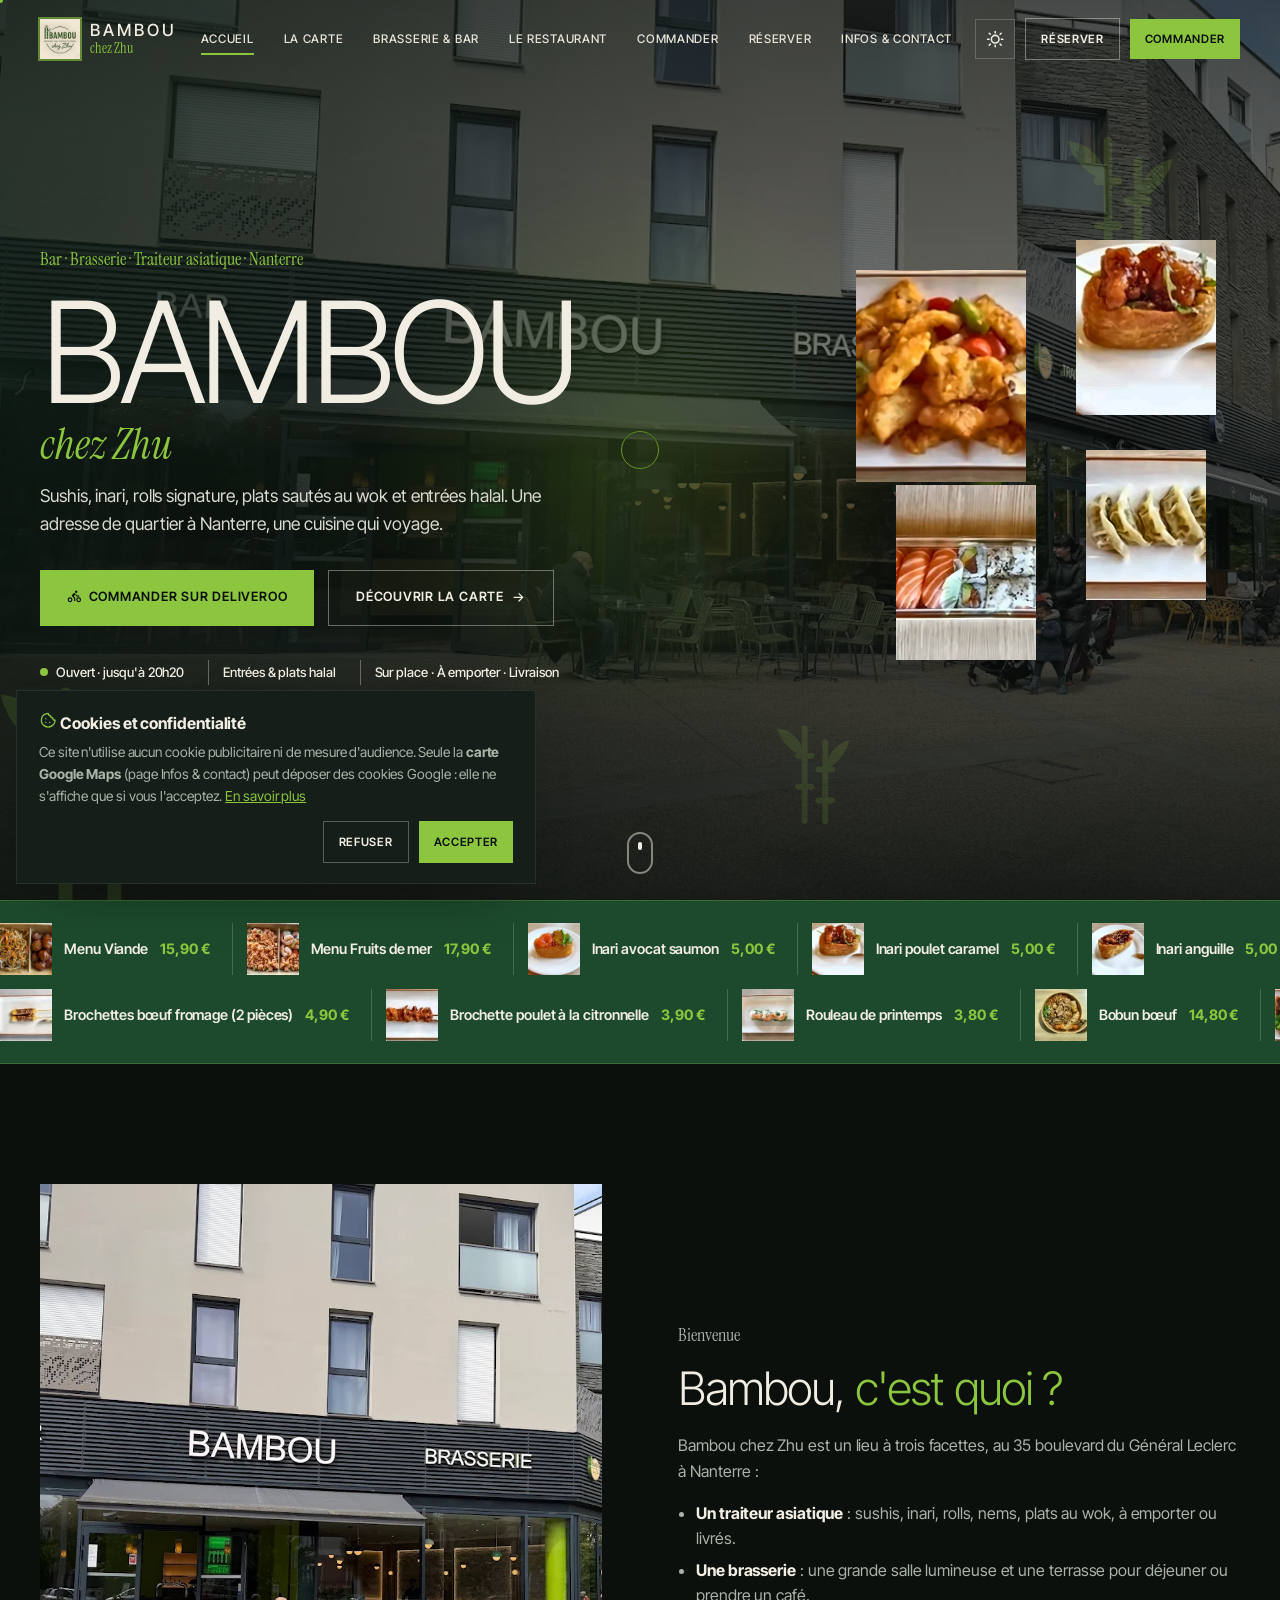
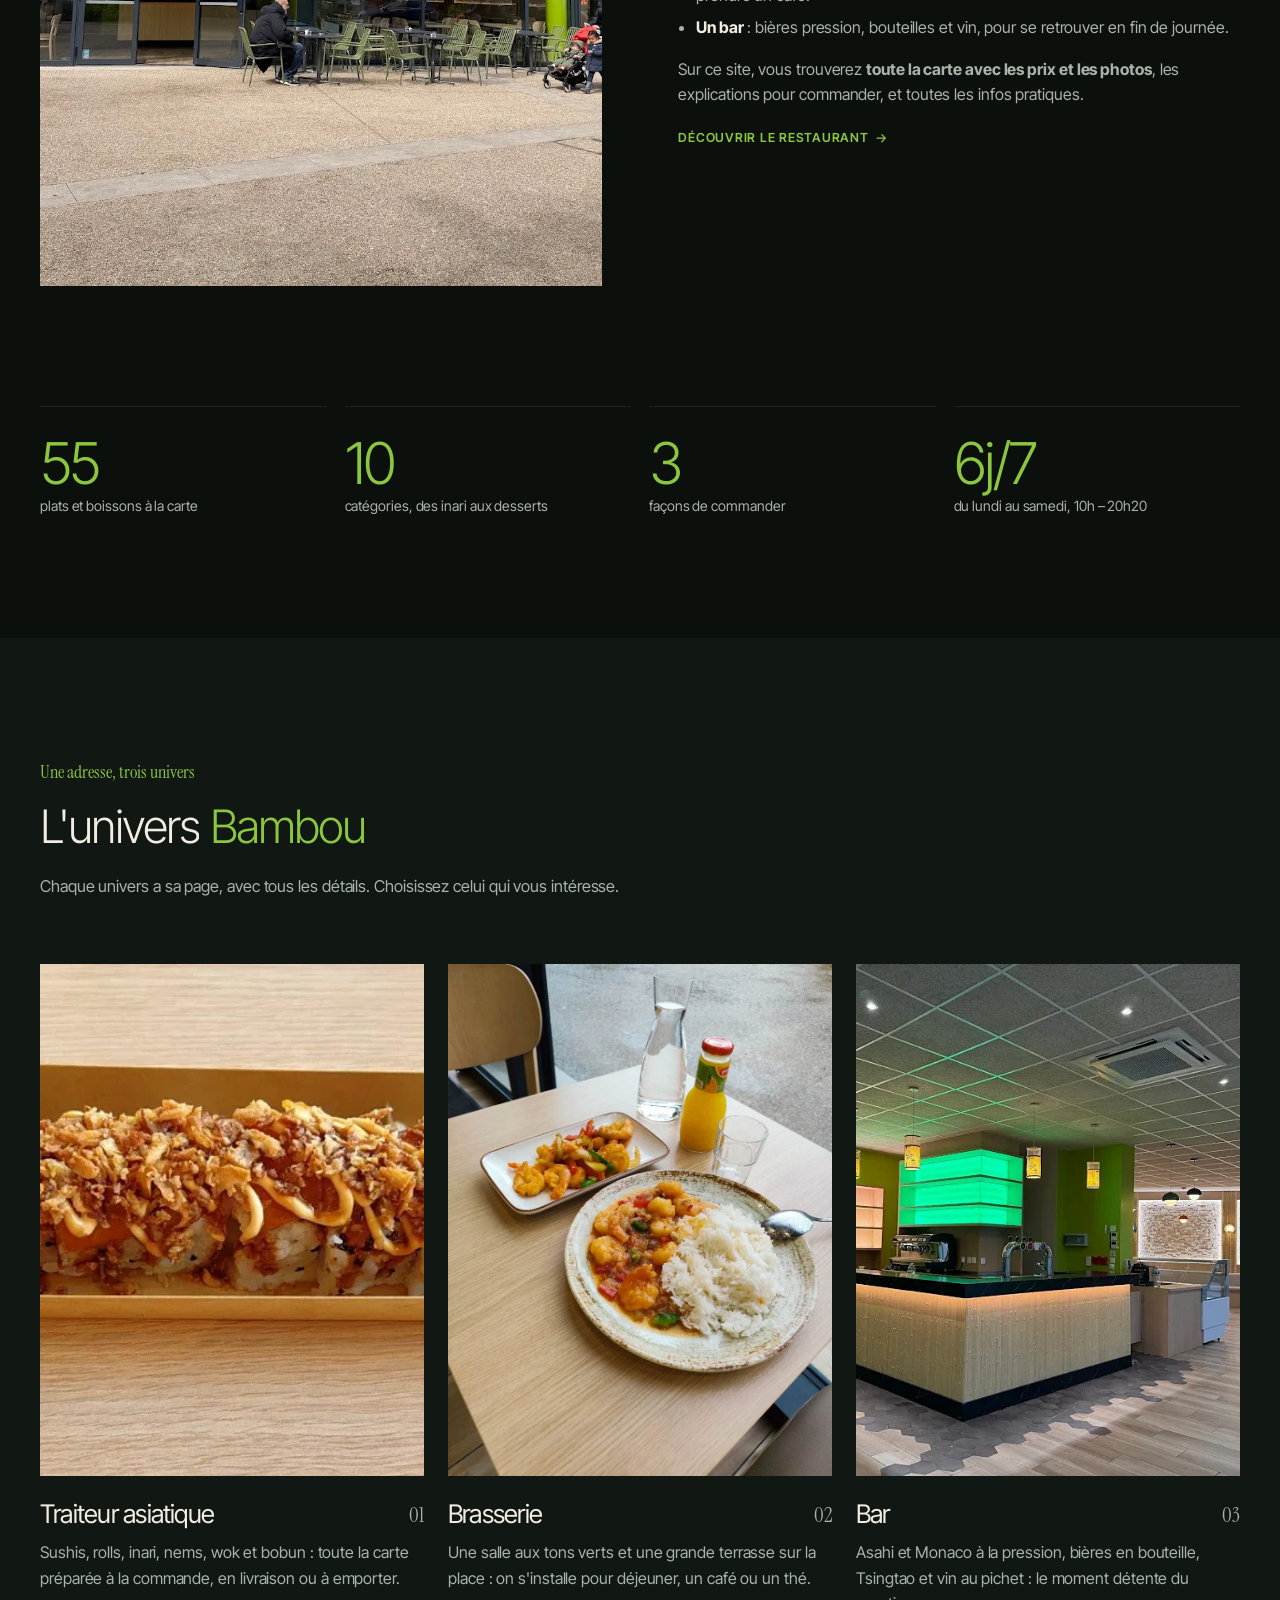
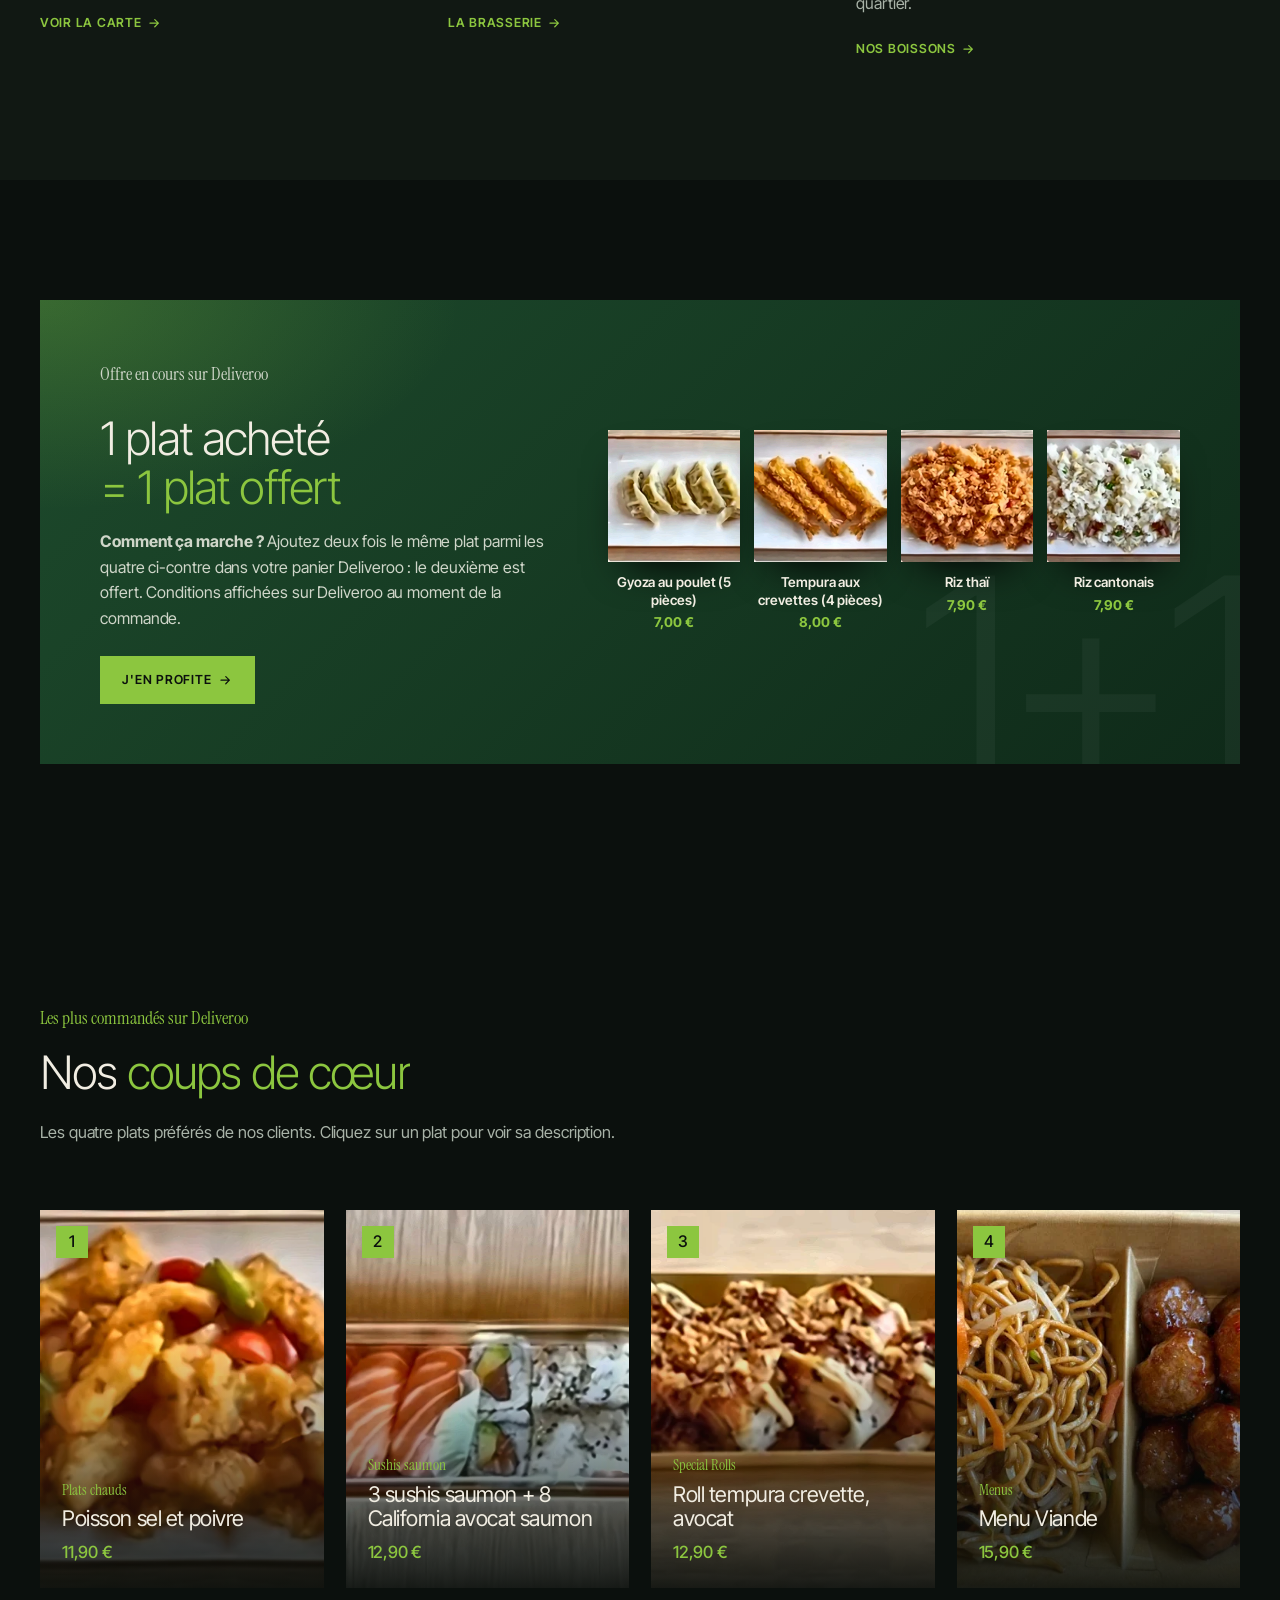
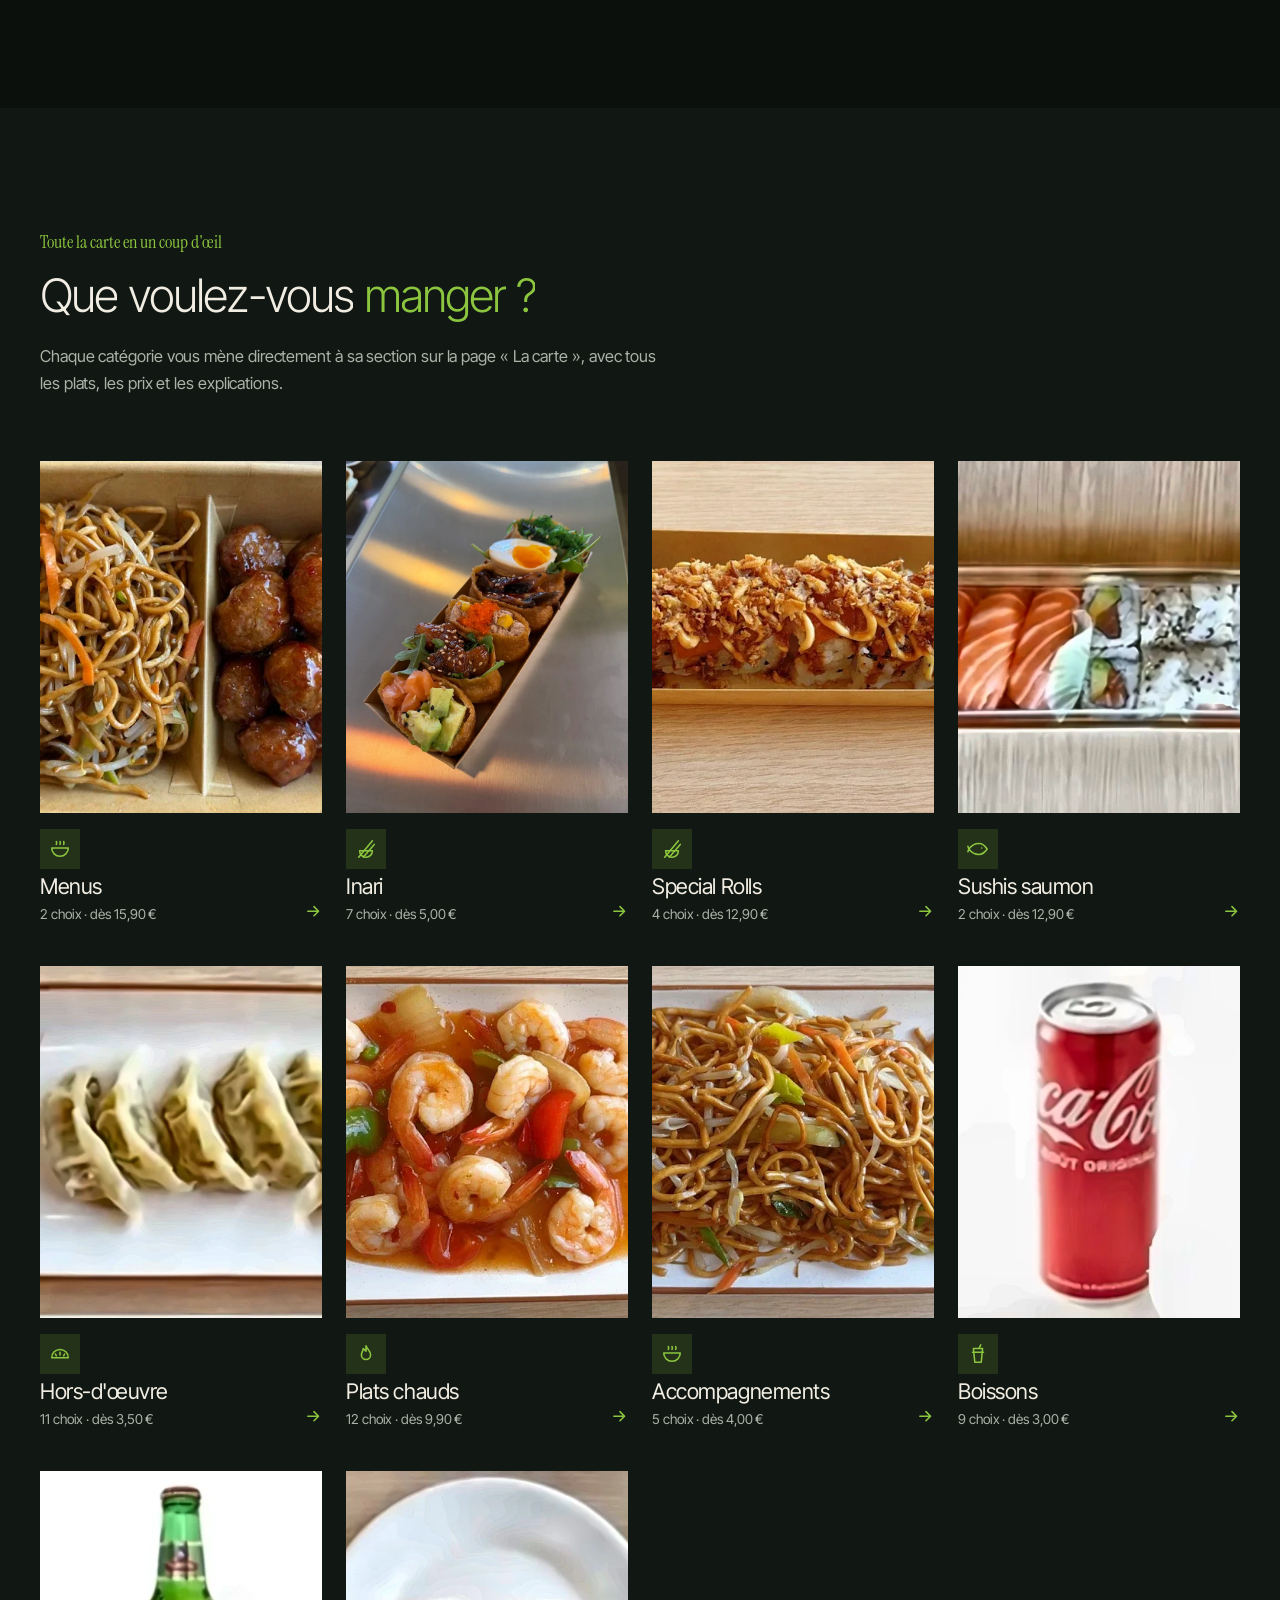
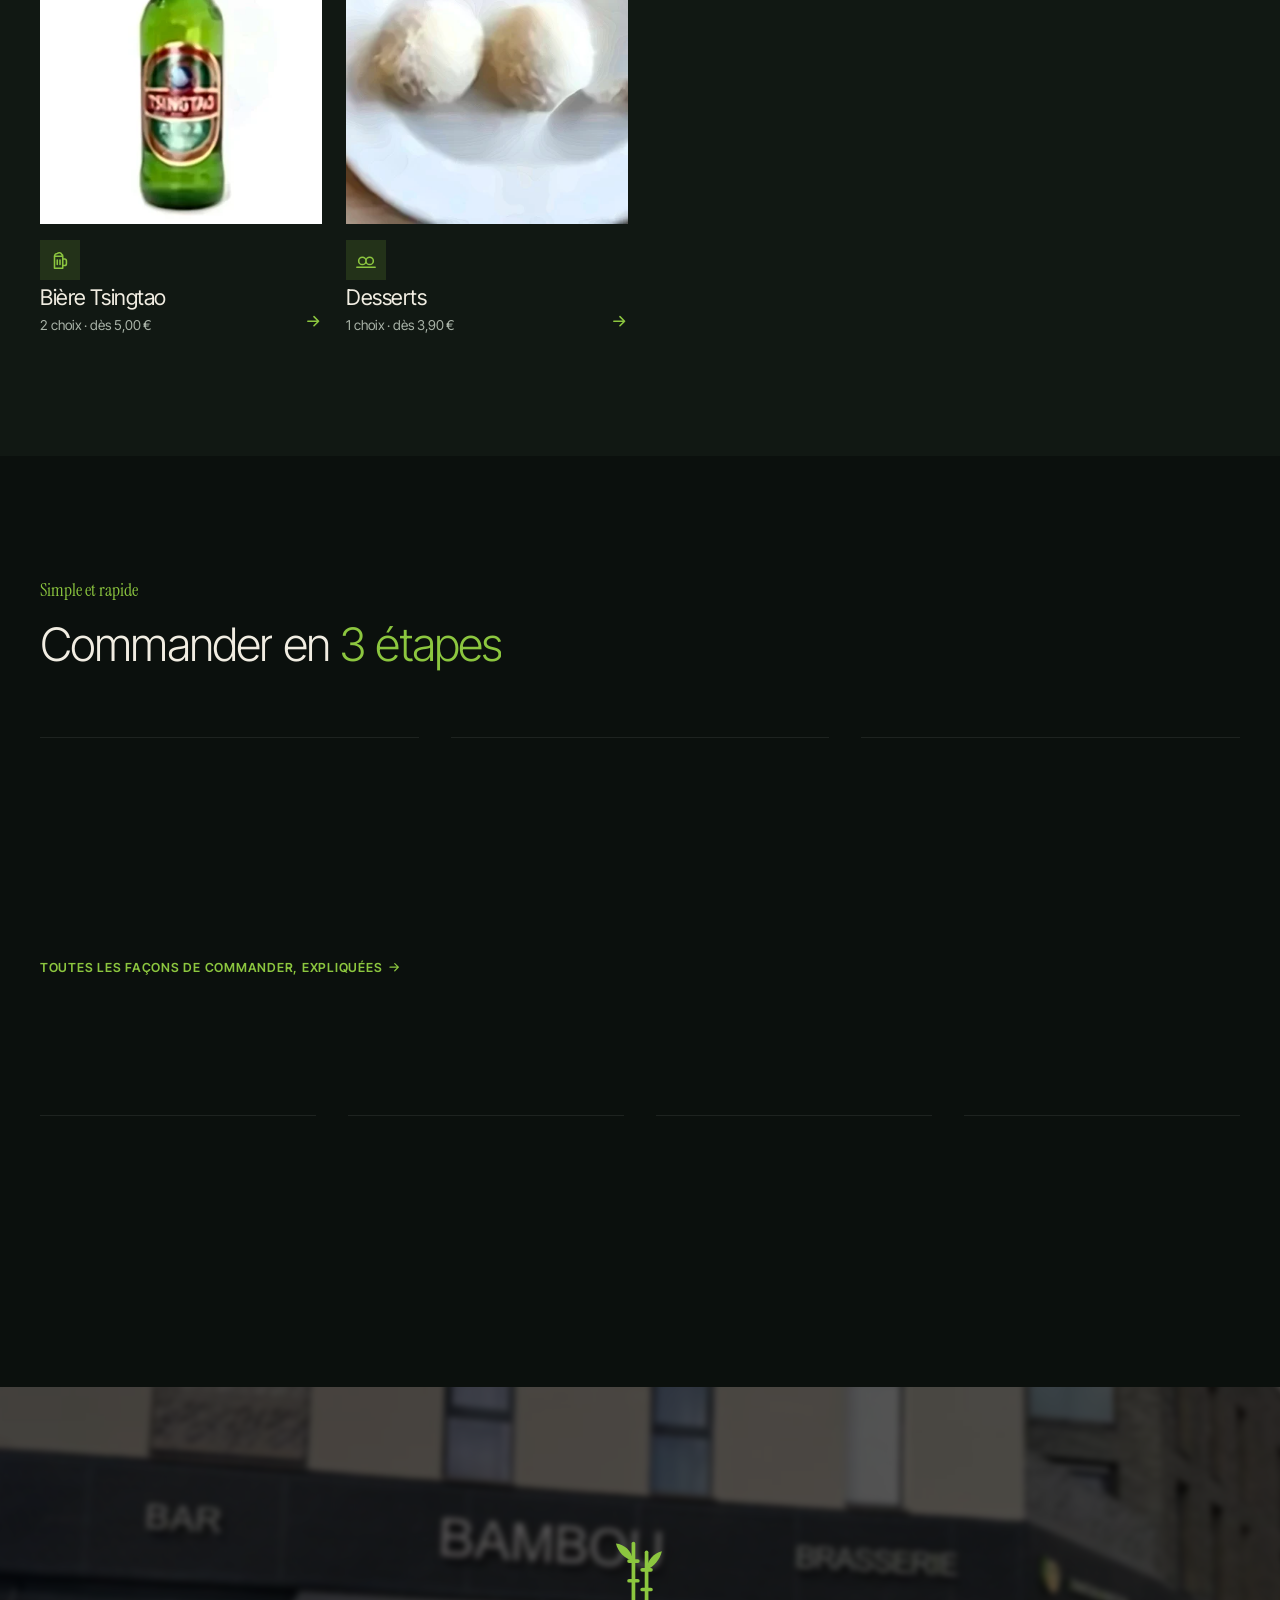
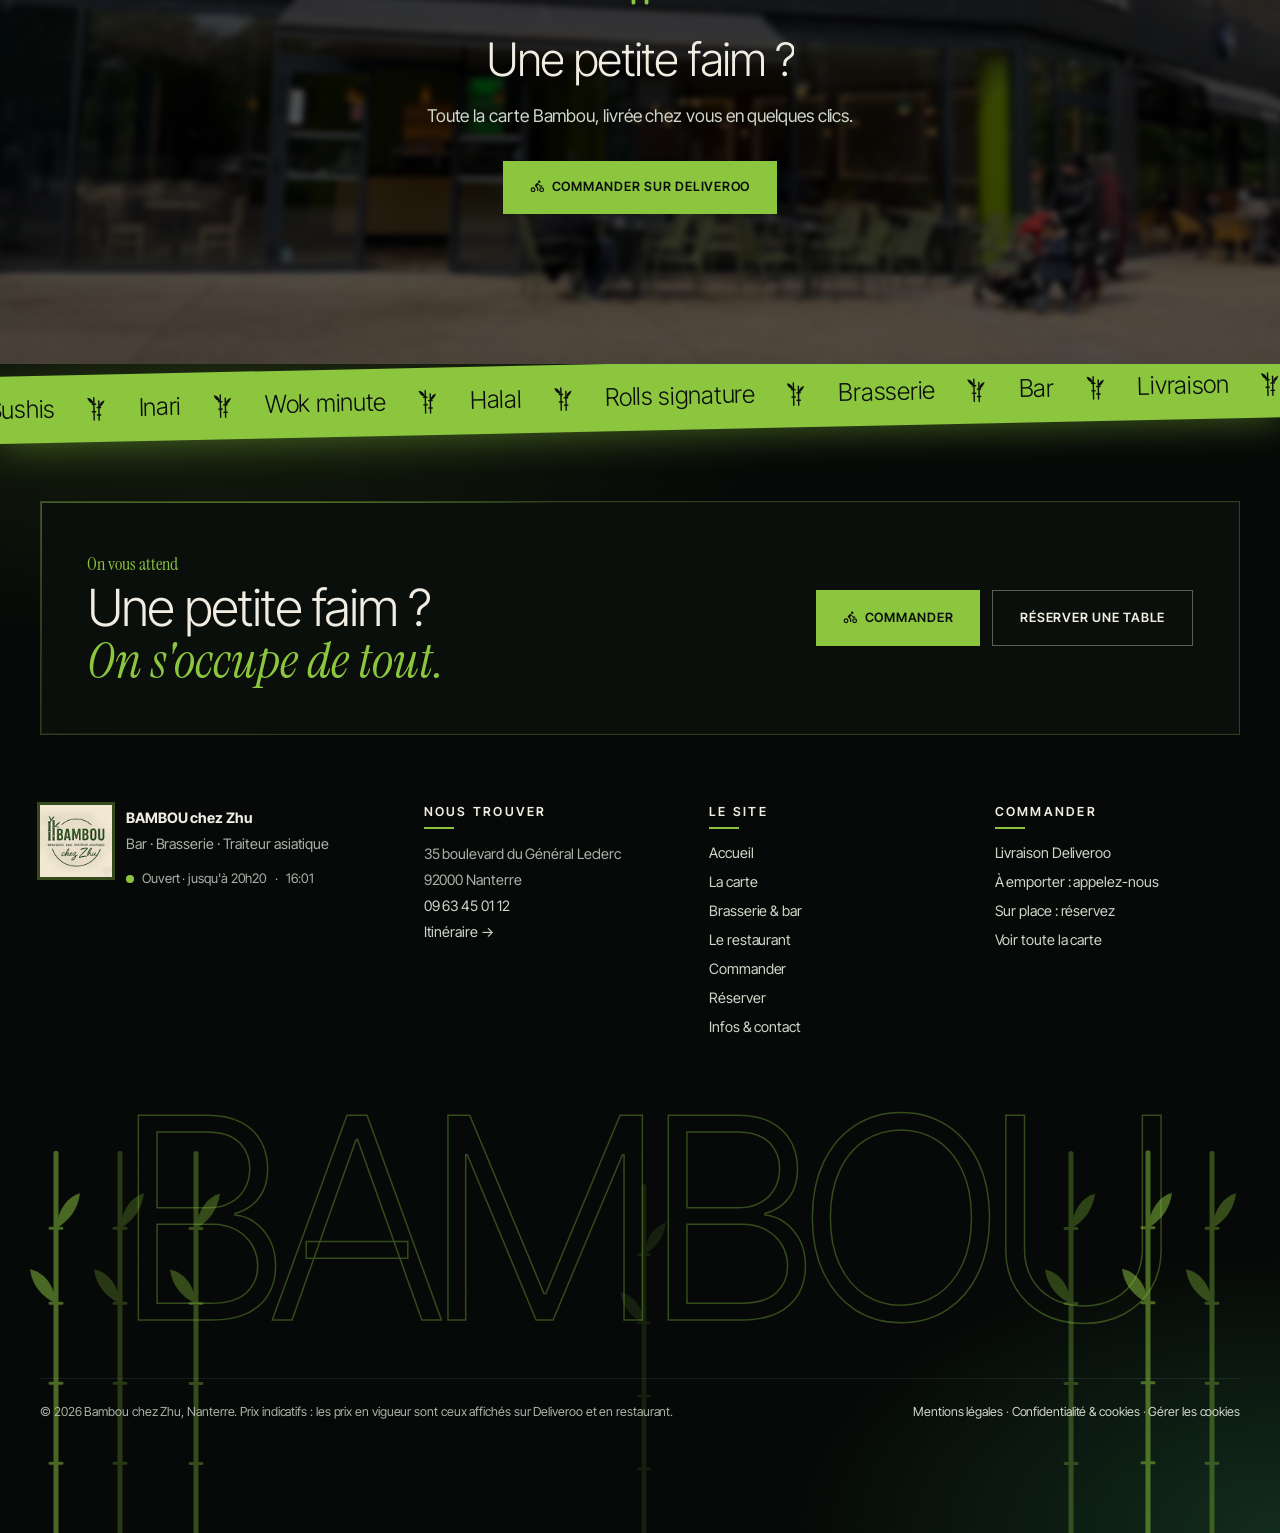
<file: index.html>
<!doctype html>
<html lang="fr" data-theme="dark">
<head>
  <meta charset="utf-8">
  <meta name="viewport" content="width=device-width, initial-scale=1">
  <title>Bambou chez Zhu · Bar, brasserie & traiteur asiatique à Nanterre</title>
  <meta name="description" content="Bambou chez Zhu : bar, brasserie et traiteur asiatique à Nanterre. Sushis, inari, rolls, plats au wok, entrées halal. Sur place, à emporter ou en livraison Deliveroo.">
  <meta name="theme-color" content="#0b100d">
  <link rel="icon" href="images/lieu/logo.png">
  <meta property="og:type" content="restaurant">
  <meta property="og:title" content="Bambou chez Zhu · Nanterre">
  <meta property="og:description" content="Cuisine asiatique, sushis, wok et brasserie. Commandez sur Deliveroo ou venez nous voir.">
  <meta property="og:image" content="images/lieu/facade.webp">
  <meta property="og:locale" content="fr_FR">
  <link rel="preconnect" href="https://fonts.googleapis.com">
  <link rel="preconnect" href="https://fonts.gstatic.com" crossorigin>
  <link href="https://fonts.googleapis.com/css2?family=Inter+Tight:wght@300;400;500;600&family=Instrument+Serif:ital@0;1&display=swap" rel="stylesheet">
  <link rel="stylesheet" href="css/style.css">
  <script type="application/ld+json">
  {
    "@context": "https://schema.org",
    "@type": "Restaurant",
    "name": "Bambou chez Zhu",
    "image": "images/lieu/facade.webp",
    "servesCuisine": ["Asiatique", "Chinois", "Japonais", "Sushi"],
    "telephone": "+33963450112",
    "address": { "@type": "PostalAddress", "streetAddress": "35 boulevard du Général Leclerc", "postalCode": "92000", "addressLocality": "Nanterre", "addressCountry": "FR" },
    "priceRange": "€",
    "openingHoursSpecification": [{ "@type": "OpeningHoursSpecification", "dayOfWeek": ["Monday","Tuesday","Wednesday","Thursday","Friday","Saturday"], "opens": "10:00", "closes": "20:20" }],
    "hasMenu": "https://deliveroo.fr/fr/menu/paris/nanterre-centre/bambou-nanterre"
  }
  </script>
</head>
<body data-page="accueil">

  <div class="loader" id="loader" aria-hidden="true">
    <div class="loader__mark">
      <svg viewBox="0 0 64 64" class="loader__bamboo"><use href="#bamboo"/></svg>
      <span>BAMBOU</span>
    </div>
  </div>

  <main>
    <!-- HERO -->
    <section class="hero" id="accueil">
      <div class="hero__bg" style="background-image:url('images/lieu/facade.webp')"></div>
      <div class="hero__veil"></div>
      <div class="hero__glow" id="glow"></div>
      <div class="hero__petals" id="petals" aria-hidden="true"></div>
      <div class="hero__leaves" aria-hidden="true">
        <svg viewBox="0 0 64 64"><use href="#bamboo"/></svg>
        <svg viewBox="0 0 64 64"><use href="#bamboo"/></svg>
        <svg viewBox="0 0 64 64"><use href="#bamboo"/></svg>
      </div>
      <div class="hero__content container">
        <p class="eyebrow reveal">Bar · Brasserie · Traiteur asiatique · Nanterre</p>
        <h1 class="hero__title">
          <span class="split">BAMBOU</span>
          <em class="reveal">chez Zhu</em>
        </h1>
        <p class="hero__lead reveal">Sushis, inari, rolls signature, plats sautés au wok et entrées halal. Une adresse de quartier à Nanterre, une cuisine qui voyage.</p>
        <div class="hero__cta reveal">
          <a class="btn btn--primary btn--lg js-deliveroo" href="#"><svg class="ico"><use href="#i-bike"/></svg> Commander sur Deliveroo</a>
          <a class="btn btn--ghost btn--lg" href="carte.html">Découvrir la carte <svg class="ico"><use href="#i-arrow"/></svg></a>
        </div>
        <ul class="hero__chips reveal">
          <li><span class="dot"></span> <span id="openStatus">Lun – sam · 10h – 20h20</span></li>
          <li>Entrées & plats halal</li>
          <li>Sur place · À emporter · Livraison</li>
        </ul>
      </div>
      <div class="hero__dishes" aria-hidden="true">
        <img src="images/poisson-sel-poivre.webp" alt="">
        <img src="images/inari-poulet-caramel.webp" alt="">
        <img src="images/sushi-3-saumon-8-california.webp" alt="">
        <img src="images/gyoza-poulet.webp" alt="">
      </div>
      <a href="#bienvenue" class="scroll-cue" aria-label="Défiler vers le bas"><span></span></a>
    </section>

    <section class="marquee" aria-label="Aperçu de nos plats">
      <div class="marquee__row" id="marqueeA"></div>
      <div class="marquee__row marquee__row--rev" id="marqueeB"></div>
    </section>

    <!-- BIENVENUE -->
    <section class="section" id="bienvenue">
      <div class="container split-block">
        <div class="split-block__media curtain"><img src="images/lieu/facade.webp" alt="La façade du Bambou et sa terrasse" loading="lazy"></div>
        <div class="split-block__text reveal">
          <p class="eyebrow">Bienvenue</p>
          <h2>Bambou, <span class="accent">c'est quoi&nbsp;?</span></h2>
          <p>Bambou chez Zhu est un lieu à trois facettes, au 35 boulevard du Général Leclerc à Nanterre :</p>
          <ul>
            <li><strong>Un traiteur asiatique</strong> : sushis, inari, rolls, nems, plats au wok, à emporter ou livrés.</li>
            <li><strong>Une brasserie</strong> : une grande salle lumineuse et une terrasse pour déjeuner ou prendre un café.</li>
            <li><strong>Un bar</strong> : bières pression, bouteilles et vin, pour se retrouver en fin de journée.</li>
          </ul>
          <p>Sur ce site, vous trouverez <strong>toute la carte avec les prix et les photos</strong>, les explications pour commander, et toutes les infos pratiques.</p>
          <a class="link" href="restaurant.html">Découvrir le restaurant <svg class="ico"><use href="#i-arrow"/></svg></a>
        </div>
      </div>
    </section>

    <!-- CHIFFRES -->
    <section class="section section--tight">
      <div class="container stats">
        <div class="stat reveal"><strong data-count="" class="js-count">55</strong><span>plats et boissons à la carte</span></div>
        <div class="stat reveal"><strong data-count="10">10</strong><span>catégories, des inari aux desserts</span></div>
        <div class="stat reveal"><strong data-count="3">3</strong><span>façons de commander</span></div>
        <div class="stat reveal"><strong>6j/7</strong><span>du lundi au samedi, 10h – 20h20</span></div>
      </div>
    </section>

    <!-- UNIVERS -->
    <section class="section section--alt univers" id="univers">
      <div class="container">
        <header class="section__head reveal">
          <p class="eyebrow">Une adresse, trois univers</p>
          <h2>L'univers <span class="accent">Bambou</span></h2>
          <p class="section__lead">Chaque univers a sa page, avec tous les détails. Choisissez celui qui vous intéresse.</p>
        </header>
        <div class="univers__grid">
          <article class="u-card reveal">
            <div class="u-card__media curtain"><img src="images/roll-avocat-thon-saumon.webp" alt="Roll avocat, thon cuit, saumon fumé" loading="lazy"></div>
            <div class="u-card__body">
              <span class="u-card__num">01</span>
              <h3>Traiteur asiatique</h3>
              <p>Sushis, rolls, inari, nems, wok et bobun : toute la carte préparée à la commande, en livraison ou à emporter.</p>
              <a class="link" href="carte.html">Voir la carte <svg class="ico"><use href="#i-arrow"/></svg></a>
            </div>
          </article>
          <article class="u-card reveal">
            <div class="u-card__media curtain"><img src="images/lieu/sur-place.webp" alt="Un repas servi à table en salle" loading="lazy"></div>
            <div class="u-card__body">
              <span class="u-card__num">02</span>
              <h3>Brasserie</h3>
              <p>Une salle aux tons verts et une grande terrasse sur la place : on s'installe pour déjeuner, un café ou un thé.</p>
              <a class="link" href="brasserie.html">La brasserie <svg class="ico"><use href="#i-arrow"/></svg></a>
            </div>
          </article>
          <article class="u-card reveal">
            <div class="u-card__media curtain"><img src="images/lieu/salle.webp" alt="Le comptoir du bar, éclairé en vert" loading="lazy"></div>
            <div class="u-card__body">
              <span class="u-card__num">03</span>
              <h3>Bar</h3>
              <p>Asahi et Monaco à la pression, bières en bouteille, Tsingtao et vin au pichet : le moment détente du quartier.</p>
              <a class="link" href="brasserie.html#boissons">Nos boissons <svg class="ico"><use href="#i-arrow"/></svg></a>
            </div>
          </article>
        </div>
      </div>
    </section>

    <!-- OFFRE -->
    <section class="section offer">
      <div class="container offer__inner reveal">
        <div class="offer__text">
          <p class="eyebrow">Offre en cours sur Deliveroo</p>
          <h2 class="no-words">1 plat acheté<br><span class="accent">= 1 plat offert</span></h2>
          <p><strong>Comment ça marche ?</strong> Ajoutez deux fois le même plat parmi les quatre ci-contre dans votre panier Deliveroo : le deuxième est offert. Conditions affichées sur Deliveroo au moment de la commande.</p>
          <a class="btn btn--primary js-deliveroo" href="#">J'en profite <svg class="ico"><use href="#i-arrow"/></svg></a>
        </div>
        <div class="offer__plates" id="offerPlates"></div>
      </div>
    </section>

    <!-- COUPS DE CŒUR -->
    <section class="section">
      <div class="container">
        <header class="section__head reveal">
          <p class="eyebrow">Les plus commandés sur Deliveroo</p>
          <h2>Nos <span class="accent">coups de cœur</span></h2>
          <p class="section__lead">Les quatre plats préférés de nos clients. Cliquez sur un plat pour voir sa description.</p>
        </header>
        <div class="favoris__grid" id="favoris"></div>
      </div>
    </section>

    <!-- CATÉGORIES -->
    <section class="section section--alt">
      <div class="container">
        <header class="section__head reveal">
          <p class="eyebrow">Toute la carte en un coup d'œil</p>
          <h2>Que voulez-vous <span class="accent">manger&nbsp;?</span></h2>
          <p class="section__lead">Chaque catégorie vous mène directement à sa section sur la page « La carte », avec tous les plats, les prix et les explications.</p>
        </header>
        <div class="cat-grid" id="catPreview"></div>
      </div>
    </section>

    <!-- COMMENT COMMANDER -->
    <section class="section">
      <div class="container">
        <header class="section__head reveal">
          <p class="eyebrow">Simple et rapide</p>
          <h2>Commander en <span class="accent">3 étapes</span></h2>
        </header>
        <div class="steps">
          <div class="step reveal"><div class="step__ico"><svg class="ico"><use href="#i-search"/></svg></div><h3>Choisissez</h3><p>Parcourez la carte sur ce site : photos, prix, descriptions et repères (halal, épicé, végétarien).</p></div>
          <div class="step reveal"><div class="step__ico"><svg class="ico"><use href="#i-bike"/></svg></div><h3>Commandez</h3><p>Cliquez sur « Commander » : vous arrivez sur notre page Deliveroo, où vous ajoutez vos plats au panier et payez.</p></div>
          <div class="step reveal"><div class="step__ico"><svg class="ico"><use href="#i-bag"/></svg></div><h3>Régalez-vous</h3><p>Nous préparons tout à la commande, un livreur vous l'apporte. Vous pouvez aussi passer le récupérer, ou manger sur place.</p></div>
        </div>
        <p class="mt"><a class="link" href="commander.html">Toutes les façons de commander, expliquées <svg class="ico"><use href="#i-arrow"/></svg></a></p>
      </div>
    </section>

    <!-- POURQUOI -->
    <section class="section section--tight pourquoi">
      <div class="container">
        <div class="pourquoi__grid">
          <div class="p-item reveal"><span class="p-item__ico"><svg class="ico"><use href="#i-shield"/></svg></span><h3>Halal</h3><p>Hors-d'œuvre et plats chauds préparés avec des viandes halal.</p></div>
          <div class="p-item reveal"><span class="p-item__ico"><svg class="ico"><use href="#i-flame"/></svg></span><h3>Wok minute</h3><p>Chaque plat chaud est sauté à la commande, pour un croquant intact.</p></div>
          <div class="p-item reveal"><span class="p-item__ico"><svg class="ico"><use href="#i-chopsticks"/></svg></span><h3>Large choix</h3><p>Inari, rolls signature, sushis, entrées, wok : il y en a pour toutes les envies.</p></div>
          <div class="p-item reveal"><span class="p-item__ico"><svg class="ico"><use href="#i-bike"/></svg></span><h3>Livré chez vous</h3><p>Toute la carte disponible en livraison avec Deliveroo.</p></div>
        </div>
      </div>
    </section>

    <!-- APPEL FINAL -->
    <section class="final">
      <div class="final__bg" style="background-image:url('images/lieu/facade.webp')"></div>
      <div class="container final__inner reveal">
        <svg class="final__bamboo" viewBox="0 0 64 64"><use href="#bamboo"/></svg>
        <h2>Une petite faim&nbsp;?</h2>
        <p>Toute la carte Bambou, livrée chez vous en quelques clics.</p>
        <a class="btn btn--primary btn--lg js-deliveroo" href="#"><svg class="ico"><use href="#i-bike"/></svg> Commander sur Deliveroo</a>
      </div>
    </section>
  </main>

  <script src="js/data.js"></script>
  <script src="js/layout.js"></script>
  <script src="js/main.js"></script>
</body>
</html>
</file>
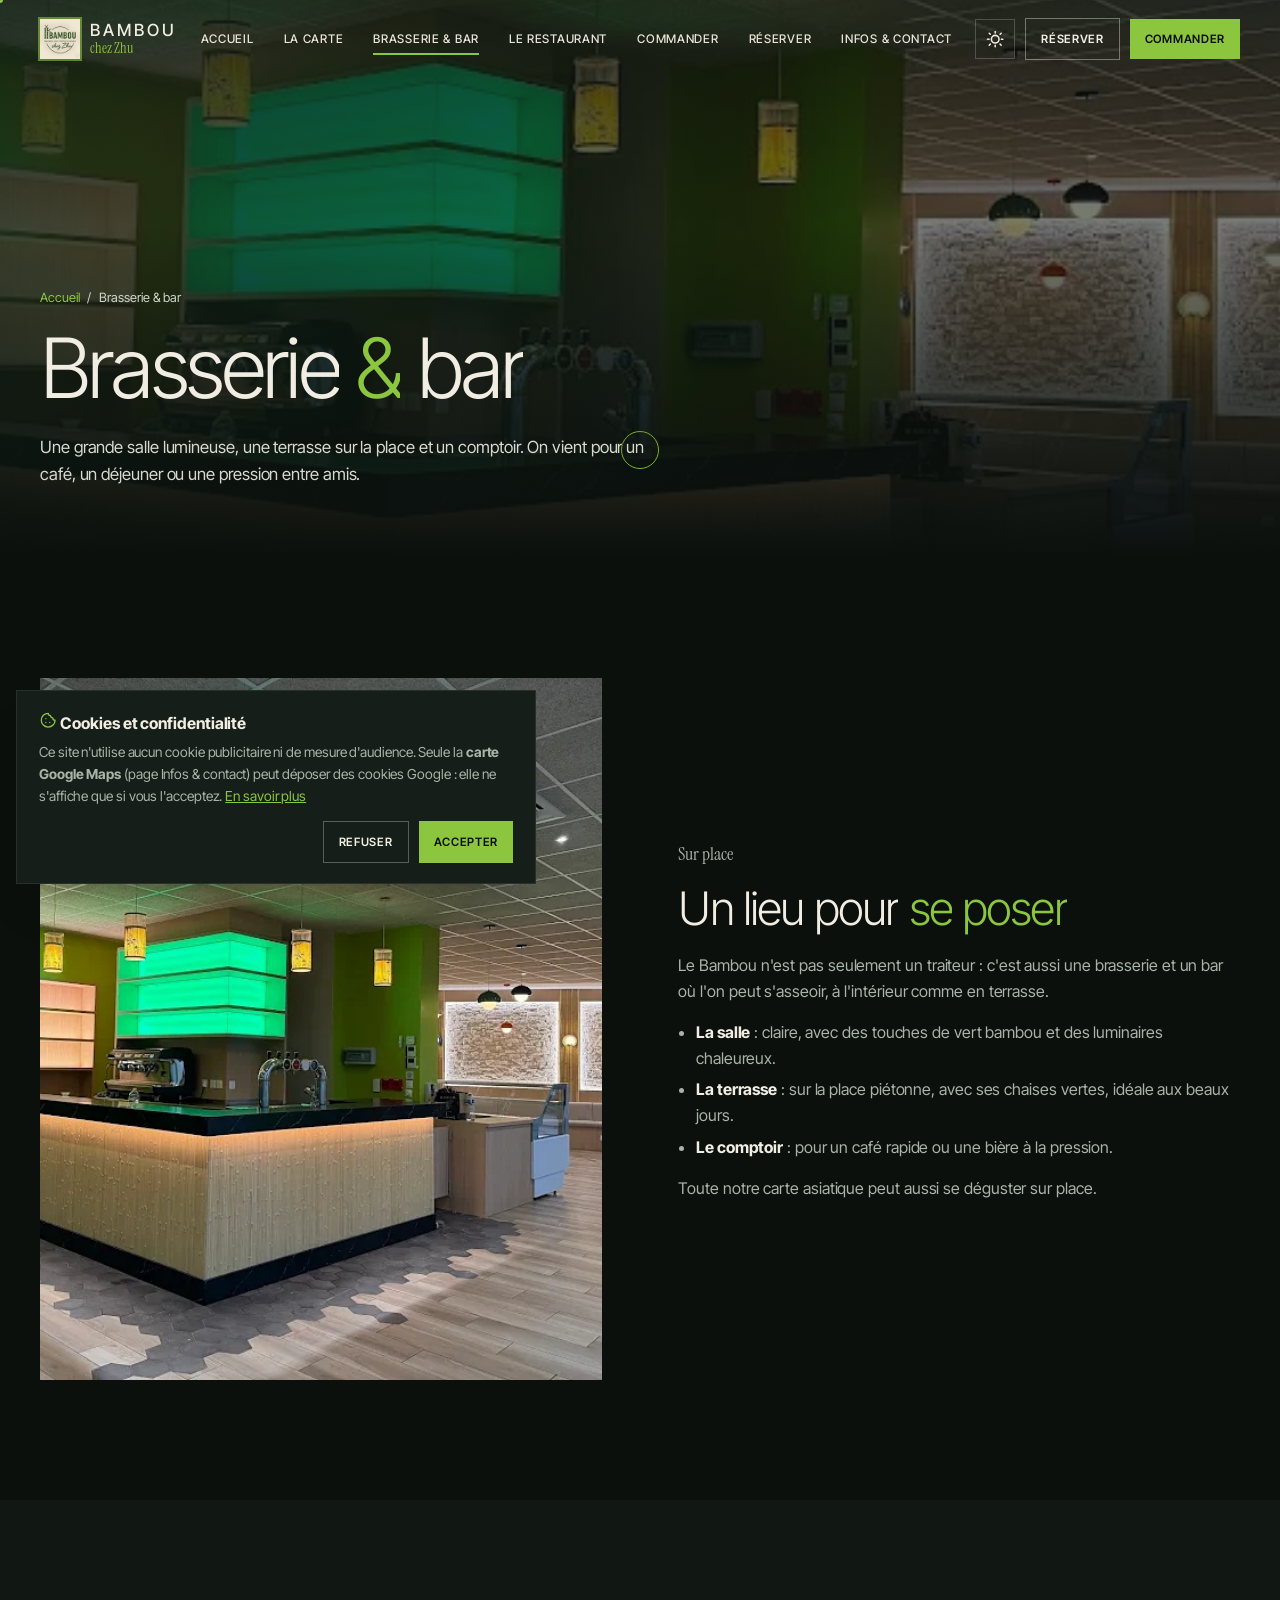
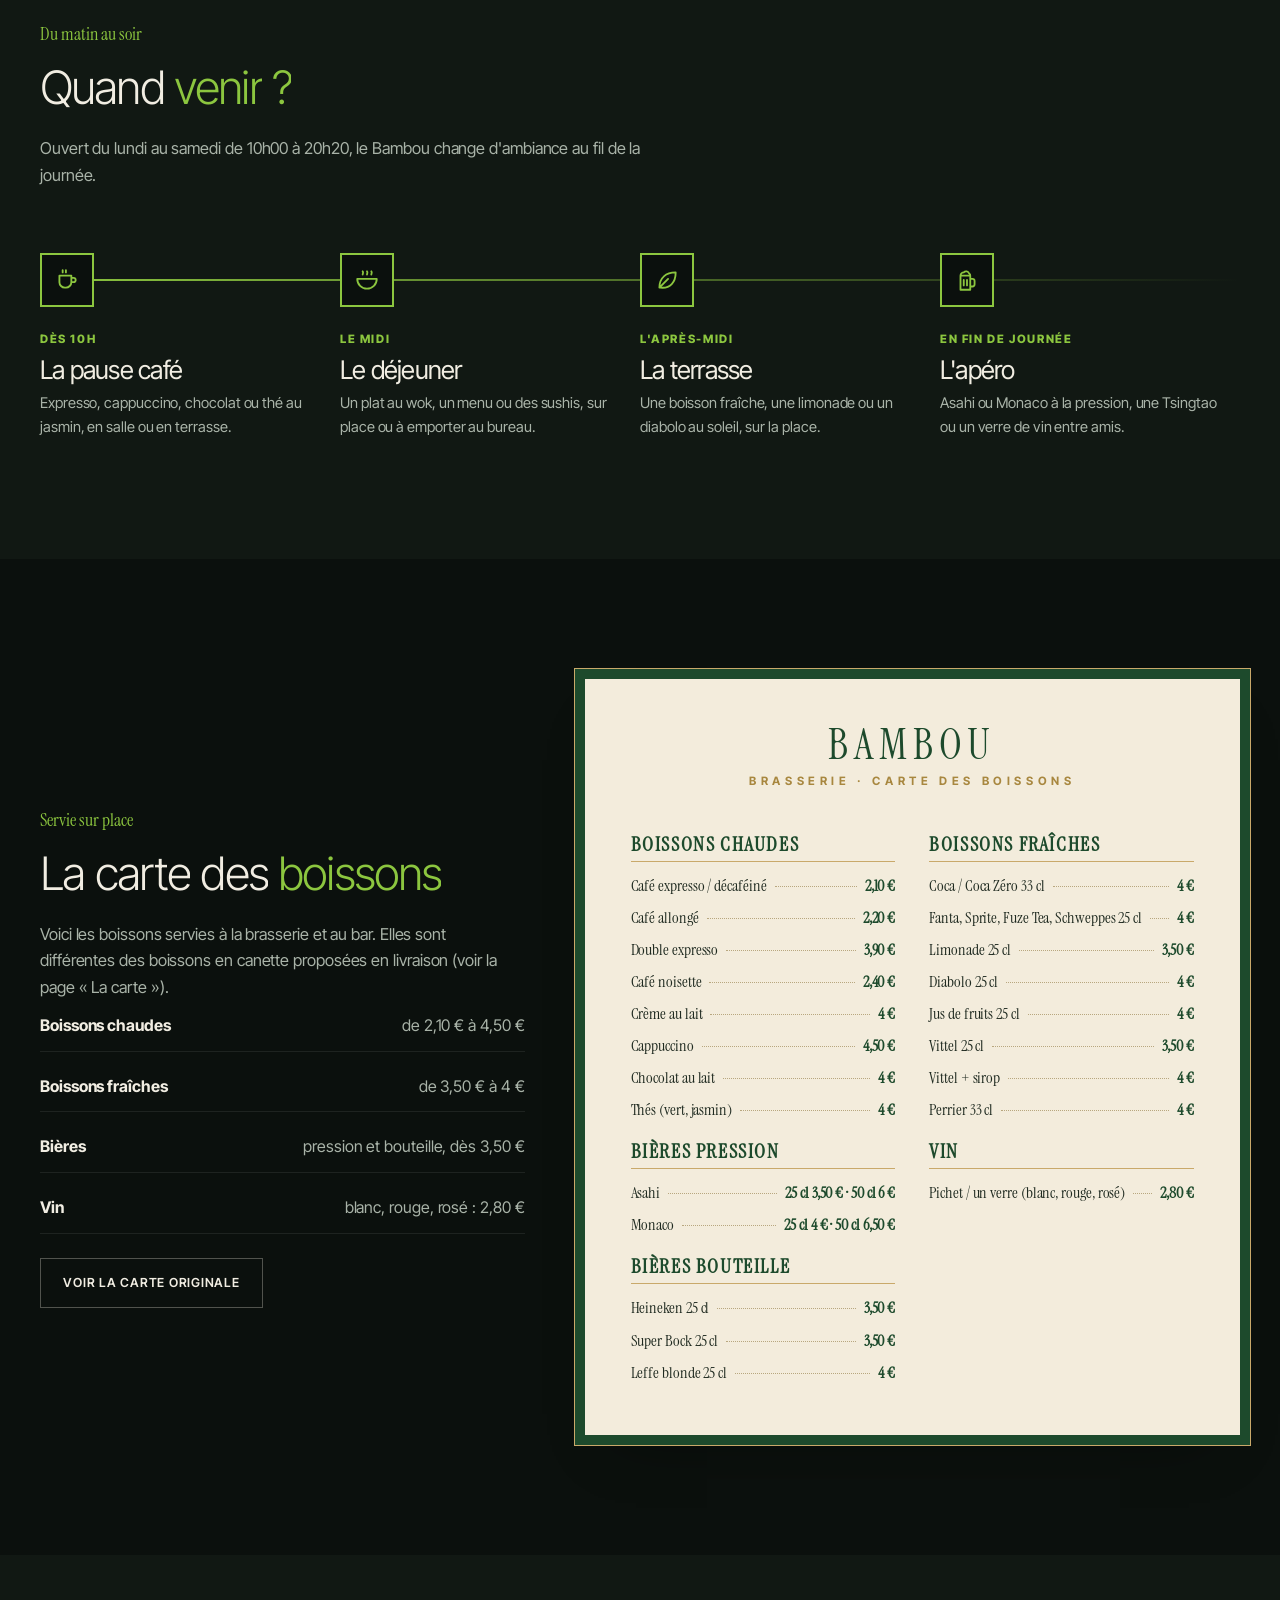
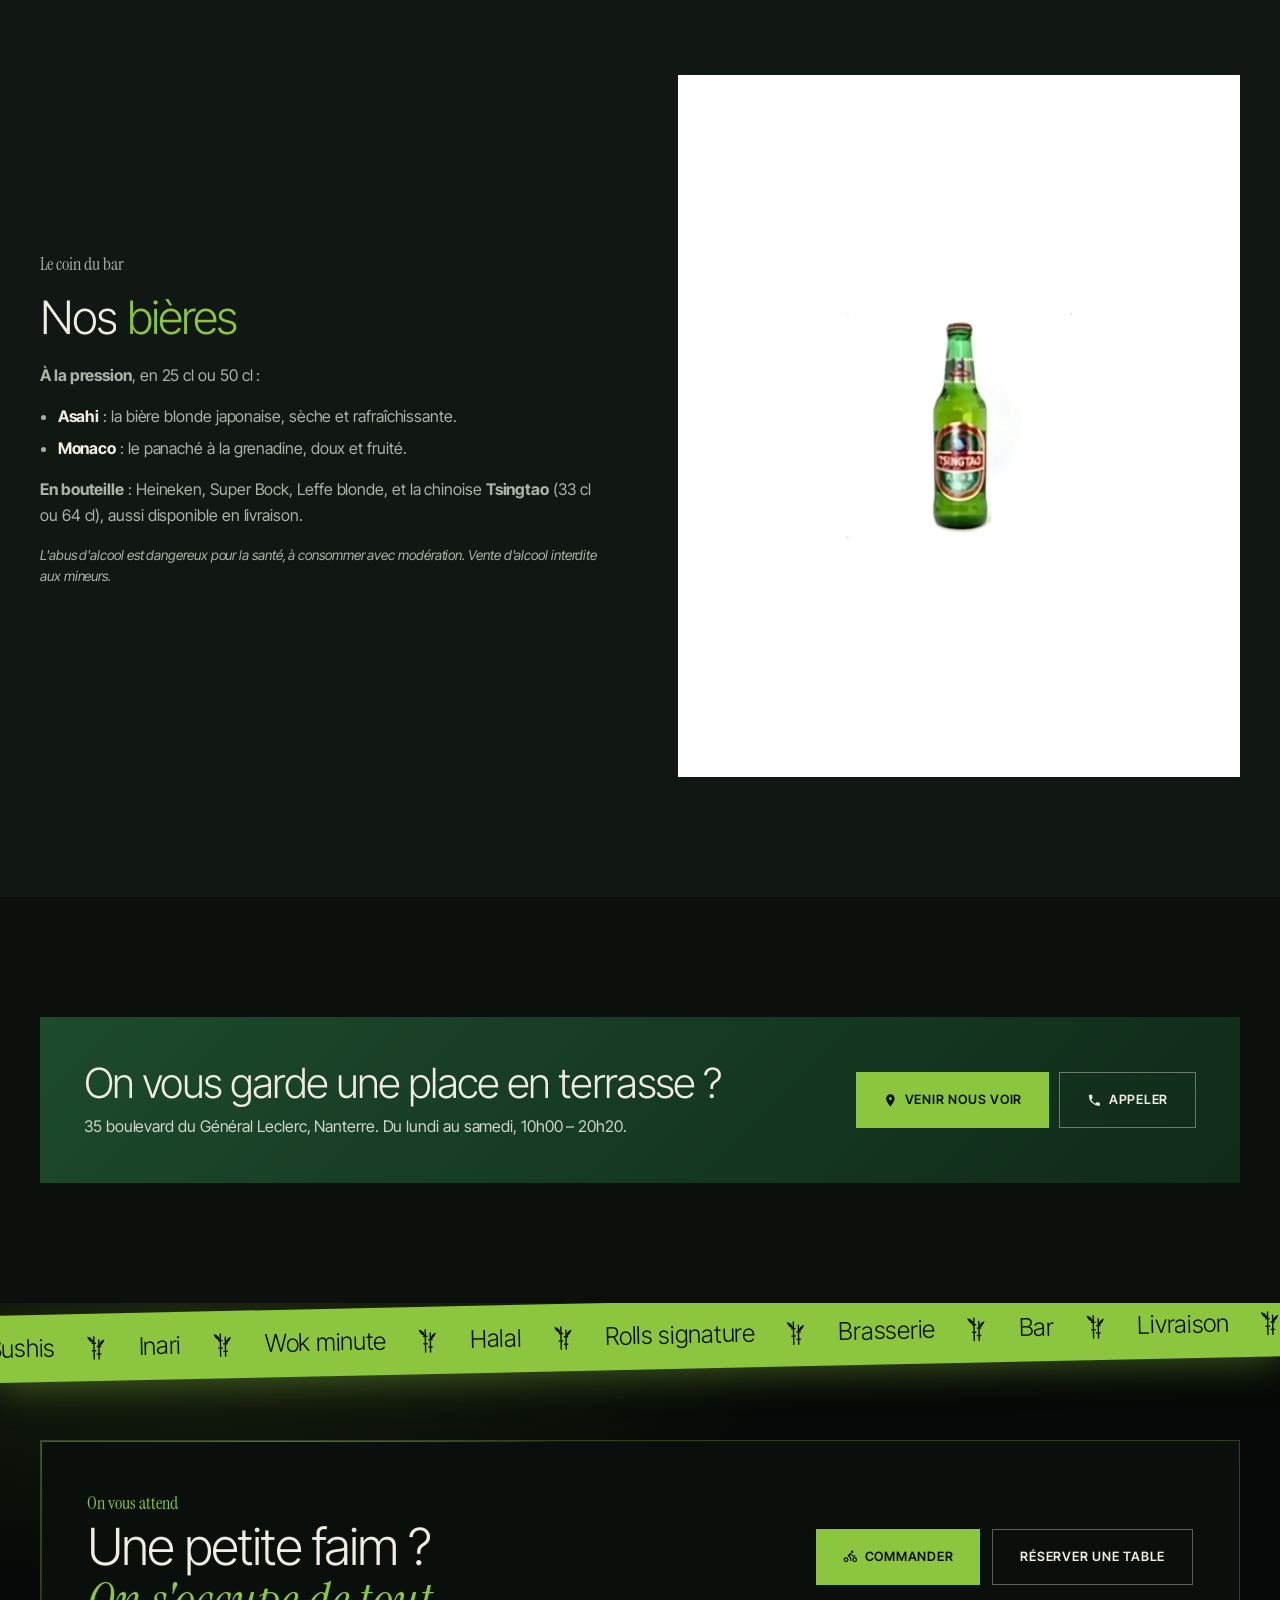
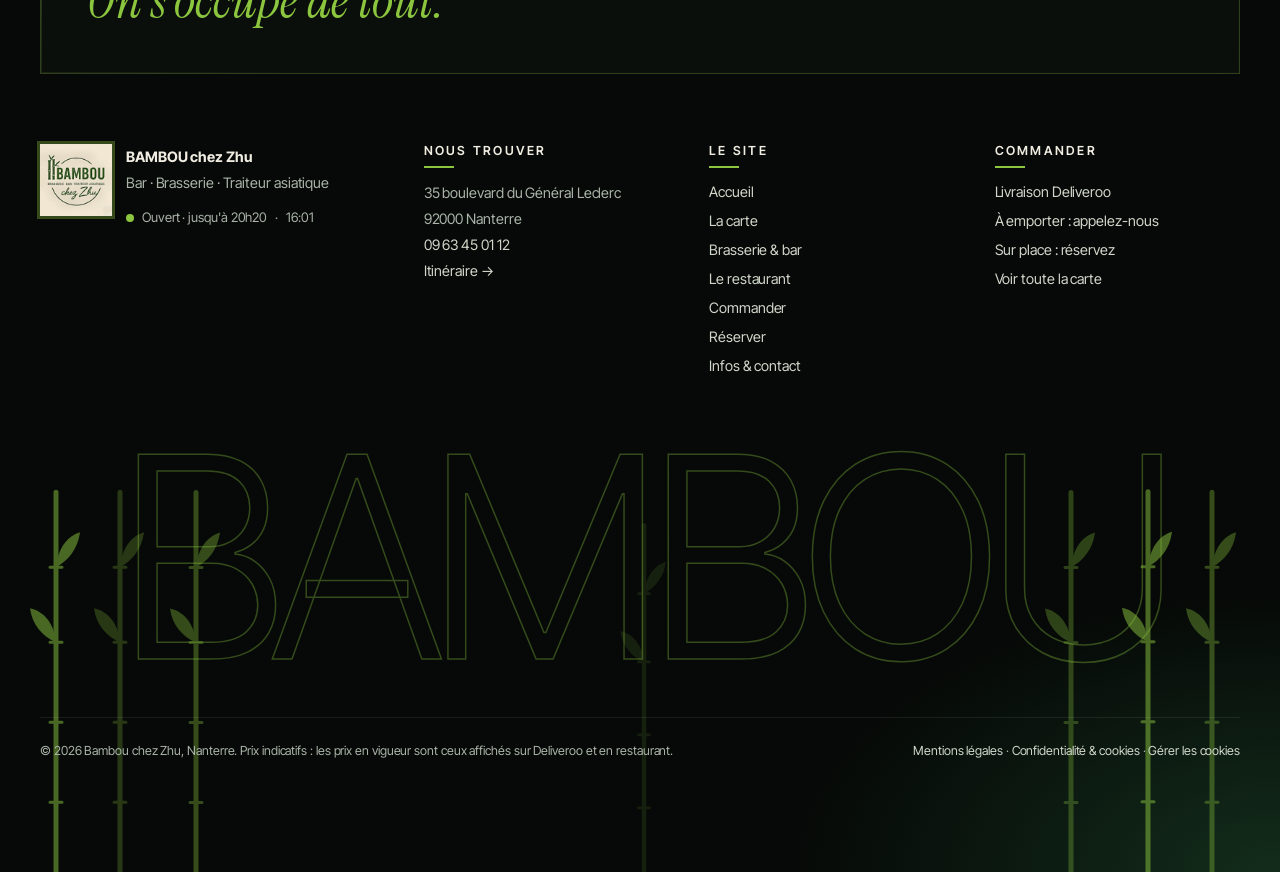
<file: brasserie.html>
<!doctype html>
<html lang="fr" data-theme="dark">
<head>
  <meta charset="utf-8">
  <meta name="viewport" content="width=device-width, initial-scale=1">
  <title>Brasserie & bar · Bambou chez Zhu, Nanterre</title>
  <meta name="description" content="La brasserie et le bar Bambou à Nanterre : café, thé, boissons fraîches, bières pression Asahi et Monaco, bières bouteille et vin. Salle lumineuse et terrasse sur la place.">
  <meta name="theme-color" content="#0b100d">
  <link rel="icon" href="images/lieu/logo.png">
  <meta property="og:title" content="Brasserie & bar · Bambou chez Zhu">
  <meta property="og:image" content="images/lieu/facade.webp">
  <link rel="preconnect" href="https://fonts.googleapis.com">
  <link rel="preconnect" href="https://fonts.gstatic.com" crossorigin>
  <link href="https://fonts.googleapis.com/css2?family=Inter+Tight:wght@300;400;500;600&family=Instrument+Serif:ital@0;1&display=swap" rel="stylesheet">
  <link rel="stylesheet" href="css/style.css">
</head>
<body data-page="brasserie">
  <main>
    <section class="page-hero">
      <div class="page-hero__bg" style="background-image:url('images/lieu/salle.webp')"></div>
      <div class="container">
        <nav class="crumbs" aria-label="Fil d'Ariane"><a href="index.html">Accueil</a> / <span>Brasserie & bar</span></nav>
        <h1>Brasserie <span class="accent">&</span> bar</h1>
        <p class="lead">Une grande salle lumineuse, une terrasse sur la place et un comptoir. On vient pour un café, un déjeuner ou une pression entre amis.</p>
      </div>
    </section>

    <!-- EXPLICATION -->
    <section class="section">
      <div class="container split-block">
        <div class="split-block__media curtain"><img src="images/lieu/salle.webp" alt="Le comptoir vert et lumineux de la brasserie" loading="lazy"></div>
        <div class="split-block__text reveal">
          <p class="eyebrow">Sur place</p>
          <h2>Un lieu pour <span class="accent">se poser</span></h2>
          <p>Le Bambou n'est pas seulement un traiteur : c'est aussi une brasserie et un bar où l'on peut s'asseoir, à l'intérieur comme en terrasse.</p>
          <ul>
            <li><strong>La salle</strong> : claire, avec des touches de vert bambou et des luminaires chaleureux.</li>
            <li><strong>La terrasse</strong> : sur la place piétonne, avec ses chaises vertes, idéale aux beaux jours.</li>
            <li><strong>Le comptoir</strong> : pour un café rapide ou une bière à la pression.</li>
          </ul>
          <p>Toute notre carte asiatique peut aussi se déguster sur place.</p>
        </div>
      </div>
    </section>

    <!-- MOMENTS -->
    <section class="section section--alt">
      <div class="container">
        <header class="section__head reveal">
          <p class="eyebrow">Du matin au soir</p>
          <h2>Quand <span class="accent">venir&nbsp;?</span></h2>
          <p class="section__lead">Ouvert du lundi au samedi de 10h00 à 20h20, le Bambou change d'ambiance au fil de la journée.</p>
        </header>
        <div class="timeline">
          <div class="tl reveal"><div class="tl__dot"><svg class="ico"><use href="#i-coffee"/></svg></div><small>Dès 10h</small><h3>La pause café</h3><p>Expresso, cappuccino, chocolat ou thé au jasmin, en salle ou en terrasse.</p></div>
          <div class="tl reveal"><div class="tl__dot"><svg class="ico"><use href="#i-bowl"/></svg></div><small>Le midi</small><h3>Le déjeuner</h3><p>Un plat au wok, un menu ou des sushis, sur place ou à emporter au bureau.</p></div>
          <div class="tl reveal"><div class="tl__dot"><svg class="ico"><use href="#i-leaf"/></svg></div><small>L'après-midi</small><h3>La terrasse</h3><p>Une boisson fraîche, une limonade ou un diabolo au soleil, sur la place.</p></div>
          <div class="tl reveal"><div class="tl__dot"><svg class="ico"><use href="#i-beer"/></svg></div><small>En fin de journée</small><h3>L'apéro</h3><p>Asahi ou Monaco à la pression, une Tsingtao ou un verre de vin entre amis.</p></div>
        </div>
      </div>
    </section>

    <!-- CARTE DES BOISSONS -->
    <section class="section brasserie" id="boissons">
      <div class="container brasserie__inner">
        <div class="brasserie__text reveal">
          <p class="eyebrow">Servie sur place</p>
          <h2>La carte des <span class="accent">boissons</span></h2>
          <p class="section__lead">Voici les boissons servies à la brasserie et au bar. Elles sont différentes des boissons en canette proposées en livraison (voir la page « La carte »).</p>
          <ul class="lieu__facts">
            <li><strong>Boissons chaudes</strong><span>de 2,10 € à 4,50 €</span></li>
            <li><strong>Boissons fraîches</strong><span>de 3,50 € à 4 €</span></li>
            <li><strong>Bières</strong><span>pression et bouteille, dès 3,50 €</span></li>
            <li><strong>Vin</strong><span>blanc, rouge, rosé : 2,80 €</span></li>
          </ul>
          <button class="btn btn--ghost" id="openPoster" style="margin-top:24px">Voir la carte originale</button>
        </div>
        <div class="menu-card reveal" id="menuCard"></div>
      </div>
    </section>

    <!-- BIÈRES -->
    <section class="section section--alt">
      <div class="container split-block split-block--rev">
        <div class="split-block__media curtain" style="background:#fff"><img src="images/biere-tsingtao.webp" alt="Bière Tsingtao" loading="lazy" style="object-fit:contain;padding:22% 30%"></div>
        <div class="split-block__text reveal">
          <p class="eyebrow">Le coin du bar</p>
          <h2>Nos <span class="accent">bières</span></h2>
          <p><strong>À la pression</strong>, en 25 cl ou 50 cl :</p>
          <ul>
            <li><strong>Asahi</strong> : la bière blonde japonaise, sèche et rafraîchissante.</li>
            <li><strong>Monaco</strong> : le panaché à la grenadine, doux et fruité.</li>
          </ul>
          <p><strong>En bouteille</strong> : Heineken, Super Bock, Leffe blonde, et la chinoise <strong>Tsingtao</strong> (33 cl ou 64 cl), aussi disponible en livraison.</p>
          <p class="note">L'abus d'alcool est dangereux pour la santé, à consommer avec modération. Vente d'alcool interdite aux mineurs.</p>
        </div>
      </div>
    </section>

    <section class="section">
      <div class="container">
        <div class="cta-band reveal">
          <div><h2 class="no-words">On vous garde une place en terrasse&nbsp;?</h2><p>35 boulevard du Général Leclerc, Nanterre. Du lundi au samedi, 10h00 – 20h20.</p></div>
          <div style="display:flex;gap:10px;flex-wrap:wrap">
            <a class="btn btn--primary btn--lg" href="contact.html"><svg class="ico"><use href="#i-pin"/></svg> Venir nous voir</a>
            <a class="btn btn--ghost btn--lg" href="tel:+33963450112"><svg class="ico"><use href="#i-phone"/></svg> Appeler</a>
          </div>
        </div>
      </div>
    </section>
  </main>

  <div class="modal" id="poster" hidden>
    <div class="modal__backdrop" data-close></div>
    <div class="modal__poster" role="dialog" aria-modal="true" aria-label="Carte des boissons de la brasserie">
      <button class="modal__close" data-close aria-label="Fermer"><svg class="ico"><use href="#i-close"/></svg></button>
      <img src="images/lieu/carte-boissons-brasserie.webp" alt="Carte des boissons de la brasserie Bambou" loading="lazy">
    </div>
  </div>

  <script src="js/data.js"></script>
  <script src="js/layout.js"></script>
  <script src="js/main.js"></script>
</body>
</html>
</file>
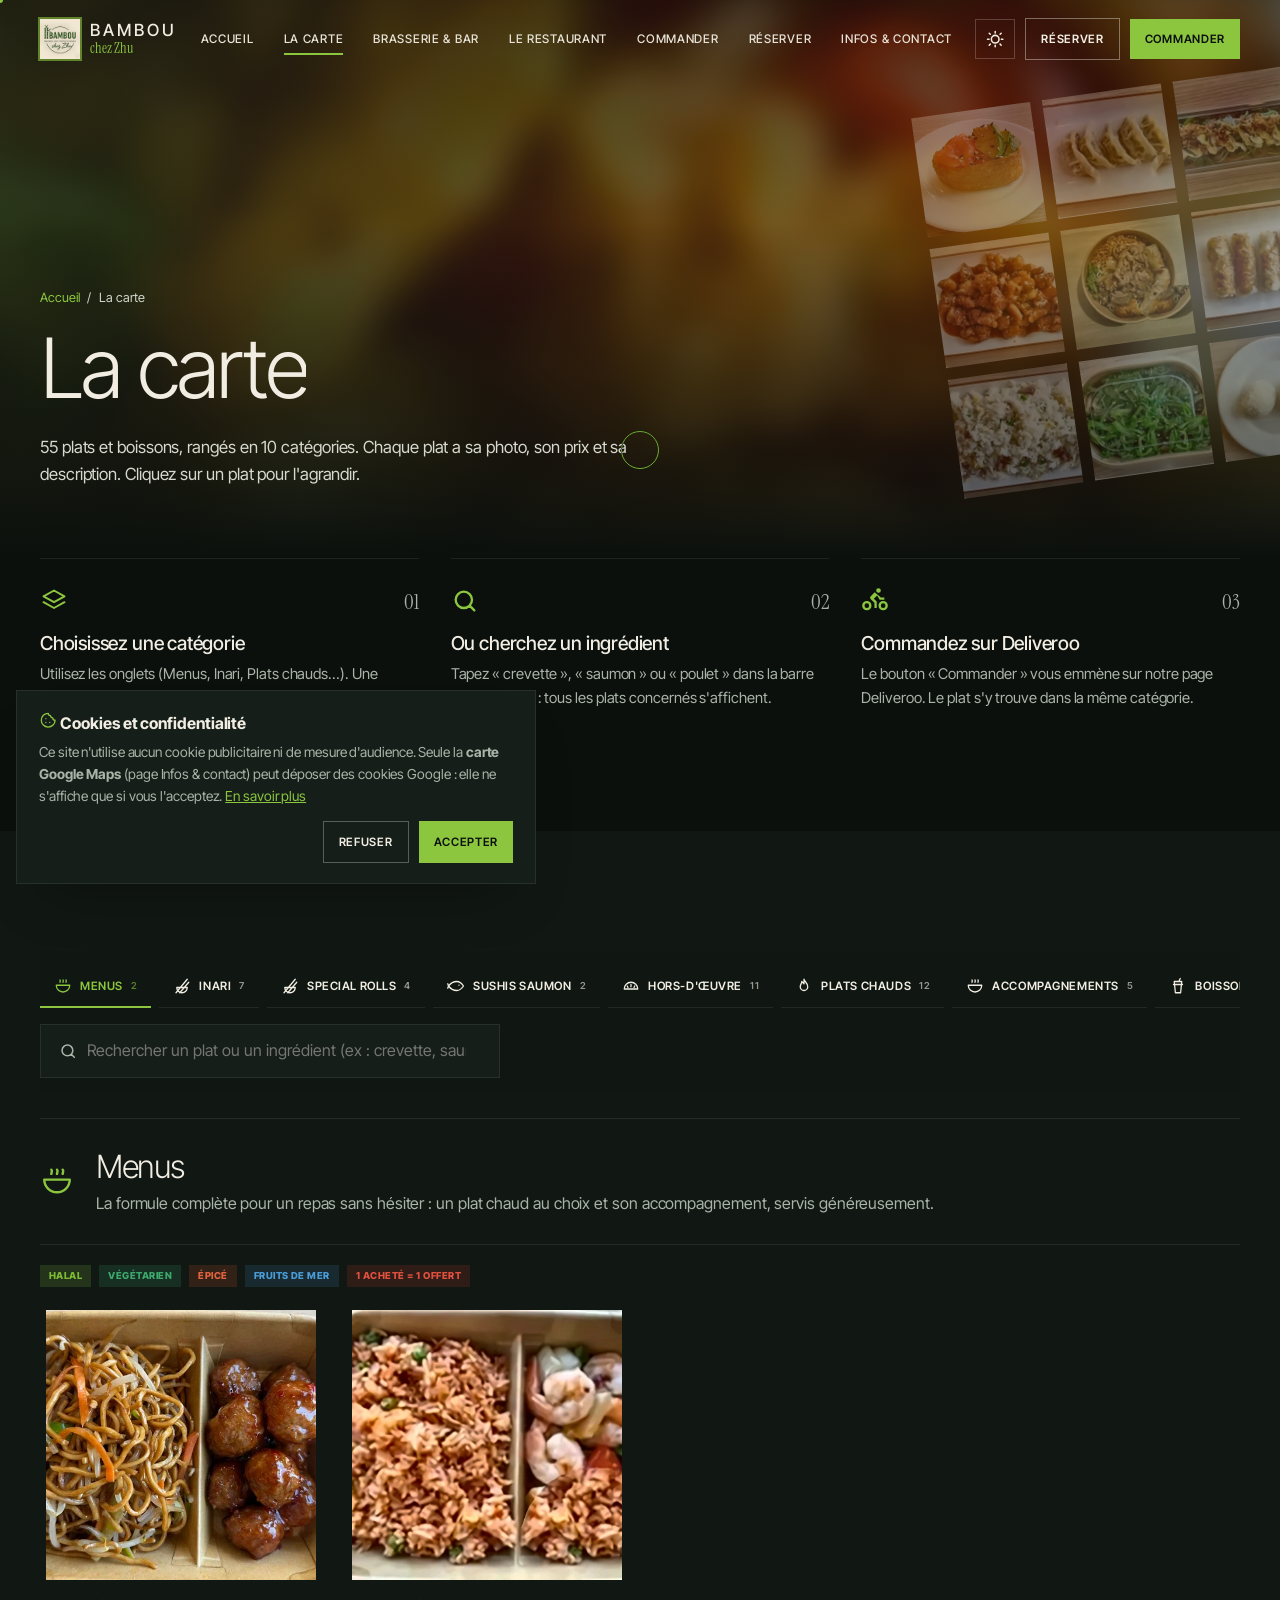
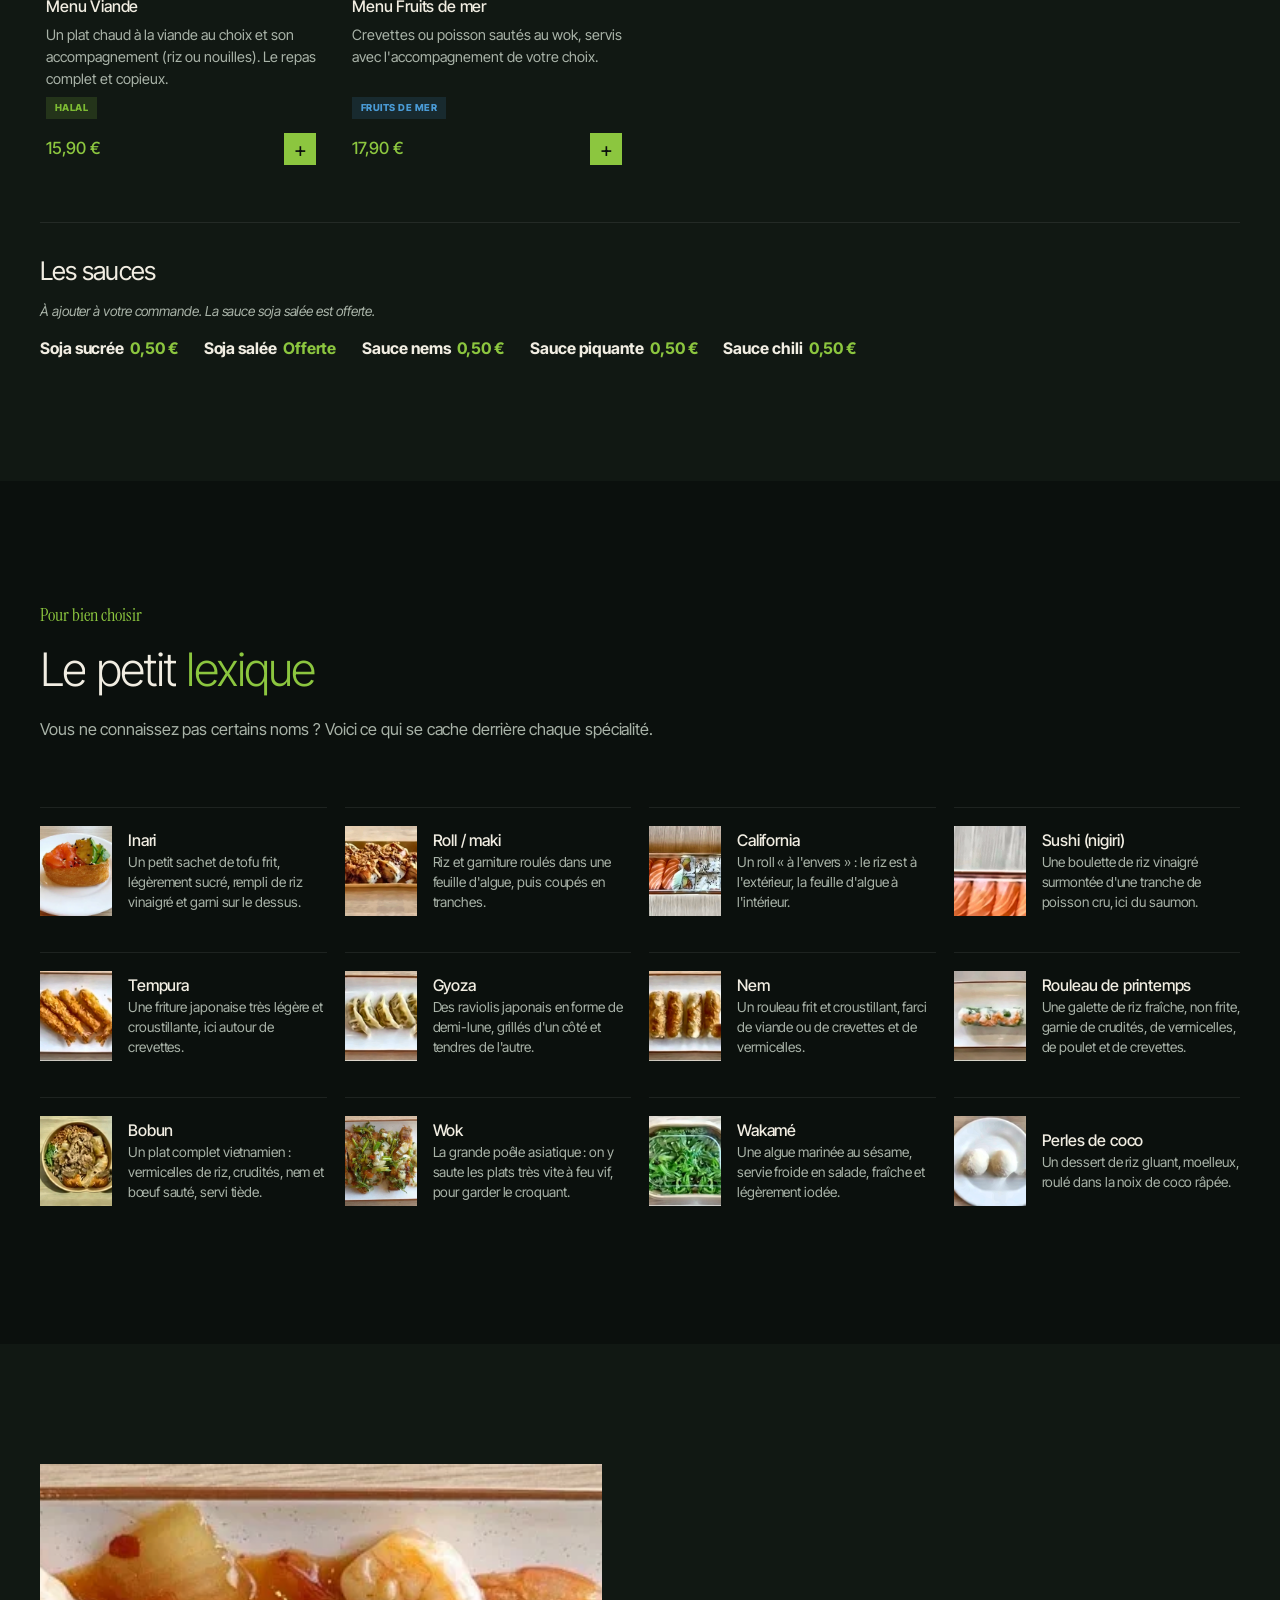
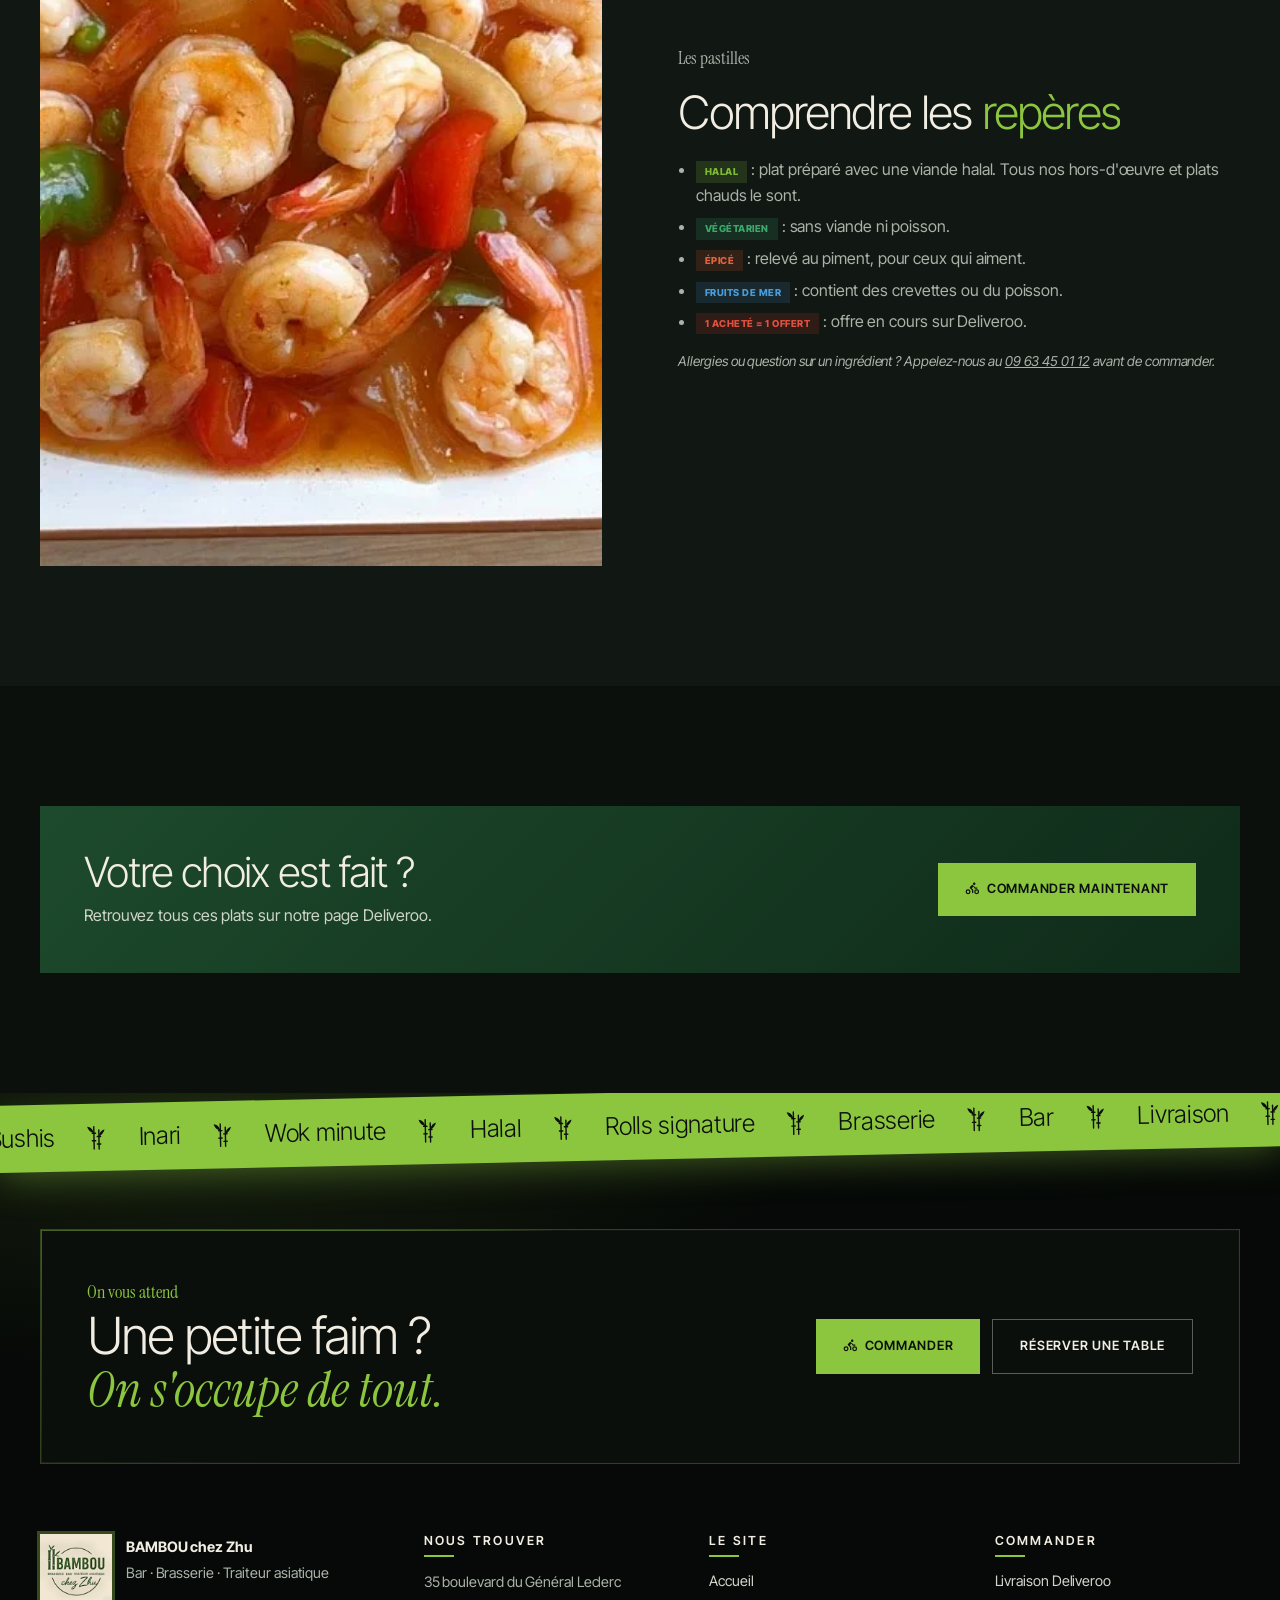
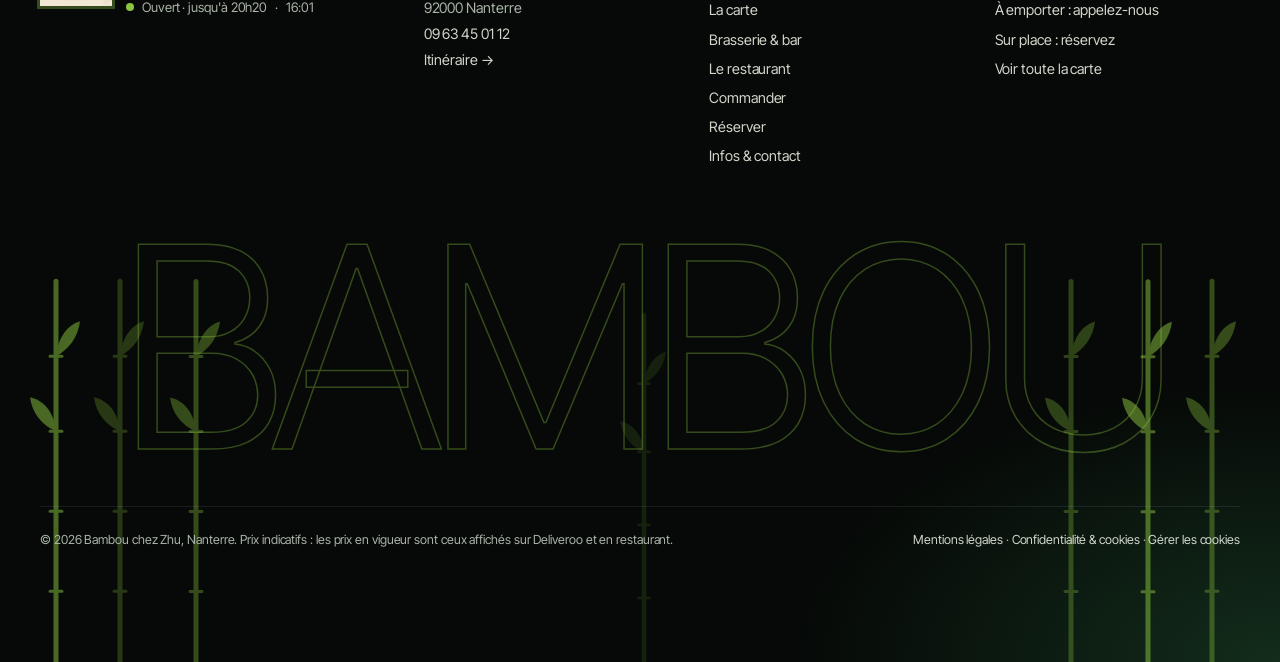
<file: carte.html>
<!doctype html>
<html lang="fr" data-theme="dark">
<head>
  <meta charset="utf-8">
  <meta name="viewport" content="width=device-width, initial-scale=1">
  <title>La carte · Bambou chez Zhu, Nanterre</title>
  <meta name="description" content="Toute la carte de Bambou chez Zhu à Nanterre : menus, inari, special rolls, sushis saumon, hors-d'œuvre halal, plats chauds au wok, accompagnements, boissons et desserts, avec photos et prix.">
  <meta name="theme-color" content="#0b100d">
  <link rel="icon" href="images/lieu/logo.png">
  <meta property="og:title" content="La carte · Bambou chez Zhu">
  <meta property="og:image" content="images/sushi-3-saumon-8-california.webp">
  <link rel="preconnect" href="https://fonts.googleapis.com">
  <link rel="preconnect" href="https://fonts.gstatic.com" crossorigin>
  <link href="https://fonts.googleapis.com/css2?family=Inter+Tight:wght@300;400;500;600&family=Instrument+Serif:ital@0;1&display=swap" rel="stylesheet">
  <link rel="stylesheet" href="css/style.css">
</head>
<body data-page="carte">
  <main>
    <section class="page-hero">
      <div class="page-hero__bg" style="background-image:url('images/poisson-sel-poivre.webp');filter:blur(18px) saturate(1.3)"></div>
      <div class="page-hero__mosaic" aria-hidden="true">
        <img src="images/inari-avocat-saumon.webp" alt=""><img src="images/gyoza-poulet.webp" alt=""><img src="images/roll-vegetarien.webp" alt="">
        <img src="images/poulet-caramel.webp" alt=""><img src="images/bobun-boeuf.webp" alt=""><img src="images/nems-poulet.webp" alt="">
        <img src="images/riz-cantonais.webp" alt=""><img src="images/salade-algues.webp" alt=""><img src="images/perles-de-coco.webp" alt="">
      </div>
      <div class="container">
        <nav class="crumbs" aria-label="Fil d'Ariane"><a href="index.html">Accueil</a> / <span>La carte</span></nav>
        <h1>La carte</h1>
        <p class="lead"><span class="js-count">55</span> plats et boissons, rangés en 10 catégories. Chaque plat a sa photo, son prix et sa description. Cliquez sur un plat pour l'agrandir.</p>
      </div>
    </section>

    <!-- MODE D'EMPLOI -->
    <section class="section section--tight">
      <div class="container">
        <div class="steps">
          <div class="step reveal"><div class="step__ico"><svg class="ico"><use href="#i-layers"/></svg></div><h3>Choisissez une catégorie</h3><p>Utilisez les onglets (Menus, Inari, Plats chauds…). Une courte explication présente chaque catégorie.</p></div>
          <div class="step reveal"><div class="step__ico"><svg class="ico"><use href="#i-search"/></svg></div><h3>Ou cherchez un ingrédient</h3><p>Tapez « crevette », « saumon » ou « poulet » dans la barre de recherche : tous les plats concernés s'affichent.</p></div>
          <div class="step reveal"><div class="step__ico"><svg class="ico"><use href="#i-bike"/></svg></div><h3>Commandez sur Deliveroo</h3><p>Le bouton « Commander » vous emmène sur notre page Deliveroo. Le plat s'y trouve dans la même catégorie.</p></div>
        </div>
      </div>
    </section>

    <!-- LA CARTE -->
    <section class="section carte" id="carte">
      <div class="container">
        <div class="carte__toolbar" id="toolbar">
          <div class="tabs" id="tabs" role="tablist" aria-label="Catégories"></div>
          <label class="search">
            <svg class="ico"><use href="#i-search"/></svg>
            <input type="search" id="search" placeholder="Rechercher un plat ou un ingrédient (ex : crevette, saumon…)" autocomplete="off" aria-label="Rechercher un plat">
          </label>
        </div>

        <div class="carte__intro" id="catIntro"></div>
        <div class="subtabs" id="subtabs" hidden>
          <button class="chip is-active" data-sub="all">Tous les plats chauds</button>
          <button class="chip" data-sub="viandes">Viandes (9,90 €)</button>
          <button class="chip" data-sub="mer">Fruits de mer (11,90 €)</button>
        </div>
        <div class="legend" aria-label="Légende des pastilles">
          <span class="tag tag--halal">Halal</span>
          <span class="tag tag--vege">Végétarien</span>
          <span class="tag tag--epice">Épicé</span>
          <span class="tag tag--mer">Fruits de mer</span>
          <span class="tag tag--promo">1 acheté = 1 offert</span>
        </div>
        <div class="grid" id="grid" aria-live="polite"></div>
        <p class="empty" id="empty" hidden>Aucun plat ne correspond à votre recherche. Essayez un autre mot, par exemple « poulet ».</p>

        <div class="sauces reveal">
          <h3>Les sauces</h3>
          <p class="note">À ajouter à votre commande. La sauce soja salée est offerte.</p>
          <ul id="sauces"></ul>
        </div>
      </div>
    </section>

    <!-- LEXIQUE -->
    <section class="section">
      <div class="container">
        <header class="section__head reveal">
          <p class="eyebrow">Pour bien choisir</p>
          <h2>Le petit <span class="accent">lexique</span></h2>
          <p class="section__lead">Vous ne connaissez pas certains noms ? Voici ce qui se cache derrière chaque spécialité.</p>
        </header>
        <div class="lexique">
          <div class="lex reveal"><img src="images/inari-avocat-saumon.webp" alt="" loading="lazy"><div><h3>Inari</h3><p>Un petit sachet de tofu frit, légèrement sucré, rempli de riz vinaigré et garni sur le dessus.</p></div></div>
          <div class="lex reveal"><img src="images/roll-tempura-crevette-avocat.webp" alt="" loading="lazy"><div><h3>Roll / maki</h3><p>Riz et garniture roulés dans une feuille d'algue, puis coupés en tranches.</p></div></div>
          <div class="lex reveal"><img src="images/sushi-3-saumon-8-california.webp" alt="" loading="lazy"><div><h3>California</h3><p>Un roll « à l'envers » : le riz est à l'extérieur, la feuille d'algue à l'intérieur.</p></div></div>
          <div class="lex reveal"><img src="images/sushi-8-saumon.webp" alt="" loading="lazy"><div><h3>Sushi (nigiri)</h3><p>Une boulette de riz vinaigré surmontée d'une tranche de poisson cru, ici du saumon.</p></div></div>
          <div class="lex reveal"><img src="images/tempura-crevettes.webp" alt="" loading="lazy"><div><h3>Tempura</h3><p>Une friture japonaise très légère et croustillante, ici autour de crevettes.</p></div></div>
          <div class="lex reveal"><img src="images/gyoza-poulet.webp" alt="" loading="lazy"><div><h3>Gyoza</h3><p>Des raviolis japonais en forme de demi-lune, grillés d'un côté et tendres de l'autre.</p></div></div>
          <div class="lex reveal"><img src="images/nems-poulet.webp" alt="" loading="lazy"><div><h3>Nem</h3><p>Un rouleau frit et croustillant, farci de viande ou de crevettes et de vermicelles.</p></div></div>
          <div class="lex reveal"><img src="images/rouleau-printemps.webp" alt="" loading="lazy"><div><h3>Rouleau de printemps</h3><p>Une galette de riz fraîche, non frite, garnie de crudités, de vermicelles, de poulet et de crevettes.</p></div></div>
          <div class="lex reveal"><img src="images/bobun-boeuf.webp" alt="" loading="lazy"><div><h3>Bobun</h3><p>Un plat complet vietnamien : vermicelles de riz, crudités, nem et bœuf sauté, servi tiède.</p></div></div>
          <div class="lex reveal"><img src="images/poulet-citronnelle.webp" alt="" loading="lazy"><div><h3>Wok</h3><p>La grande poêle asiatique : on y saute les plats très vite à feu vif, pour garder le croquant.</p></div></div>
          <div class="lex reveal"><img src="images/salade-algues.webp" alt="" loading="lazy"><div><h3>Wakamé</h3><p>Une algue marinée au sésame, servie froide en salade, fraîche et légèrement iodée.</p></div></div>
          <div class="lex reveal"><img src="images/perles-de-coco.webp" alt="" loading="lazy"><div><h3>Perles de coco</h3><p>Un dessert de riz gluant, moelleux, roulé dans la noix de coco râpée.</p></div></div>
        </div>
      </div>
    </section>

    <!-- REPÈRES -->
    <section class="section section--alt">
      <div class="container split-block">
        <div class="split-block__media curtain"><img src="images/crevettes-sauce-piquante.webp" alt="Crevettes sauce piquante" loading="lazy"></div>
        <div class="split-block__text reveal">
          <p class="eyebrow">Les pastilles</p>
          <h2>Comprendre les <span class="accent">repères</span></h2>
          <ul>
            <li><span class="tag tag--halal">Halal</span> : plat préparé avec une viande halal. Tous nos hors-d'œuvre et plats chauds le sont.</li>
            <li><span class="tag tag--vege">Végétarien</span> : sans viande ni poisson.</li>
            <li><span class="tag tag--epice">Épicé</span> : relevé au piment, pour ceux qui aiment.</li>
            <li><span class="tag tag--mer">Fruits de mer</span> : contient des crevettes ou du poisson.</li>
            <li><span class="tag tag--promo">1 acheté = 1 offert</span> : offre en cours sur Deliveroo.</li>
          </ul>
          <p class="note">Allergies ou question sur un ingrédient ? Appelez-nous au <a href="tel:+33963450112">09 63 45 01 12</a> avant de commander.</p>
        </div>
      </div>
    </section>

    <section class="section">
      <div class="container">
        <div class="cta-band reveal">
          <div><h2 class="no-words">Votre choix est fait&nbsp;?</h2><p>Retrouvez tous ces plats sur notre page Deliveroo.</p></div>
          <a class="btn btn--primary btn--lg js-deliveroo" href="#"><svg class="ico"><use href="#i-bike"/></svg> Commander maintenant</a>
        </div>
      </div>
    </section>
  </main>

  <script src="js/data.js"></script>
  <script src="js/layout.js"></script>
  <script src="js/main.js"></script>
</body>
</html>
</file>
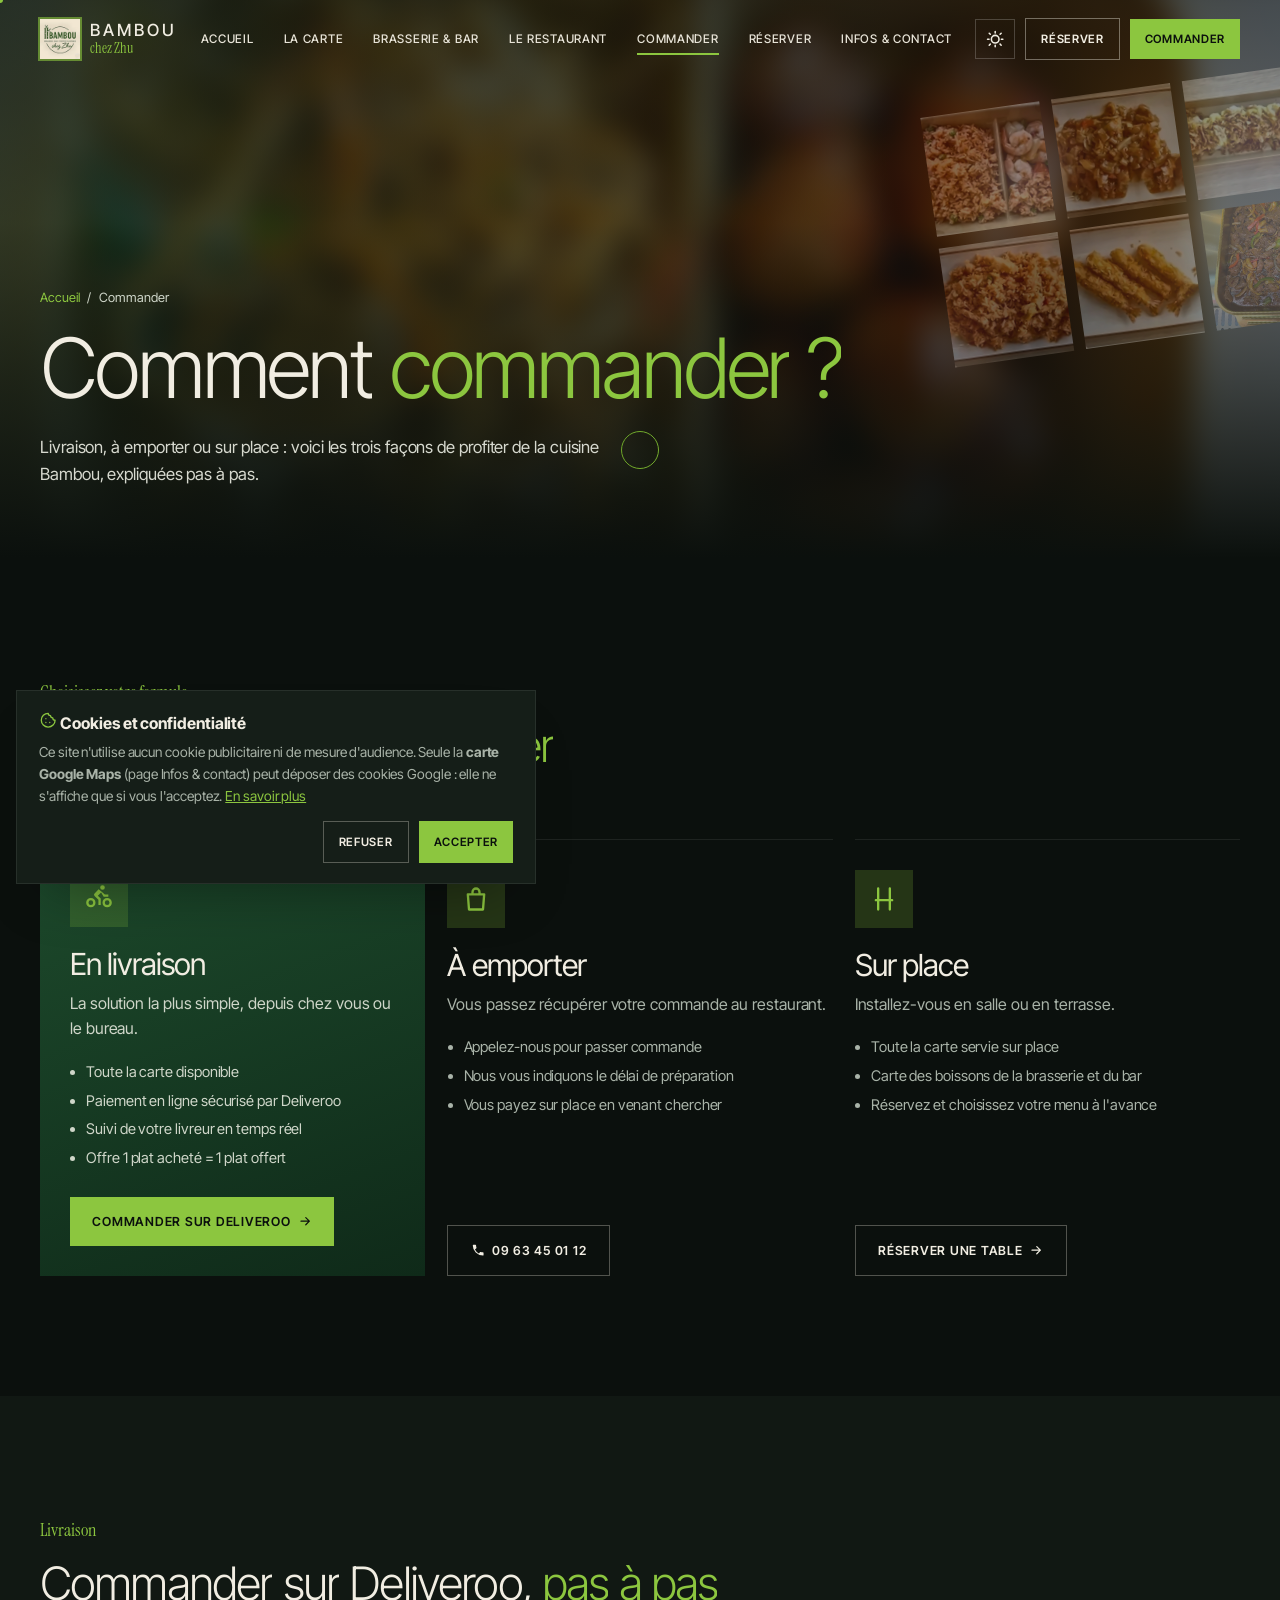
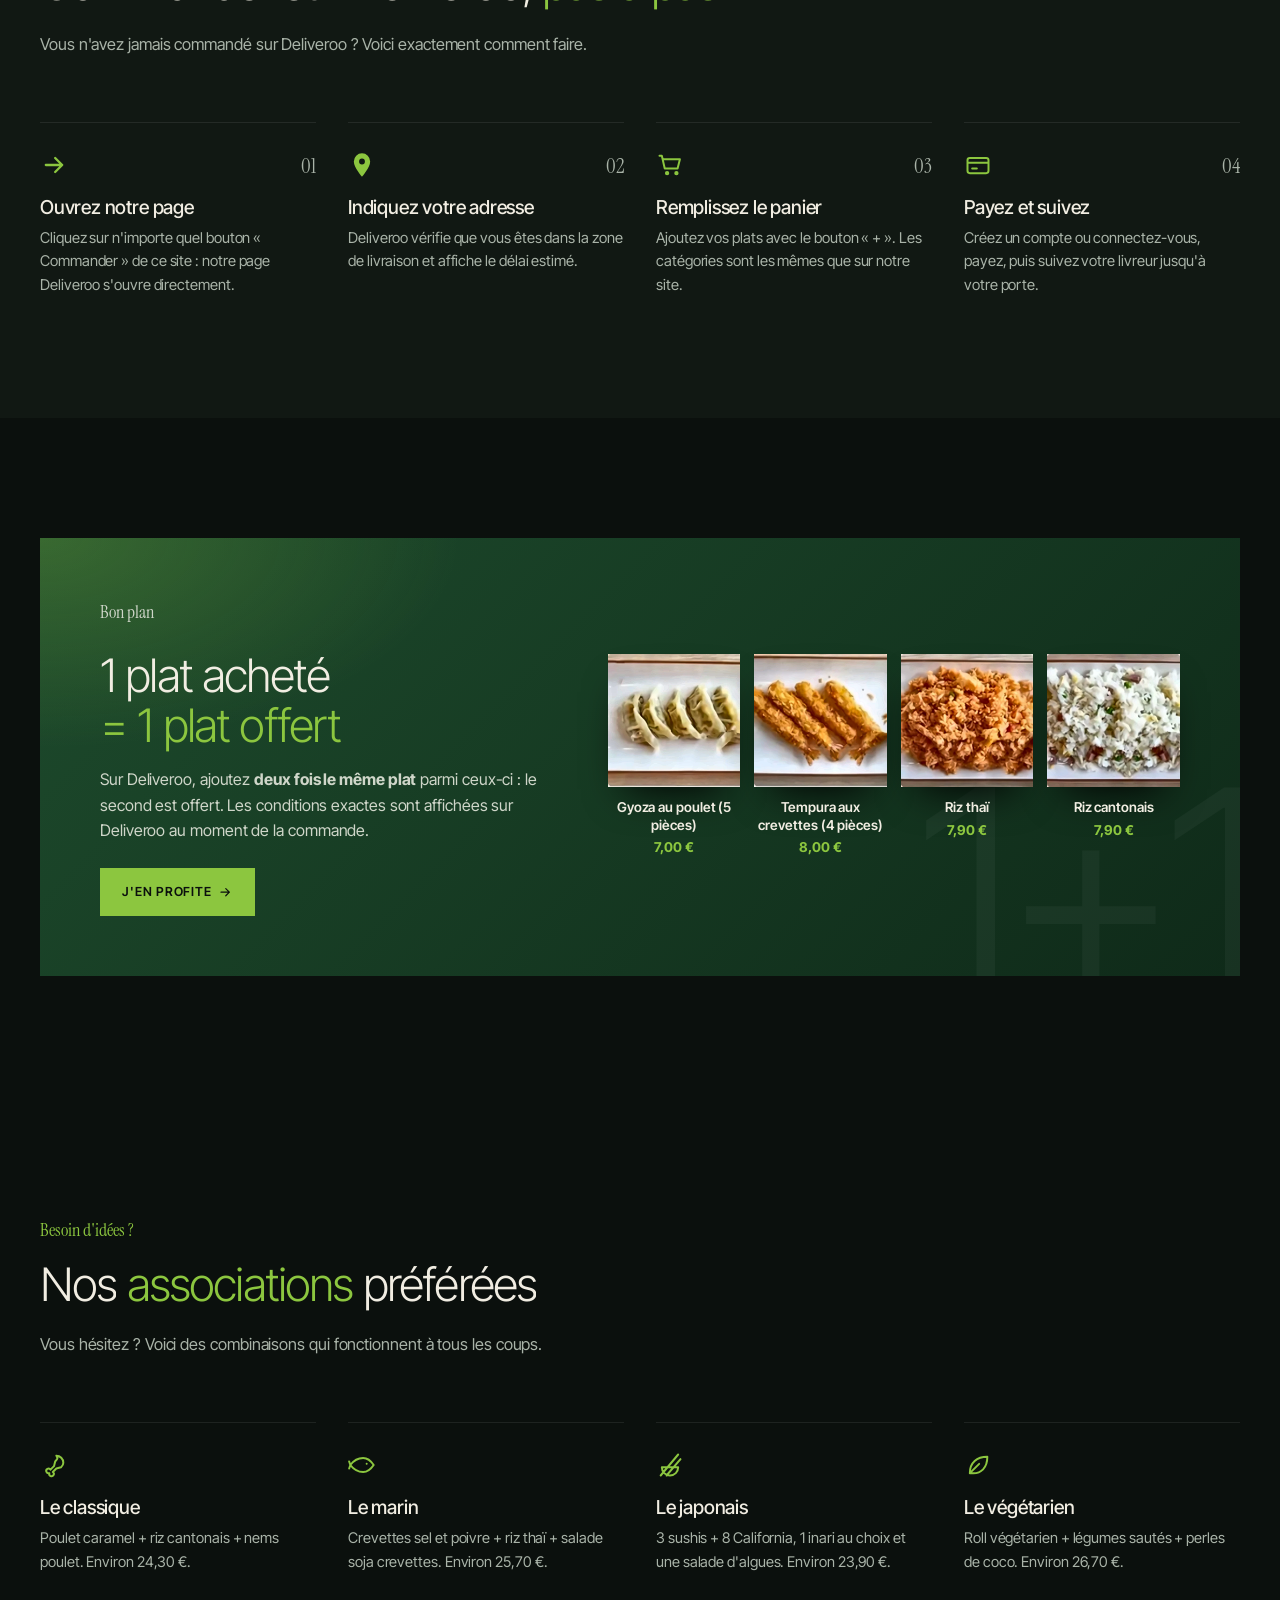
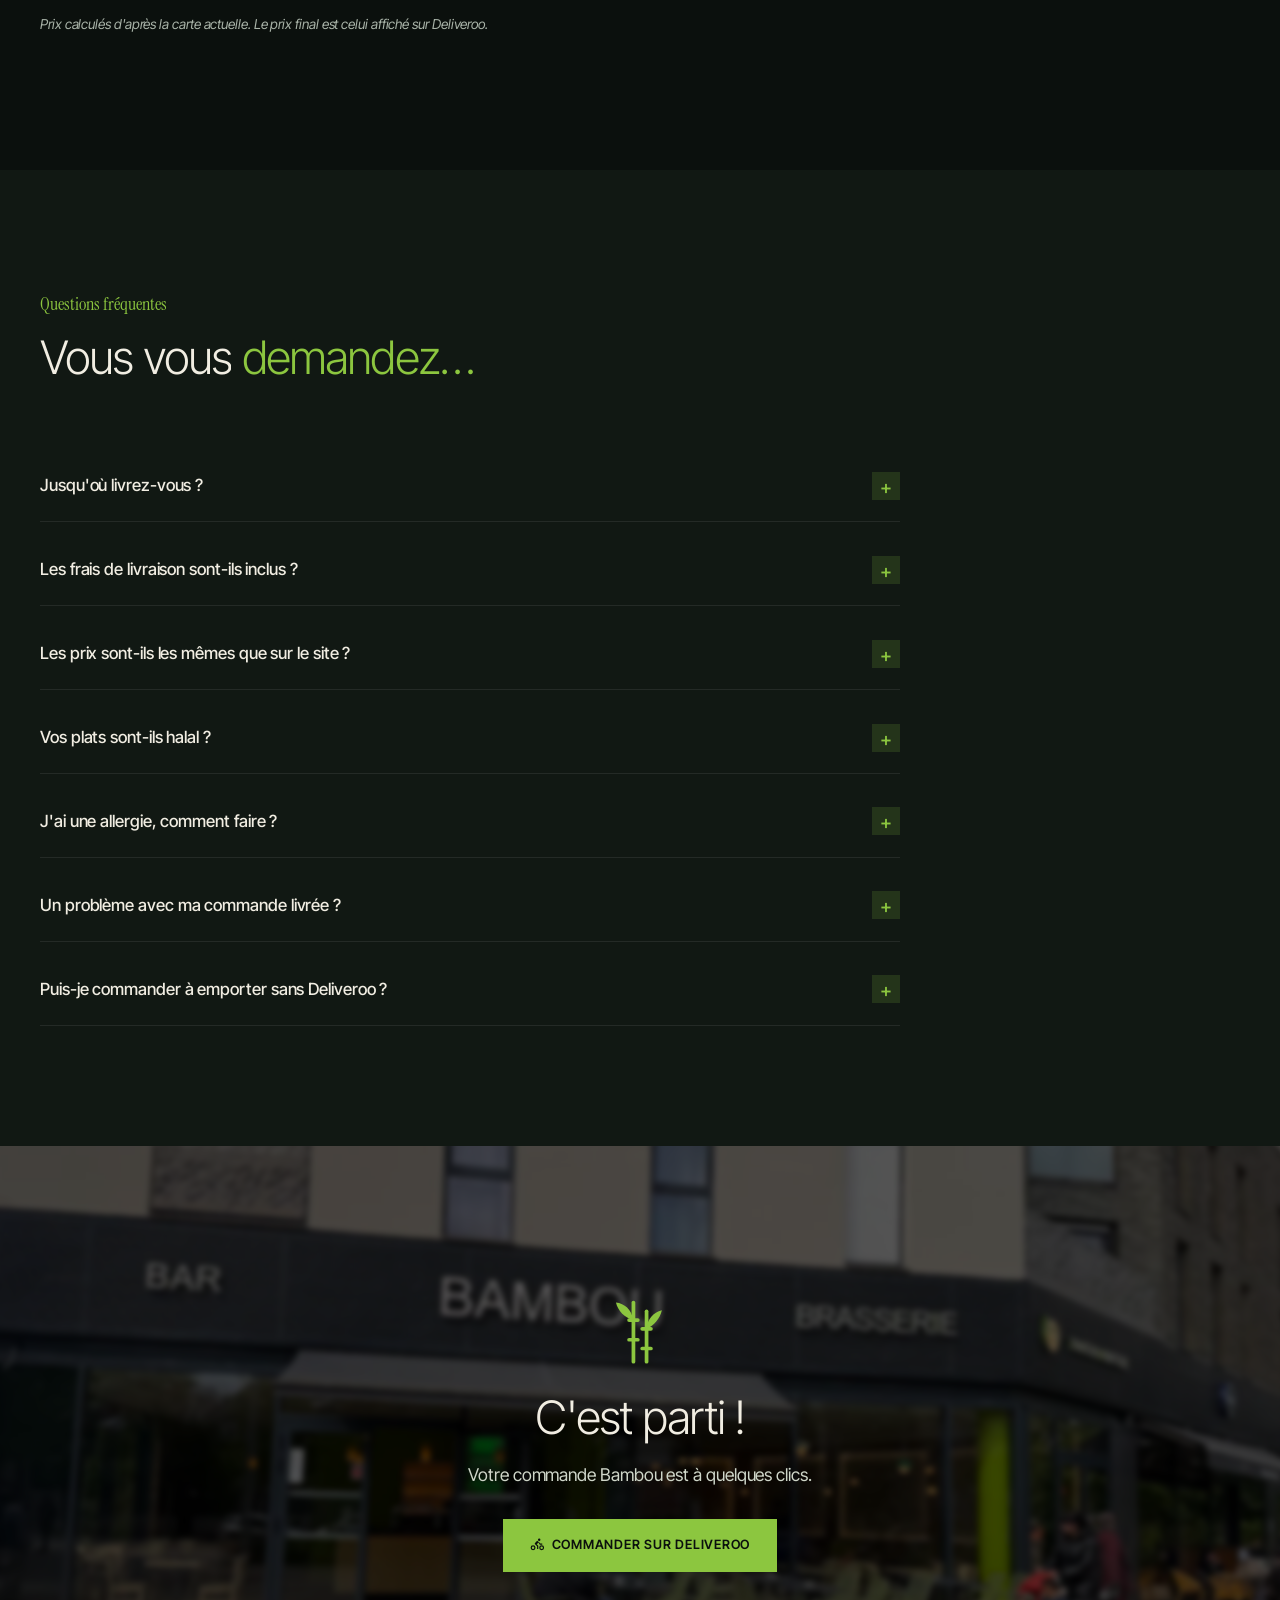
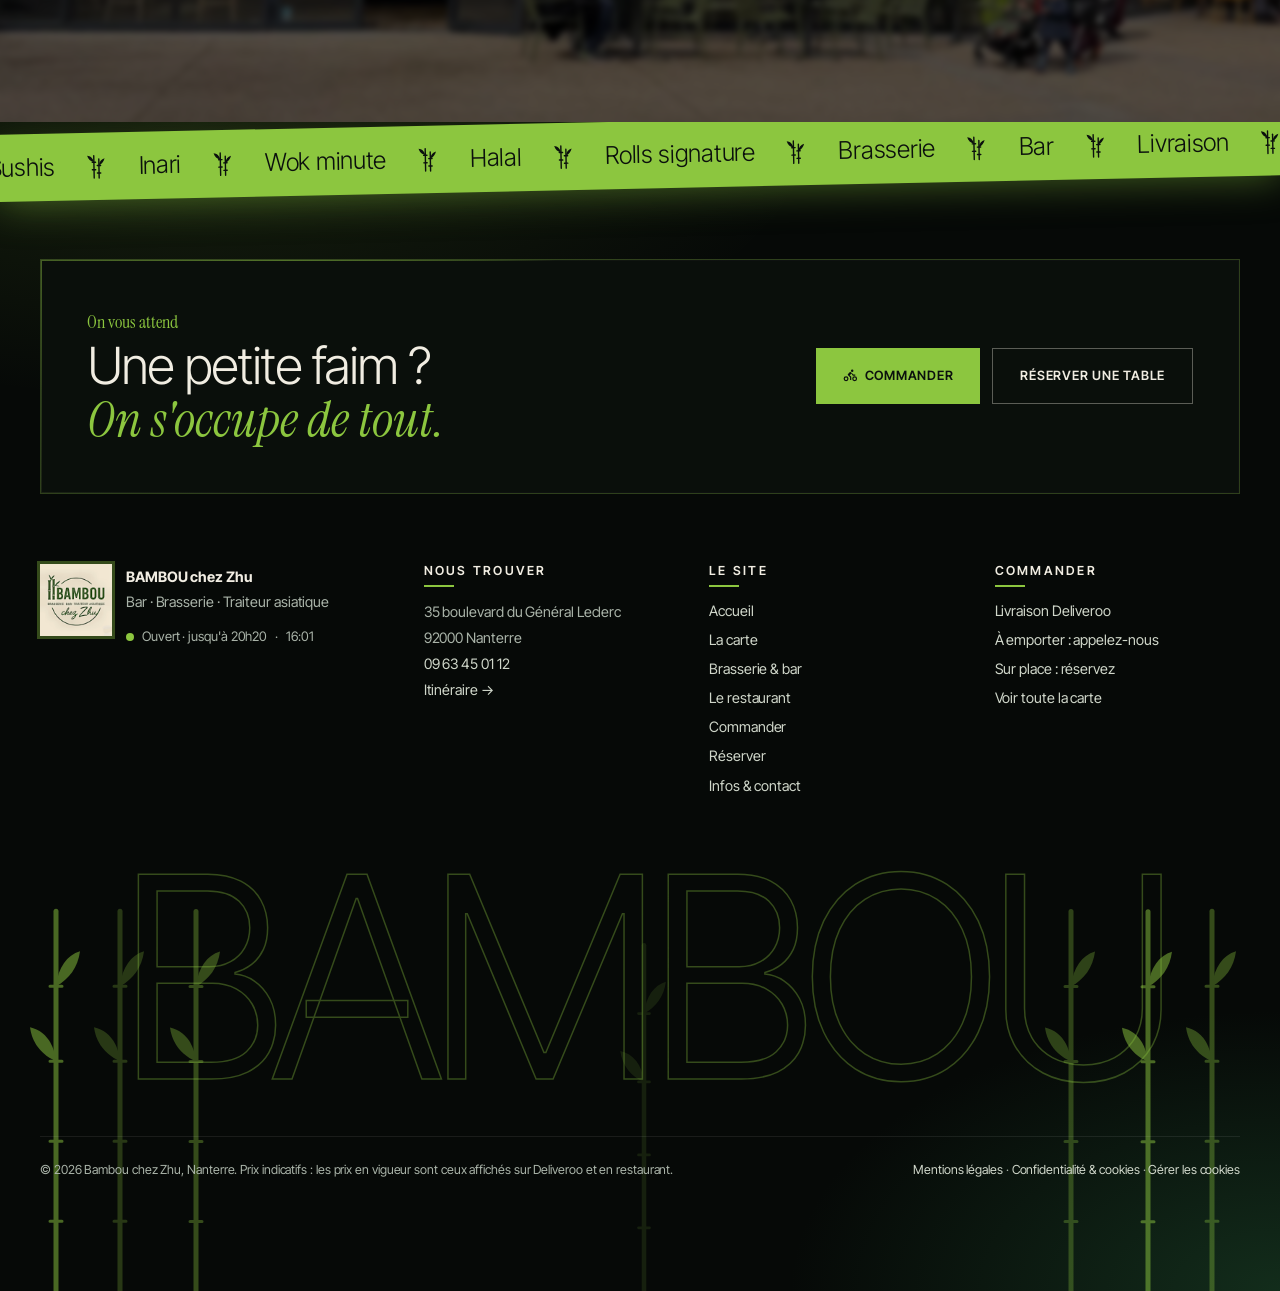
<file: commander.html>
<!doctype html>
<html lang="fr" data-theme="dark">
<head>
  <meta charset="utf-8">
  <meta name="viewport" content="width=device-width, initial-scale=1">
  <title>Commander · Bambou chez Zhu, Nanterre</title>
  <meta name="description" content="Comment commander chez Bambou à Nanterre : livraison Deliveroo, à emporter ou sur place. Étapes, offre 1 plat acheté = 1 offert et questions fréquentes.">
  <meta name="theme-color" content="#0b100d">
  <link rel="icon" href="images/lieu/logo.png">
  <meta property="og:title" content="Commander · Bambou chez Zhu">
  <meta property="og:image" content="images/menu-viande.webp">
  <link rel="preconnect" href="https://fonts.googleapis.com">
  <link rel="preconnect" href="https://fonts.gstatic.com" crossorigin>
  <link href="https://fonts.googleapis.com/css2?family=Inter+Tight:wght@300;400;500;600&family=Instrument+Serif:ital@0;1&display=swap" rel="stylesheet">
  <link rel="stylesheet" href="css/style.css">
</head>
<body data-page="commander">
  <main>
    <section class="page-hero">
      <div class="page-hero__bg" style="background-image:url('images/menu-viande.webp');filter:blur(16px) saturate(1.3)"></div>
      <div class="page-hero__mosaic" aria-hidden="true">
        <img src="images/menu-fruits-de-mer.webp" alt=""><img src="images/poulet-croustillant.webp" alt=""><img src="images/roll-poulet-roquette.webp" alt="">
        <img src="images/riz-thai.webp" alt=""><img src="images/tempura-crevettes.webp" alt=""><img src="images/boeuf-piquant.webp" alt="">
      </div>
      <div class="container">
        <nav class="crumbs" aria-label="Fil d'Ariane"><a href="index.html">Accueil</a> / <span>Commander</span></nav>
        <h1>Comment <span class="accent">commander&nbsp;?</span></h1>
        <p class="lead">Livraison, à emporter ou sur place : voici les trois façons de profiter de la cuisine Bambou, expliquées pas à pas.</p>
      </div>
    </section>

    <!-- LES 3 FAÇONS -->
    <section class="section">
      <div class="container">
        <header class="section__head reveal">
          <p class="eyebrow">Choisissez votre formule</p>
          <h2>Trois façons de <span class="accent">commander</span></h2>
        </header>
        <div class="modes">
          <article class="mode mode--main reveal">
            <div class="mode__ico"><svg class="ico"><use href="#i-bike"/></svg></div>
            <h3>En livraison</h3>
            <p>La solution la plus simple, depuis chez vous ou le bureau.</p>
            <ul>
              <li>Toute la carte disponible</li>
              <li>Paiement en ligne sécurisé par Deliveroo</li>
              <li>Suivi de votre livreur en temps réel</li>
              <li>Offre 1 plat acheté = 1 plat offert</li>
            </ul>
            <a class="btn btn--primary js-deliveroo" href="#">Commander sur Deliveroo <svg class="ico"><use href="#i-arrow"/></svg></a>
          </article>
          <article class="mode reveal">
            <div class="mode__ico"><svg class="ico"><use href="#i-bag"/></svg></div>
            <h3>À emporter</h3>
            <p>Vous passez récupérer votre commande au restaurant.</p>
            <ul>
              <li>Appelez-nous pour passer commande</li>
              <li>Nous vous indiquons le délai de préparation</li>
              <li>Vous payez sur place en venant chercher</li>
            </ul>
            <a class="btn btn--ghost" href="tel:+33963450112"><svg class="ico"><use href="#i-phone"/></svg> 09 63 45 01 12</a>
          </article>
          <article class="mode reveal">
            <div class="mode__ico"><svg class="ico"><use href="#i-chair"/></svg></div>
            <h3>Sur place</h3>
            <p>Installez-vous en salle ou en terrasse.</p>
            <ul>
              <li>Toute la carte servie sur place</li>
              <li>Carte des boissons de la brasserie et du bar</li>
              <li>Réservez et choisissez votre menu à l'avance</li>
            </ul>
            <a class="btn btn--ghost" href="reserver.html">Réserver une table <svg class="ico"><use href="#i-arrow"/></svg></a>
          </article>
        </div>
      </div>
    </section>

    <!-- DELIVEROO PAS À PAS -->
    <section class="section section--alt">
      <div class="container">
        <header class="section__head reveal">
          <p class="eyebrow">Livraison</p>
          <h2>Commander sur Deliveroo, <span class="accent">pas à pas</span></h2>
          <p class="section__lead">Vous n'avez jamais commandé sur Deliveroo ? Voici exactement comment faire.</p>
        </header>
        <div class="steps">
          <div class="step reveal"><div class="step__ico"><svg class="ico"><use href="#i-arrow"/></svg></div><h3>Ouvrez notre page</h3><p>Cliquez sur n'importe quel bouton « Commander » de ce site : notre page Deliveroo s'ouvre directement.</p></div>
          <div class="step reveal"><div class="step__ico"><svg class="ico"><use href="#i-pin"/></svg></div><h3>Indiquez votre adresse</h3><p>Deliveroo vérifie que vous êtes dans la zone de livraison et affiche le délai estimé.</p></div>
          <div class="step reveal"><div class="step__ico"><svg class="ico"><use href="#i-cart"/></svg></div><h3>Remplissez le panier</h3><p>Ajoutez vos plats avec le bouton « + ». Les catégories sont les mêmes que sur notre site.</p></div>
          <div class="step reveal"><div class="step__ico"><svg class="ico"><use href="#i-card"/></svg></div><h3>Payez et suivez</h3><p>Créez un compte ou connectez-vous, payez, puis suivez votre livreur jusqu'à votre porte.</p></div>
        </div>
      </div>
    </section>

    <!-- OFFRE -->
    <section class="section offer">
      <div class="container offer__inner reveal">
        <div class="offer__text">
          <p class="eyebrow">Bon plan</p>
          <h2 class="no-words">1 plat acheté<br><span class="accent">= 1 plat offert</span></h2>
          <p>Sur Deliveroo, ajoutez <strong>deux fois le même plat</strong> parmi ceux-ci : le second est offert. Les conditions exactes sont affichées sur Deliveroo au moment de la commande.</p>
          <a class="btn btn--primary js-deliveroo" href="#">J'en profite <svg class="ico"><use href="#i-arrow"/></svg></a>
        </div>
        <div class="offer__plates" id="offerPlates"></div>
      </div>
    </section>

    <!-- IDÉES DE REPAS -->
    <section class="section">
      <div class="container">
        <header class="section__head reveal">
          <p class="eyebrow">Besoin d'idées&nbsp;?</p>
          <h2>Nos <span class="accent">associations</span> préférées</h2>
          <p class="section__lead">Vous hésitez ? Voici des combinaisons qui fonctionnent à tous les coups.</p>
        </header>
        <div class="pourquoi__grid">
          <div class="p-item reveal"><span class="p-item__ico"><svg class="ico"><use href="#i-chicken"/></svg></span><h3>Le classique</h3><p>Poulet caramel + riz cantonais + nems poulet. Environ 24,30 €.</p></div>
          <div class="p-item reveal"><span class="p-item__ico"><svg class="ico"><use href="#i-fish"/></svg></span><h3>Le marin</h3><p>Crevettes sel et poivre + riz thaï + salade soja crevettes. Environ 25,70 €.</p></div>
          <div class="p-item reveal"><span class="p-item__ico"><svg class="ico"><use href="#i-chopsticks"/></svg></span><h3>Le japonais</h3><p>3 sushis + 8 California, 1 inari au choix et une salade d'algues. Environ 23,90 €.</p></div>
          <div class="p-item reveal"><span class="p-item__ico"><svg class="ico"><use href="#i-leaf"/></svg></span><h3>Le végétarien</h3><p>Roll végétarien + légumes sautés + perles de coco. Environ 26,70 €.</p></div>
        </div>
        <p class="note mt">Prix calculés d'après la carte actuelle. Le prix final est celui affiché sur Deliveroo.</p>
      </div>
    </section>

    <!-- FAQ -->
    <section class="section section--alt">
      <div class="container">
        <header class="section__head reveal">
          <p class="eyebrow">Questions fréquentes</p>
          <h2>Vous vous <span class="accent">demandez…</span></h2>
        </header>
        <div class="faq reveal">
          <details><summary>Jusqu'où livrez-vous ?</summary><div><p>La zone de livraison est gérée par Deliveroo. Entrez votre adresse sur notre page Deliveroo : elle vous indique tout de suite si nous livrons chez vous et en combien de temps.</p></div></details>
          <details><summary>Les frais de livraison sont-ils inclus ?</summary><div><p>Non. Les frais de livraison et de service sont fixés par Deliveroo et affichés avant le paiement.</p></div></details>
          <details><summary>Les prix sont-ils les mêmes que sur le site ?</summary><div><p>Les prix de ce site sont ceux de notre carte Deliveroo. En cas de différence, le prix affiché sur Deliveroo au moment de la commande fait foi.</p></div></details>
          <details><summary>Vos plats sont-ils halal ?</summary><div><p>Nos hors-d'œuvre et nos plats chauds sont préparés avec des viandes halal. Les plats concernés portent la pastille « Halal » sur la carte.</p></div></details>
          <details><summary>J'ai une allergie, comment faire ?</summary><div><p>Appelez-nous au 09 63 45 01 12 avant de commander : nous vous renseignerons sur la composition des plats. Vous pouvez aussi l'indiquer en note dans votre commande Deliveroo.</p></div></details>
          <details><summary>Un problème avec ma commande livrée ?</summary><div><p>Contactez d'abord le service client Deliveroo depuis l'application, ils gèrent la livraison et les remboursements. Vous pouvez aussi nous appeler.</p></div></details>
          <details><summary>Puis-je commander à emporter sans Deliveroo ?</summary><div><p>Oui : appelez-nous, passez votre commande et venez la récupérer. Vous payez sur place.</p></div></details>
        </div>
      </div>
    </section>

    <section class="final">
      <div class="final__bg" style="background-image:url('images/lieu/facade.webp')"></div>
      <div class="container final__inner reveal">
        <svg class="final__bamboo" viewBox="0 0 64 64"><use href="#bamboo"/></svg>
        <h2>C'est parti&nbsp;!</h2>
        <p>Votre commande Bambou est à quelques clics.</p>
        <a class="btn btn--primary btn--lg js-deliveroo" href="#"><svg class="ico"><use href="#i-bike"/></svg> Commander sur Deliveroo</a>
      </div>
    </section>
  </main>

  <script src="js/data.js"></script>
  <script src="js/layout.js"></script>
  <script src="js/main.js"></script>
</body>
</html>
</file>
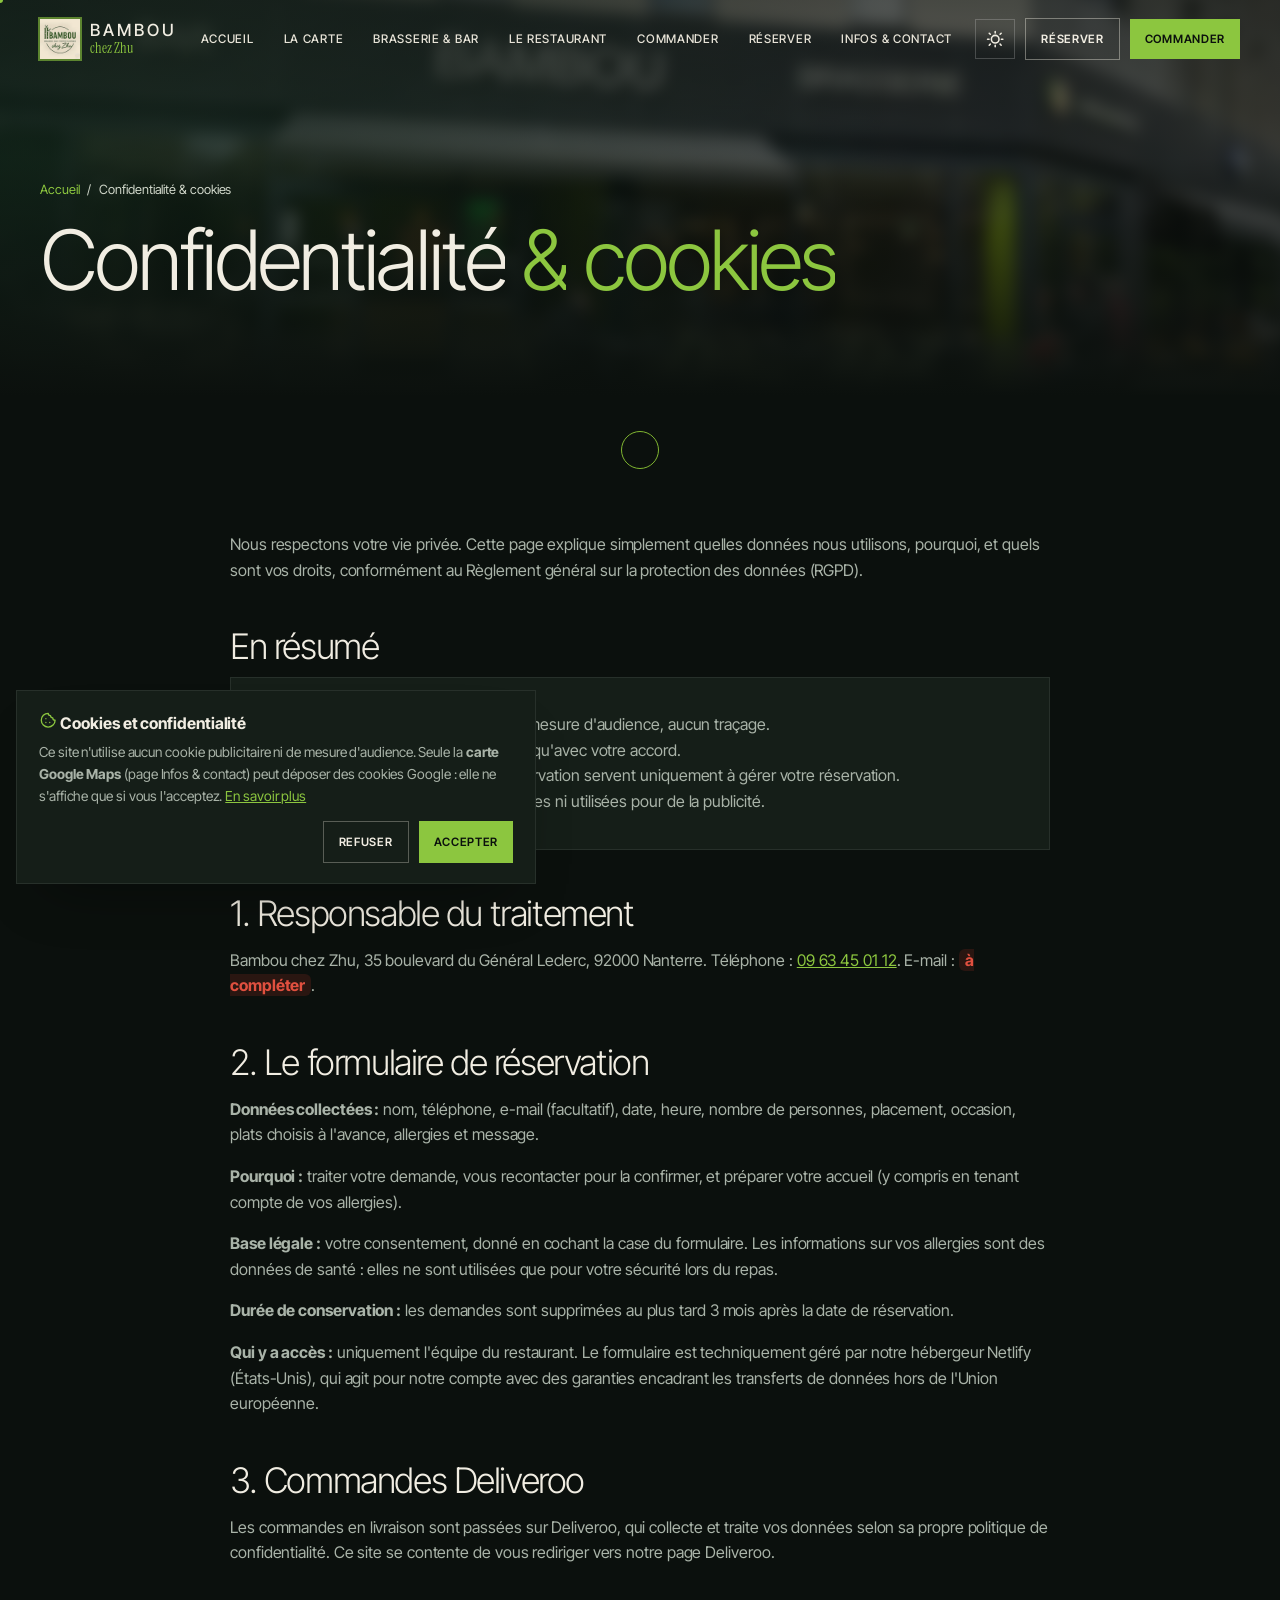
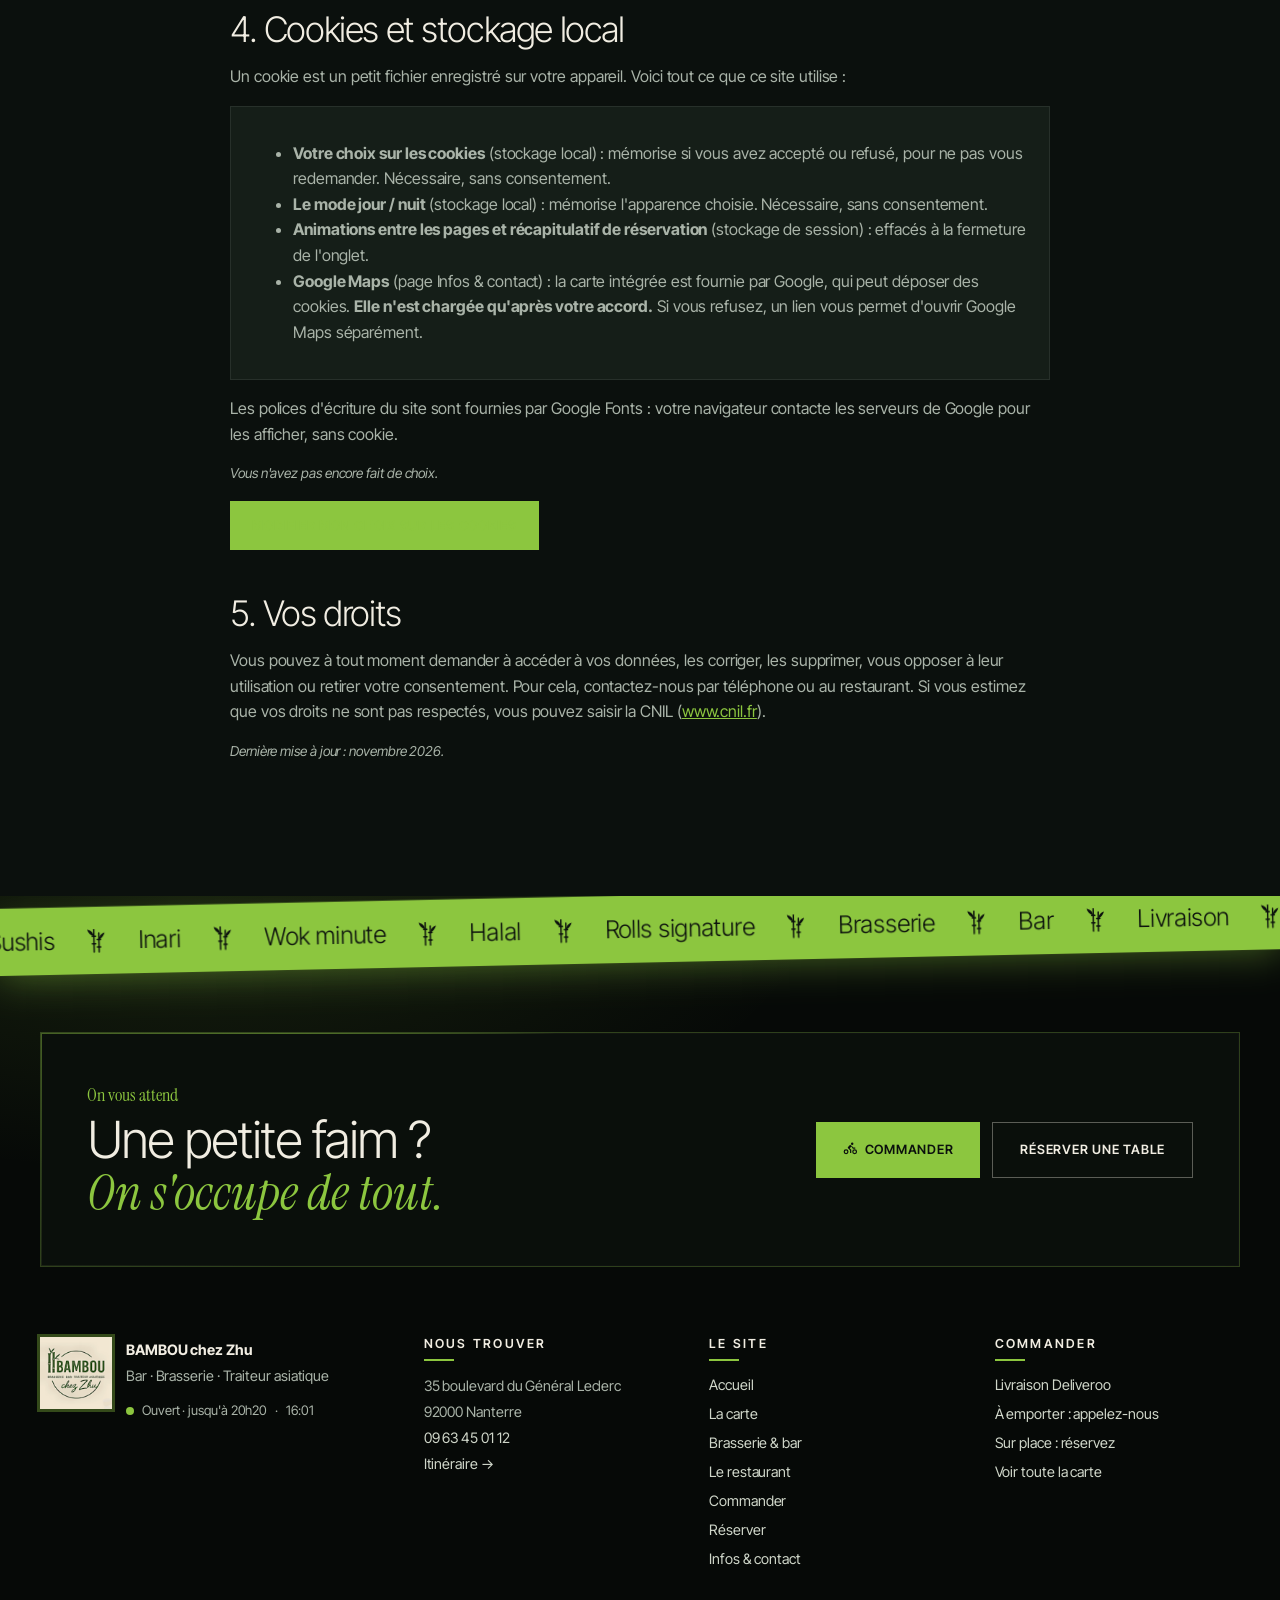
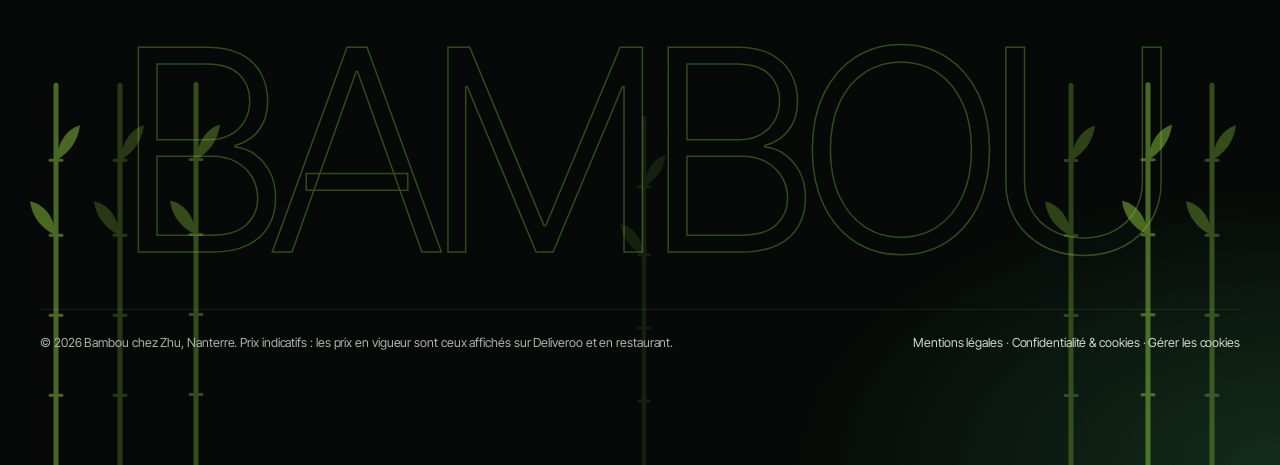
<file: confidentialite.html>
<!doctype html>
<html lang="fr" data-theme="dark">
<head>
  <meta charset="utf-8">
  <meta name="viewport" content="width=device-width, initial-scale=1">
  <title>Confidentialité & cookies · Bambou chez Zhu</title>
  <meta name="description" content="Politique de confidentialité et de cookies du site de Bambou chez Zhu, Nanterre.">
  <meta name="theme-color" content="#0b100d">
  <link rel="icon" href="images/lieu/logo.png">
  <link rel="preconnect" href="https://fonts.googleapis.com">
  <link rel="preconnect" href="https://fonts.gstatic.com" crossorigin>
  <link href="https://fonts.googleapis.com/css2?family=Inter+Tight:wght@300;400;500;600&family=Instrument+Serif:ital@0;1&display=swap" rel="stylesheet">
  <link rel="stylesheet" href="css/style.css">
</head>
<body data-page="">
  <main>
    <section class="page-hero" style="min-height:44vh">
      <div class="page-hero__bg" style="background-image:url('images/lieu/facade.webp');filter:blur(8px)"></div>
      <div class="container">
        <nav class="crumbs" aria-label="Fil d'Ariane"><a href="index.html">Accueil</a> / <span>Confidentialité & cookies</span></nav>
        <h1>Confidentialité <span class="accent">& cookies</span></h1>
      </div>
    </section>

    <section class="section">
      <div class="container legal">
        <p>Nous respectons votre vie privée. Cette page explique simplement quelles données nous utilisons, pourquoi, et quels sont vos droits, conformément au Règlement général sur la protection des données (RGPD).</p>

        <h2 class="no-words">En résumé</h2>
        <div class="box">
          <ul>
            <li>Aucun cookie publicitaire, aucune mesure d'audience, aucun traçage.</li>
            <li>La carte Google Maps ne s'affiche qu'avec votre accord.</li>
            <li>Les données du formulaire de réservation servent uniquement à gérer votre réservation.</li>
            <li>Vos données ne sont jamais vendues ni utilisées pour de la publicité.</li>
          </ul>
        </div>

        <h2 class="no-words">1. Responsable du traitement</h2>
        <p>Bambou chez Zhu, 35 boulevard du Général Leclerc, 92000 Nanterre. Téléphone : <a href="tel:+33963450112">09 63 45 01 12</a>. E-mail : <em class="todo">à compléter</em>.</p>

        <h2 class="no-words">2. Le formulaire de réservation</h2>
        <p><strong>Données collectées :</strong> nom, téléphone, e-mail (facultatif), date, heure, nombre de personnes, placement, occasion, plats choisis à l'avance, allergies et message.</p>
        <p><strong>Pourquoi :</strong> traiter votre demande, vous recontacter pour la confirmer, et préparer votre accueil (y compris en tenant compte de vos allergies).</p>
        <p><strong>Base légale :</strong> votre consentement, donné en cochant la case du formulaire. Les informations sur vos allergies sont des données de santé : elles ne sont utilisées que pour votre sécurité lors du repas.</p>
        <p><strong>Durée de conservation :</strong> les demandes sont supprimées au plus tard 3 mois après la date de réservation.</p>
        <p><strong>Qui y a accès :</strong> uniquement l'équipe du restaurant. Le formulaire est techniquement géré par notre hébergeur Netlify (États-Unis), qui agit pour notre compte avec des garanties encadrant les transferts de données hors de l'Union européenne.</p>

        <h2 class="no-words">3. Commandes Deliveroo</h2>
        <p>Les commandes en livraison sont passées sur Deliveroo, qui collecte et traite vos données selon sa propre politique de confidentialité. Ce site se contente de vous rediriger vers notre page Deliveroo.</p>

        <h2 class="no-words">4. Cookies et stockage local</h2>
        <p>Un cookie est un petit fichier enregistré sur votre appareil. Voici tout ce que ce site utilise :</p>
        <div class="box">
          <ul>
            <li><strong>Votre choix sur les cookies</strong> (stockage local) : mémorise si vous avez accepté ou refusé, pour ne pas vous redemander. Nécessaire, sans consentement.</li>
            <li><strong>Le mode jour / nuit</strong> (stockage local) : mémorise l'apparence choisie. Nécessaire, sans consentement.</li>
            <li><strong>Animations entre les pages et récapitulatif de réservation</strong> (stockage de session) : effacés à la fermeture de l'onglet.</li>
            <li><strong>Google Maps</strong> (page Infos & contact) : la carte intégrée est fournie par Google, qui peut déposer des cookies. <strong>Elle n'est chargée qu'après votre accord.</strong> Si vous refusez, un lien vous permet d'ouvrir Google Maps séparément.</li>
          </ul>
        </div>
        <p>Les polices d'écriture du site sont fournies par Google Fonts : votre navigateur contacte les serveurs de Google pour les afficher, sans cookie.</p>
        <p id="consentState" class="note"></p>
        <p><a class="btn btn--primary js-cookie-settings" href="#">Modifier mon choix sur les cookies</a></p>

        <h2 class="no-words">5. Vos droits</h2>
        <p>Vous pouvez à tout moment demander à accéder à vos données, les corriger, les supprimer, vous opposer à leur utilisation ou retirer votre consentement. Pour cela, contactez-nous par téléphone ou au restaurant. Si vous estimez que vos droits ne sont pas respectés, vous pouvez saisir la CNIL (<a href="https://www.cnil.fr" target="_blank" rel="noopener">www.cnil.fr</a>).</p>

        <p class="note">Dernière mise à jour : novembre 2026.</p>
      </div>
    </section>
  </main>
  <script src="js/data.js"></script>
  <script src="js/layout.js"></script>
  <script src="js/main.js"></script>
</body>
</html>
</file>
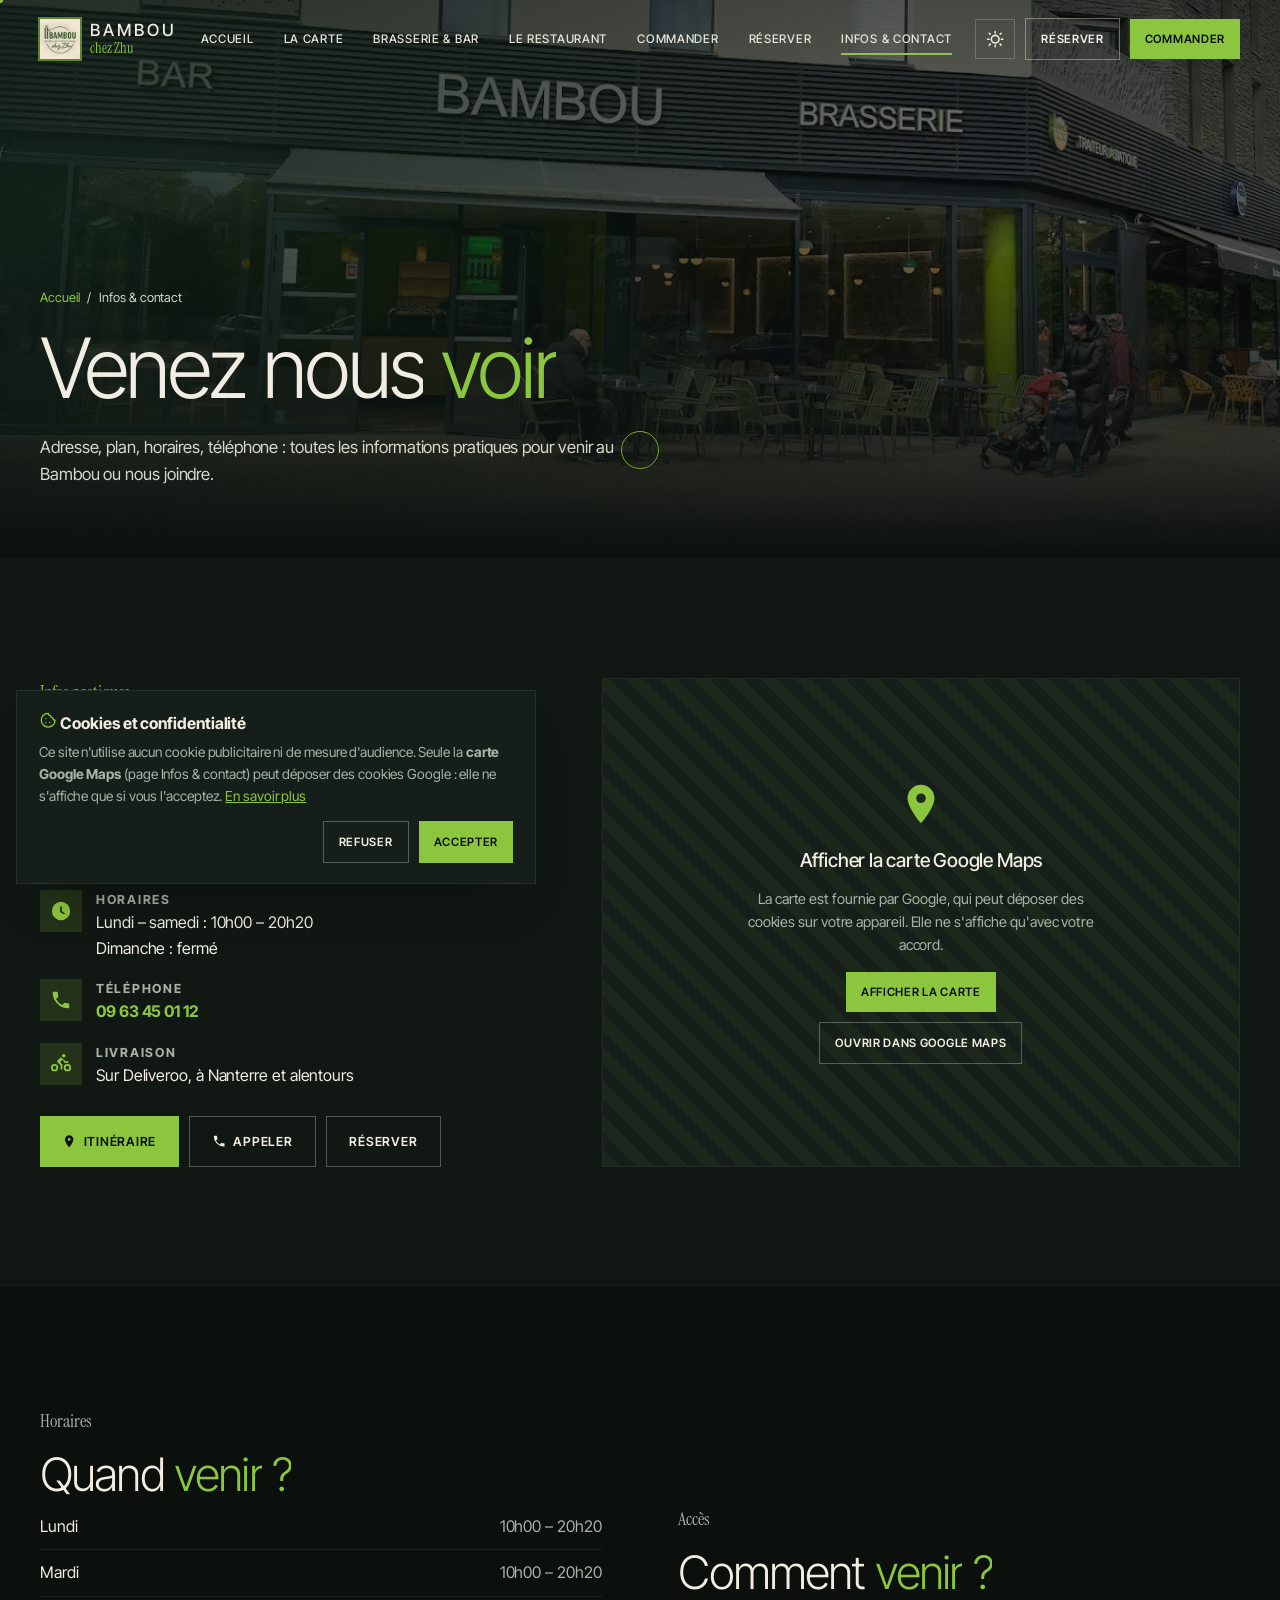
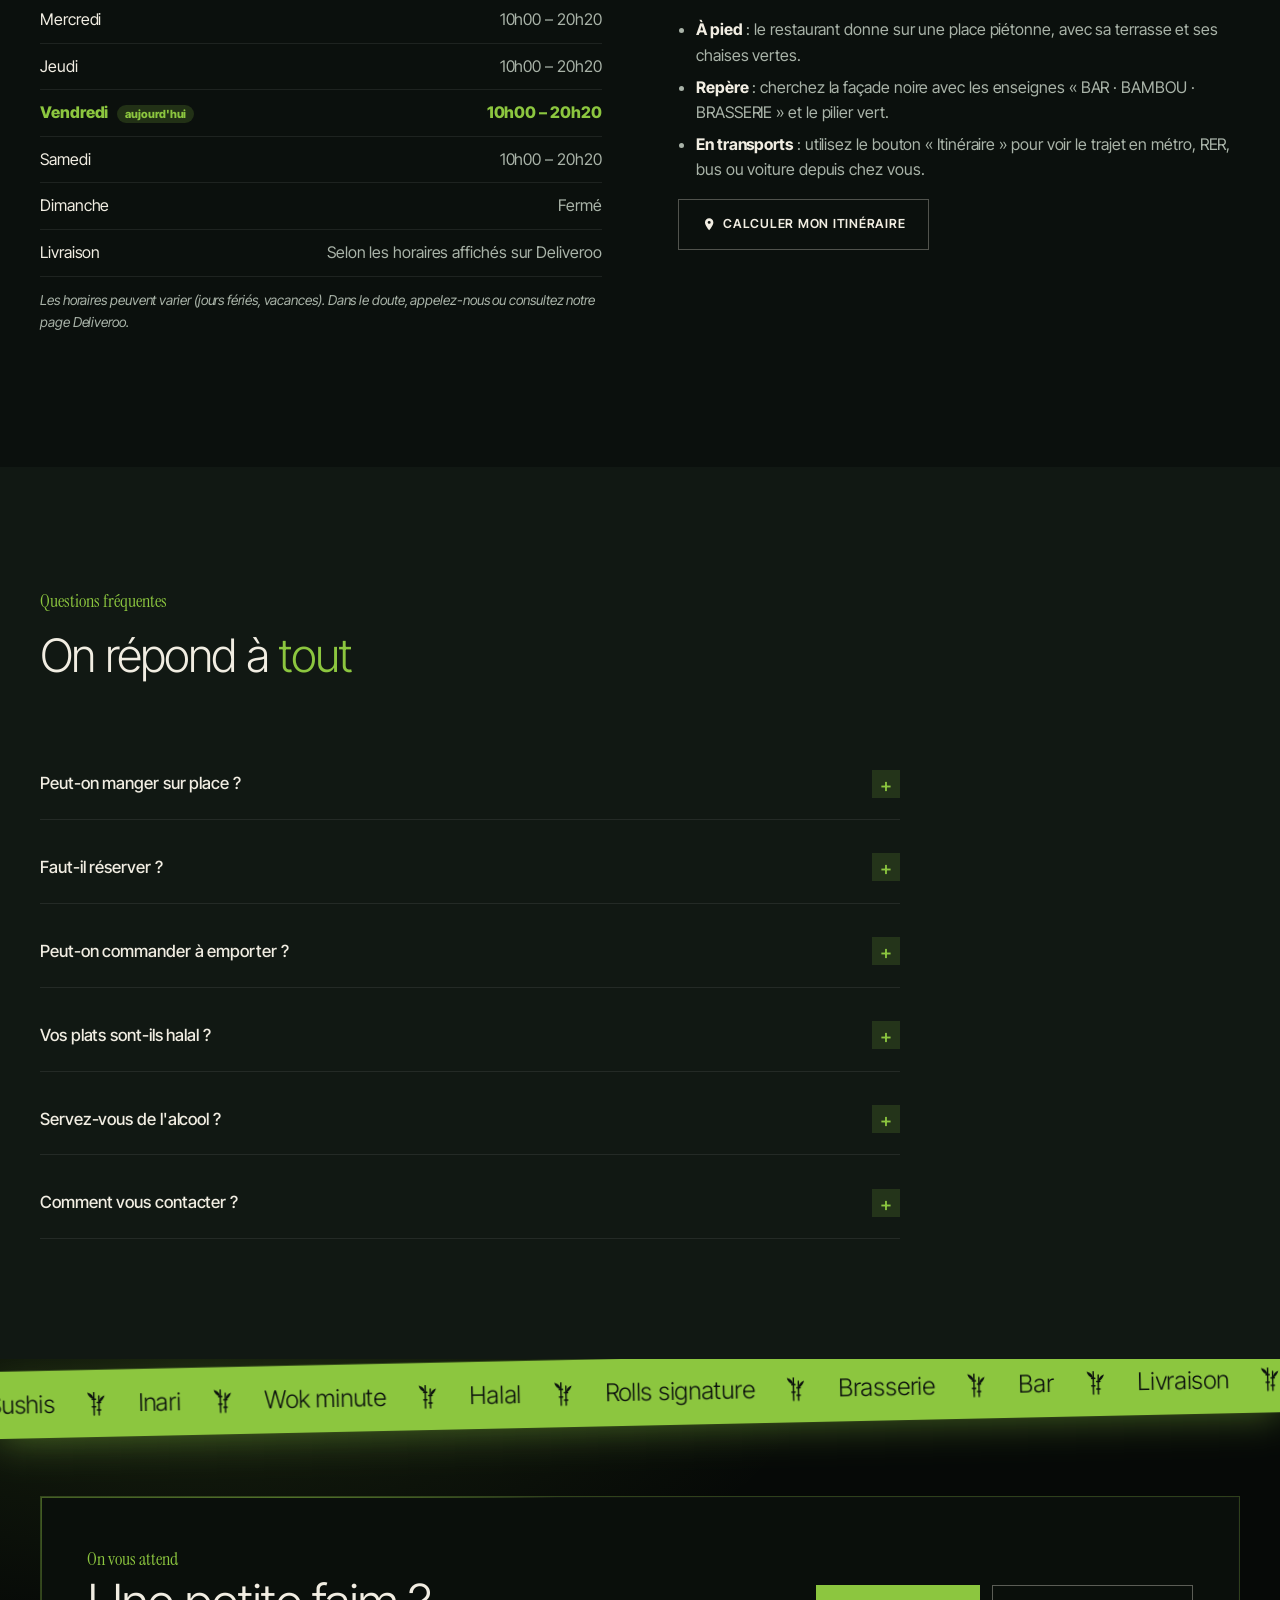
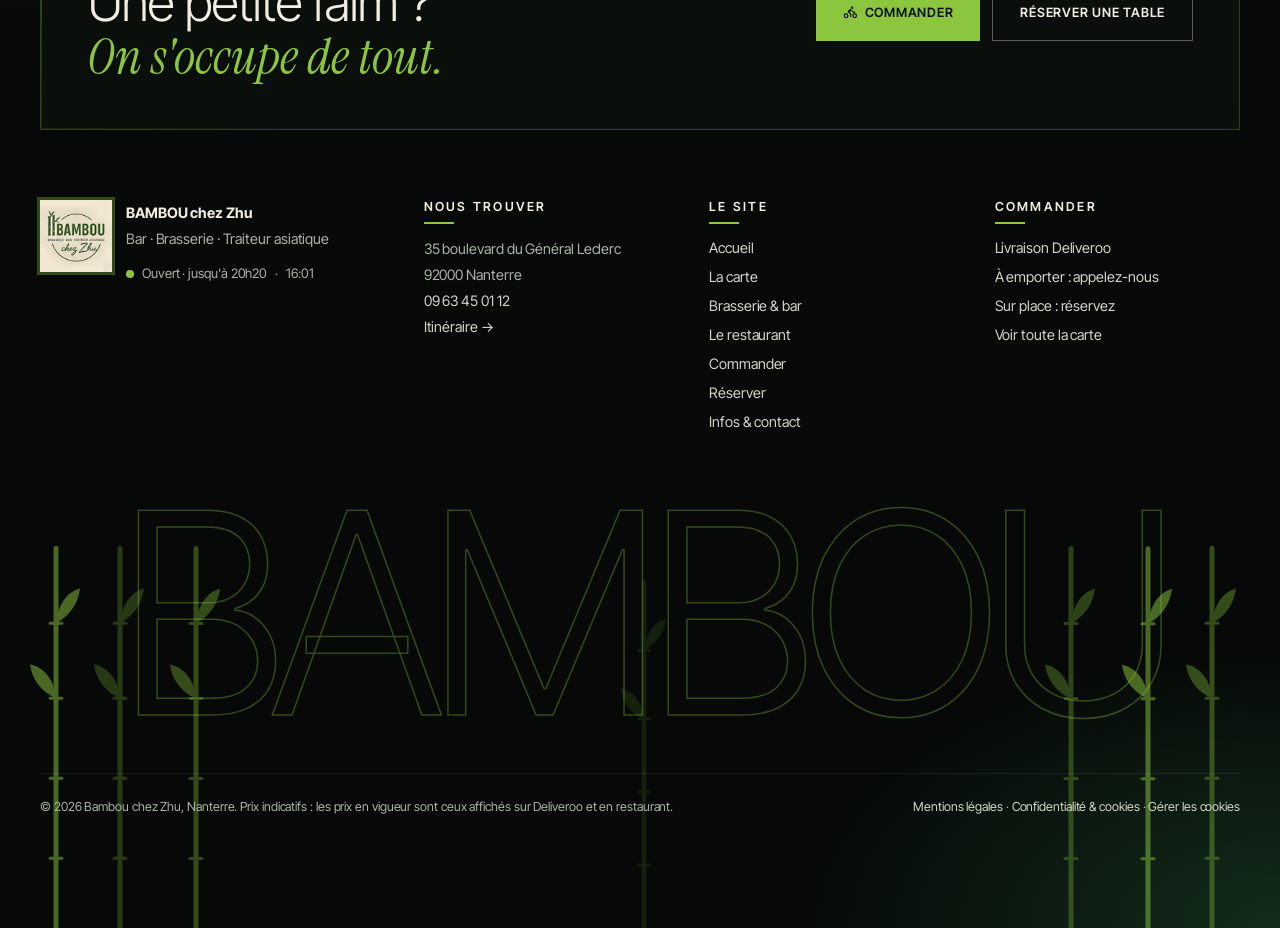
<file: contact.html>
<!doctype html>
<html lang="fr" data-theme="dark">
<head>
  <meta charset="utf-8">
  <meta name="viewport" content="width=device-width, initial-scale=1">
  <title>Infos & contact · Bambou chez Zhu, Nanterre</title>
  <meta name="description" content="Adresse, plan d'accès, horaires et téléphone de Bambou chez Zhu : 35 boulevard du Général Leclerc, 92000 Nanterre. Tél. 09 63 45 01 12.">
  <meta name="theme-color" content="#0b100d">
  <link rel="icon" href="images/lieu/logo.png">
  <meta property="og:title" content="Infos & contact · Bambou chez Zhu">
  <meta property="og:image" content="images/lieu/facade.webp">
  <link rel="preconnect" href="https://fonts.googleapis.com">
  <link rel="preconnect" href="https://fonts.gstatic.com" crossorigin>
  <link href="https://fonts.googleapis.com/css2?family=Inter+Tight:wght@300;400;500;600&family=Instrument+Serif:ital@0;1&display=swap" rel="stylesheet">
  <link rel="stylesheet" href="css/style.css">
</head>
<body data-page="contact">
  <main>
    <section class="page-hero">
      <div class="page-hero__bg" style="background-image:url('images/lieu/facade.webp');background-position:center 60%"></div>
      <div class="container">
        <nav class="crumbs" aria-label="Fil d'Ariane"><a href="index.html">Accueil</a> / <span>Infos & contact</span></nav>
        <h1>Venez nous <span class="accent">voir</span></h1>
        <p class="lead">Adresse, plan, horaires, téléphone : toutes les informations pratiques pour venir au Bambou ou nous joindre.</p>
      </div>
    </section>

    <!-- INFOS + CARTE -->
    <section class="section infos">
      <div class="container infos__inner">
        <div class="infos__card reveal">
          <p class="eyebrow">Infos pratiques</p>
          <h2>Bambou <span class="accent">chez Zhu</span></h2>
          <ul class="infos__list">
            <li><svg class="ico"><use href="#i-pin"/></svg><div><strong>Adresse</strong><span>35 boulevard du Général Leclerc<br>92000 Nanterre</span></div></li>
            <li><svg class="ico"><use href="#i-clock"/></svg><div><strong>Horaires</strong><span>Lundi – samedi : 10h00 – 20h20<br>Dimanche : fermé</span></div></li>
            <li><svg class="ico"><use href="#i-phone"/></svg><div><strong>Téléphone</strong><span><a href="tel:+33963450112">09 63 45 01 12</a></span></div></li>
            <li><svg class="ico"><use href="#i-bike"/></svg><div><strong>Livraison</strong><span>Sur Deliveroo, à Nanterre et alentours</span></div></li>
          </ul>
          <div class="infos__btns">
            <a class="btn btn--primary js-maps" href="#" target="_blank" rel="noopener"><svg class="ico"><use href="#i-pin"/></svg> Itinéraire</a>
            <a class="btn btn--ghost" href="tel:+33963450112"><svg class="ico"><use href="#i-phone"/></svg> Appeler</a>
            <a class="btn btn--ghost" href="reserver.html">Réserver</a>
          </div>
        </div>
        <div class="infos__map reveal">
          <div class="map-gate" id="mapGate">
            <div>
              <svg class="ico"><use href="#i-pin"/></svg>
              <h3>Afficher la carte Google Maps</h3>
              <p>La carte est fournie par Google, qui peut déposer des cookies sur votre appareil. Elle ne s'affiche qu'avec votre accord.</p>
              <div class="btns">
                <button class="btn btn--primary btn--sm" id="mapAccept">Afficher la carte</button>
                <a class="btn btn--ghost btn--sm js-maps" href="#" target="_blank" rel="noopener">Ouvrir dans Google Maps</a>
              </div>
            </div>
          </div>
          <iframe title="Carte : Bambou, 35 boulevard du Général Leclerc, Nanterre" loading="lazy" referrerpolicy="no-referrer-when-downgrade" id="map" hidden></iframe>
        </div>
      </div>
    </section>

    <!-- HORAIRES & ACCÈS -->
    <section class="section">
      <div class="container split-block">
        <div class="split-block__text reveal">
          <p class="eyebrow">Horaires</p>
          <h2>Quand <span class="accent">venir&nbsp;?</span></h2>
          <table class="hours">
            <tbody id="hoursTable"></tbody>
            <tr><td>Livraison</td><td>Selon les horaires affichés sur Deliveroo</td></tr>
          </table>
          <p class="note">Les horaires peuvent varier (jours fériés, vacances). Dans le doute, appelez-nous ou consultez notre page Deliveroo.</p>
        </div>
        <div class="split-block__text reveal">
          <p class="eyebrow">Accès</p>
          <h2>Comment <span class="accent">venir&nbsp;?</span></h2>
          <ul>
            <li><strong>À pied</strong> : le restaurant donne sur une place piétonne, avec sa terrasse et ses chaises vertes.</li>
            <li><strong>Repère</strong> : cherchez la façade noire avec les enseignes « BAR · BAMBOU · BRASSERIE » et le pilier vert.</li>
            <li><strong>En transports</strong> : utilisez le bouton « Itinéraire » pour voir le trajet en métro, RER, bus ou voiture depuis chez vous.</li>
          </ul>
          <a class="btn btn--ghost js-maps" href="#" target="_blank" rel="noopener"><svg class="ico"><use href="#i-pin"/></svg> Calculer mon itinéraire</a>
        </div>
      </div>
    </section>

    <!-- FAQ -->
    <section class="section section--alt">
      <div class="container">
        <header class="section__head reveal">
          <p class="eyebrow">Questions fréquentes</p>
          <h2>On répond à <span class="accent">tout</span></h2>
        </header>
        <div class="faq reveal">
          <details><summary>Peut-on manger sur place ?</summary><div><p>Oui, en salle ou en terrasse. Toute la carte est servie sur place, ainsi que la carte des boissons de la brasserie.</p></div></details>
          <details><summary>Faut-il réserver ?</summary><div><p>Ce n'est pas obligatoire, mais c'est conseillé pour les groupes et le week-end. Vous pouvez <a class="link" href="reserver.html">réserver en ligne</a> ou par téléphone.</p></div></details>
          <details><summary>Peut-on commander à emporter ?</summary><div><p>Oui. Appelez-nous au 09 63 45 01 12, puis venez récupérer votre commande au restaurant.</p></div></details>
          <details><summary>Vos plats sont-ils halal ?</summary><div><p>Nos hors-d'œuvre et nos plats chauds sont préparés avec des viandes halal (pastille « Halal » sur la carte).</p></div></details>
          <details><summary>Servez-vous de l'alcool ?</summary><div><p>Oui, au bar : bières pression et bouteille, vin. La vente d'alcool est interdite aux mineurs.</p></div></details>
          <details><summary>Comment vous contacter ?</summary><div><p>Par téléphone au 09 63 45 01 12, ou directement au restaurant.</p></div></details>
        </div>
      </div>
    </section>
  </main>

  <script src="js/data.js"></script>
  <script src="js/layout.js"></script>
  <script src="js/main.js"></script>
</body>
</html>
</file>
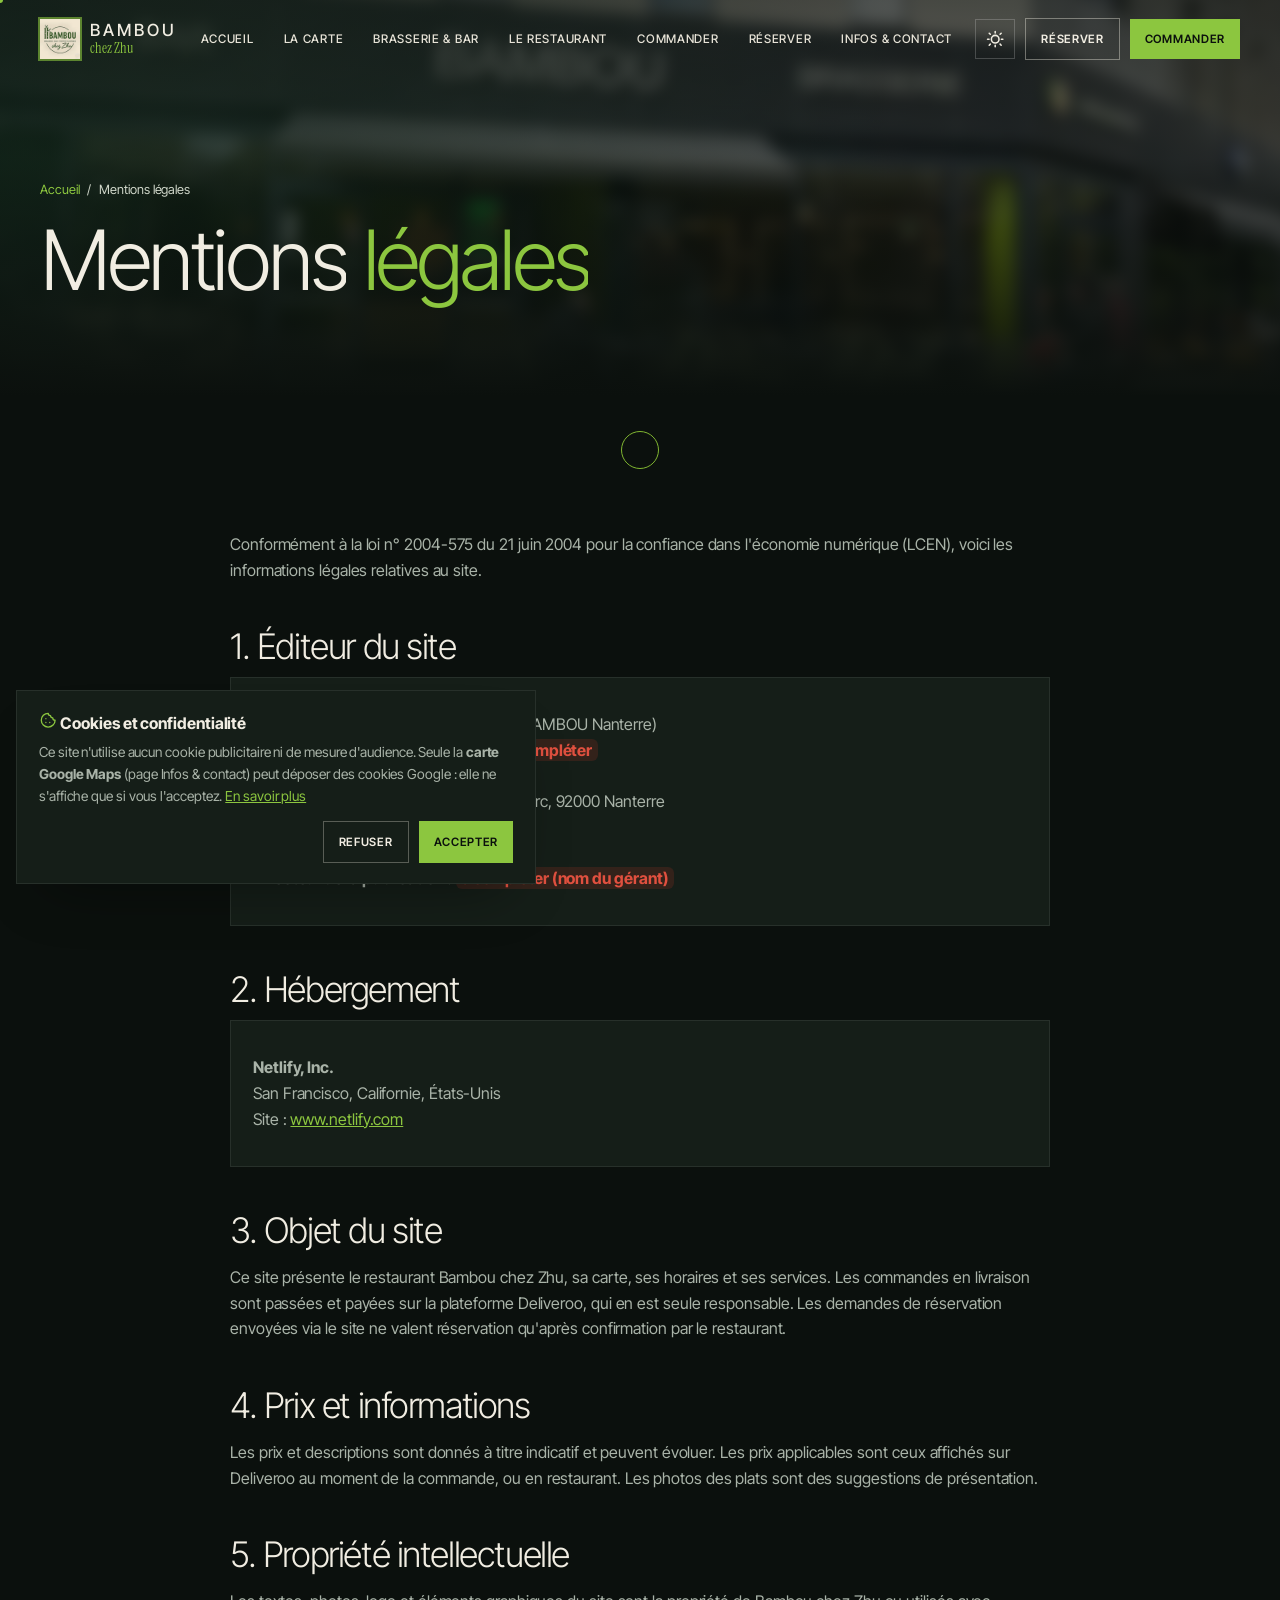
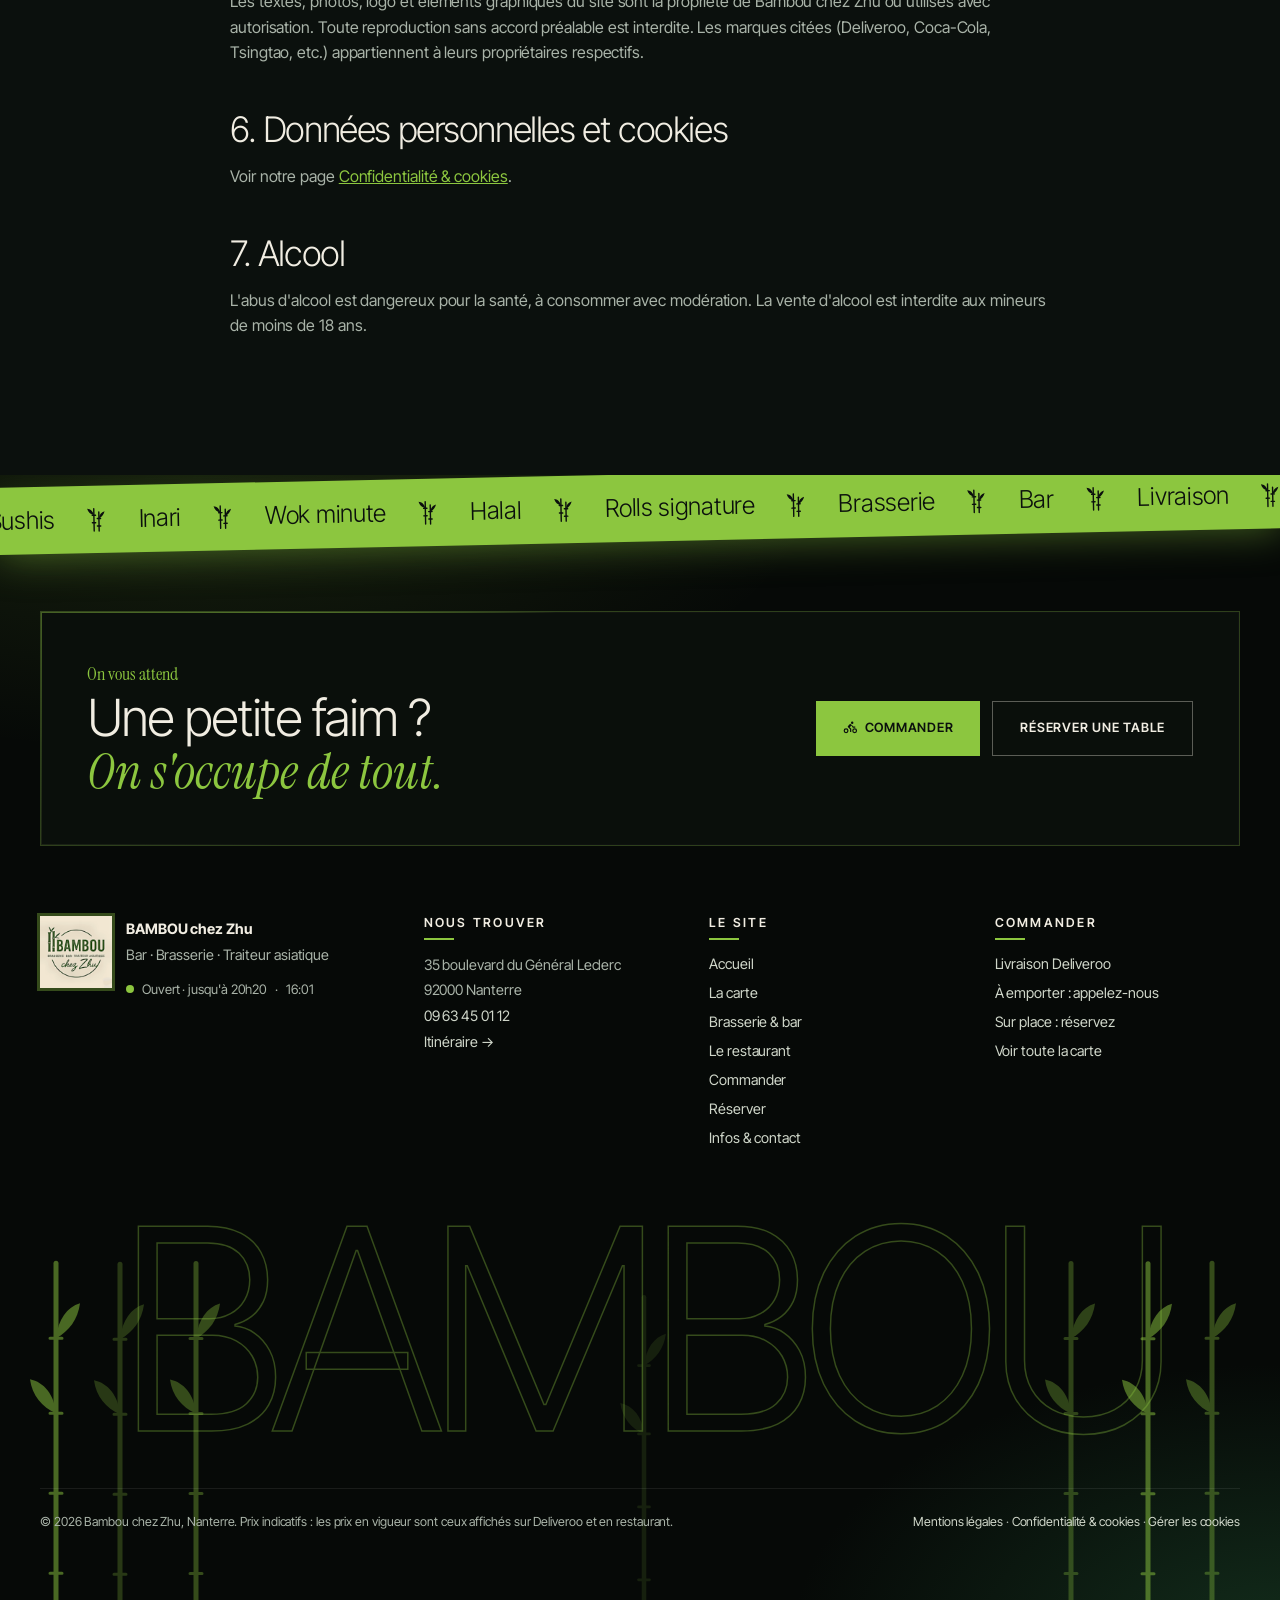
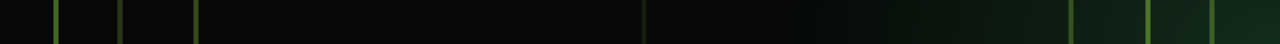
<file: mentions-legales.html>
<!doctype html>
<html lang="fr" data-theme="dark">
<head>
  <meta charset="utf-8">
  <meta name="viewport" content="width=device-width, initial-scale=1">
  <title>Mentions légales · Bambou chez Zhu</title>
  <meta name="description" content="Mentions légales du site de Bambou chez Zhu, Nanterre.">
  <meta name="theme-color" content="#0b100d">
  <link rel="icon" href="images/lieu/logo.png">
  <link rel="preconnect" href="https://fonts.googleapis.com">
  <link rel="preconnect" href="https://fonts.gstatic.com" crossorigin>
  <link href="https://fonts.googleapis.com/css2?family=Inter+Tight:wght@300;400;500;600&family=Instrument+Serif:ital@0;1&display=swap" rel="stylesheet">
  <link rel="stylesheet" href="css/style.css">
</head>
<body data-page="">
  <main>
    <section class="page-hero" style="min-height:44vh">
      <div class="page-hero__bg" style="background-image:url('images/lieu/facade.webp');filter:blur(8px)"></div>
      <div class="container">
        <nav class="crumbs" aria-label="Fil d'Ariane"><a href="index.html">Accueil</a> / <span>Mentions légales</span></nav>
        <h1>Mentions <span class="accent">légales</span></h1>
      </div>
    </section>

    <section class="section">
      <div class="container legal">
        <p>Conformément à la loi n° 2004-575 du 21 juin 2004 pour la confiance dans l'économie numérique (LCEN), voici les informations légales relatives au site.</p>

        <h2 class="no-words">1. Éditeur du site</h2>
        <div class="box">
          <p><strong>Nom commercial :</strong> Bambou chez Zhu (BAMBOU Nanterre)<br>
          <strong>Raison sociale et forme juridique :</strong> <em class="todo">à compléter</em><br>
          <strong>SIREN :</strong> 995 363 256<br>
          <strong>Adresse :</strong> 35 boulevard du Général Leclerc, 92000 Nanterre<br>
          <strong>Téléphone :</strong> <a href="tel:+33963450112">09 63 45 01 12</a><br>
          <strong>E-mail :</strong> <em class="todo">à compléter</em><br>
          <strong>Directeur de la publication :</strong> <em class="todo">à compléter (nom du gérant)</em></p>
        </div>

        <h2 class="no-words">2. Hébergement</h2>
        <div class="box">
          <p><strong>Netlify, Inc.</strong><br>San Francisco, Californie, États-Unis<br>Site : <a href="https://www.netlify.com" target="_blank" rel="noopener">www.netlify.com</a></p>
        </div>

        <h2 class="no-words">3. Objet du site</h2>
        <p>Ce site présente le restaurant Bambou chez Zhu, sa carte, ses horaires et ses services. Les commandes en livraison sont passées et payées sur la plateforme Deliveroo, qui en est seule responsable. Les demandes de réservation envoyées via le site ne valent réservation qu'après confirmation par le restaurant.</p>

        <h2 class="no-words">4. Prix et informations</h2>
        <p>Les prix et descriptions sont donnés à titre indicatif et peuvent évoluer. Les prix applicables sont ceux affichés sur Deliveroo au moment de la commande, ou en restaurant. Les photos des plats sont des suggestions de présentation.</p>

        <h2 class="no-words">5. Propriété intellectuelle</h2>
        <p>Les textes, photos, logo et éléments graphiques du site sont la propriété de Bambou chez Zhu ou utilisés avec autorisation. Toute reproduction sans accord préalable est interdite. Les marques citées (Deliveroo, Coca-Cola, Tsingtao, etc.) appartiennent à leurs propriétaires respectifs.</p>

        <h2 class="no-words">6. Données personnelles et cookies</h2>
        <p>Voir notre page <a href="confidentialite.html">Confidentialité & cookies</a>.</p>

        <h2 class="no-words">7. Alcool</h2>
        <p>L'abus d'alcool est dangereux pour la santé, à consommer avec modération. La vente d'alcool est interdite aux mineurs de moins de 18 ans.</p>
      </div>
    </section>
  </main>
  <script src="js/data.js"></script>
  <script src="js/layout.js"></script>
  <script src="js/main.js"></script>
</body>
</html>
</file>
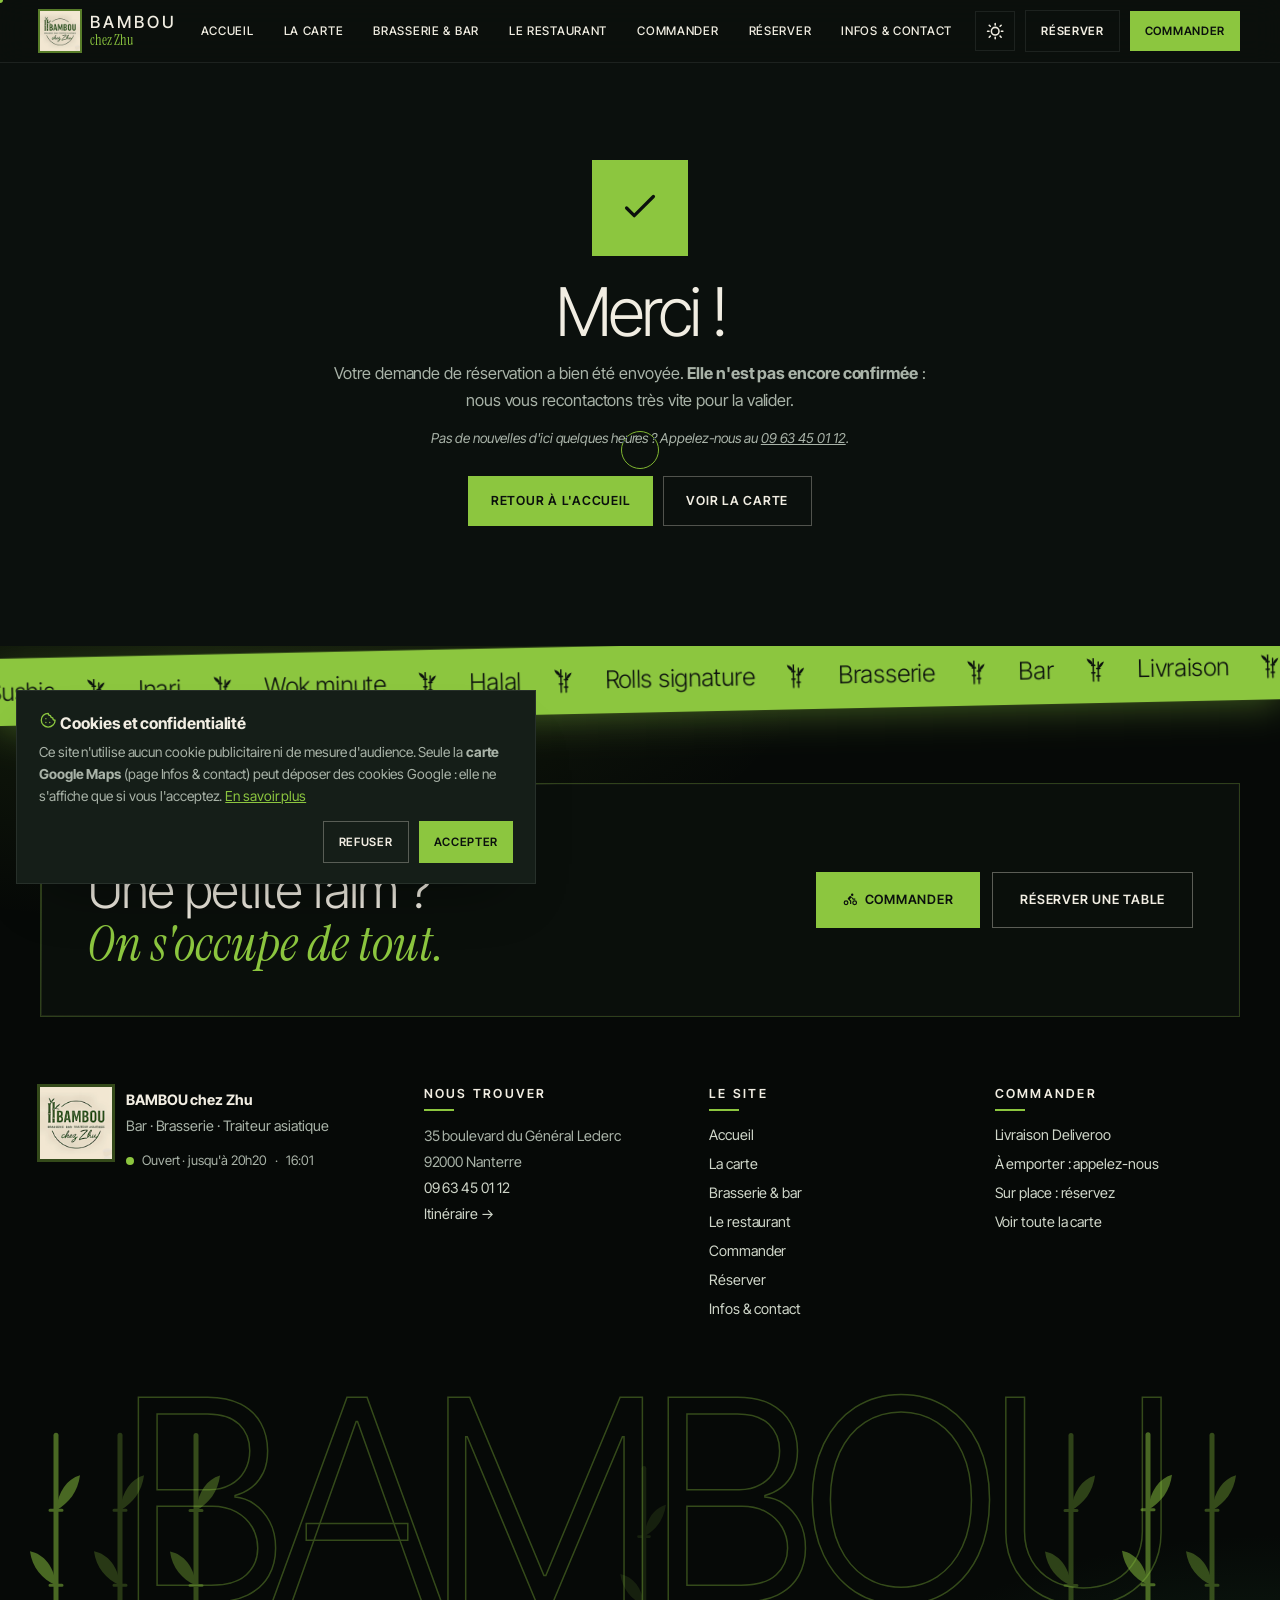
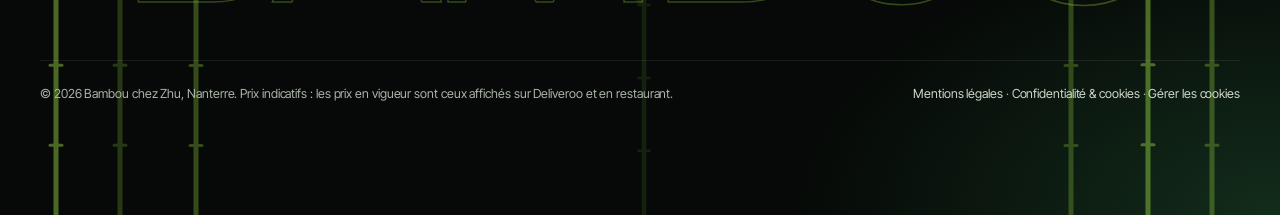
<file: merci.html>
<!doctype html>
<html lang="fr" data-theme="dark">
<head>
  <meta charset="utf-8">
  <meta name="viewport" content="width=device-width, initial-scale=1">
  <title>Demande envoyée · Bambou chez Zhu</title>
  <meta name="robots" content="noindex">
  <meta name="theme-color" content="#0b100d">
  <link rel="icon" href="images/lieu/logo.png">
  <link rel="preconnect" href="https://fonts.googleapis.com">
  <link rel="preconnect" href="https://fonts.gstatic.com" crossorigin>
  <link href="https://fonts.googleapis.com/css2?family=Inter+Tight:wght@300;400;500;600&family=Instrument+Serif:ital@0;1&display=swap" rel="stylesheet">
  <link rel="stylesheet" href="css/style.css">
</head>
<body data-page="">
  <main>
    <section class="section" style="padding-top:160px">
      <div class="container merci">
        <div class="merci__check"><svg class="ico"><use href="#i-check"/></svg></div>
        <h1 class="hero__title" style="font-size:clamp(2.6rem,6vw,4.2rem)">Merci&nbsp;!</h1>
        <p class="section__lead">Votre demande de réservation a bien été envoyée. <strong>Elle n'est pas encore confirmée</strong> : nous vous recontactons très vite pour la valider.</p>
        <div class="recap" id="merciRecap" hidden>
          <p class="eyebrow">Votre demande</p>
          <ul id="merciList"></ul>
        </div>
        <p class="note">Pas de nouvelles d'ici quelques heures ? Appelez-nous au <a href="tel:+33963450112">09 63 45 01 12</a>.</p>
        <div style="display:flex;gap:10px;justify-content:center;flex-wrap:wrap;margin-top:26px">
          <a class="btn btn--primary" href="index.html">Retour à l'accueil</a>
          <a class="btn btn--ghost" href="carte.html">Voir la carte</a>
        </div>
      </div>
    </section>
  </main>
  <script src="js/data.js"></script>
  <script src="js/layout.js"></script>
  <script src="js/main.js"></script>
  <script>
    try {
      const r = JSON.parse(sessionStorage.getItem("bambou-resa") || "null");
      if (r) {
        const esc = (s) => String(s).replace(/[&<>"]/g, (c) => ({ "&": "&amp;", "<": "&lt;", ">": "&gt;", '"': "&quot;" }[c]));
        const rows = [["Date", r.date], ["Heure", r.heure], ["Personnes", r.personnes], ["Place", r.place]];
        if (r.plats) rows.push(["Plats", r.plats], ["Total estimé", r.total]);
        document.getElementById("merciList").innerHTML = rows.map(([a, b]) => `<li><span>${a}</span><b>${esc(b).replace(/\n/g, "<br>")}</b></li>`).join("");
        document.getElementById("merciRecap").hidden = false;
      }
    } catch (e) {}
  </script>
</body>
</html>
</file>
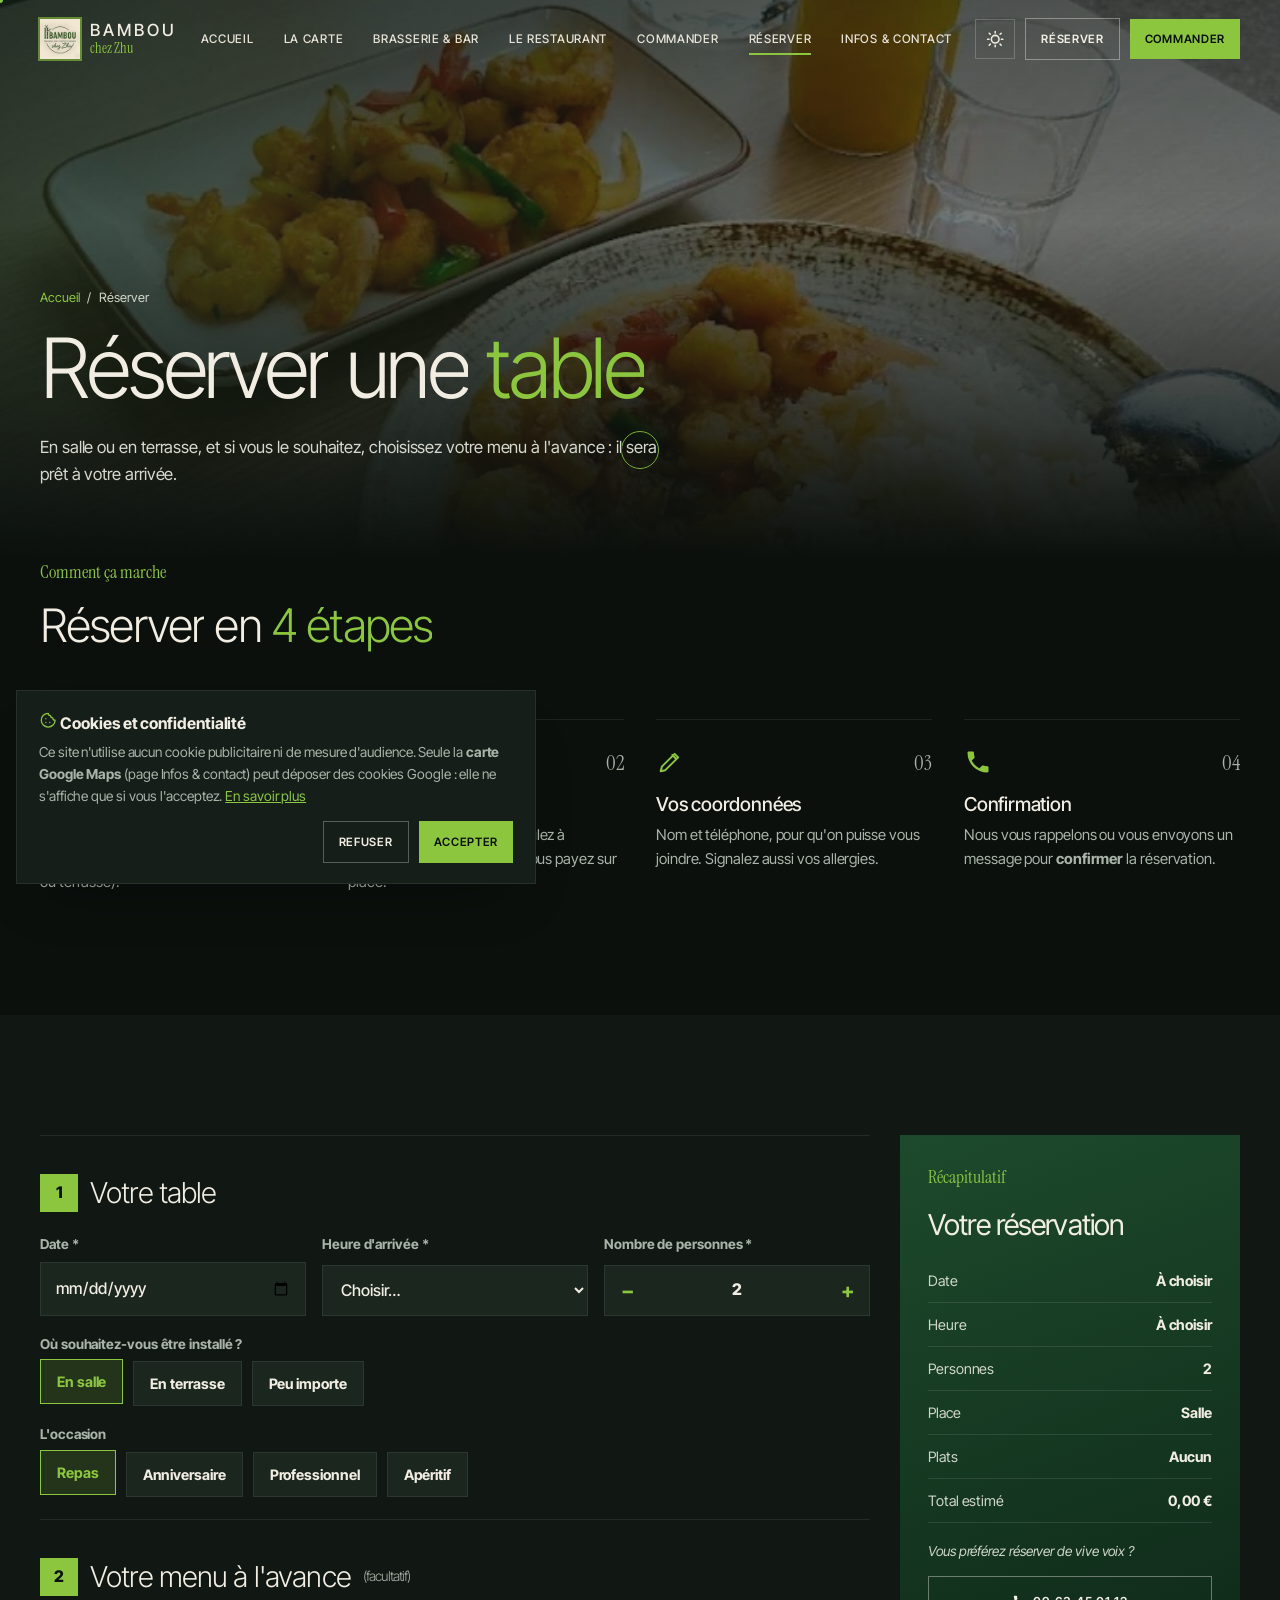
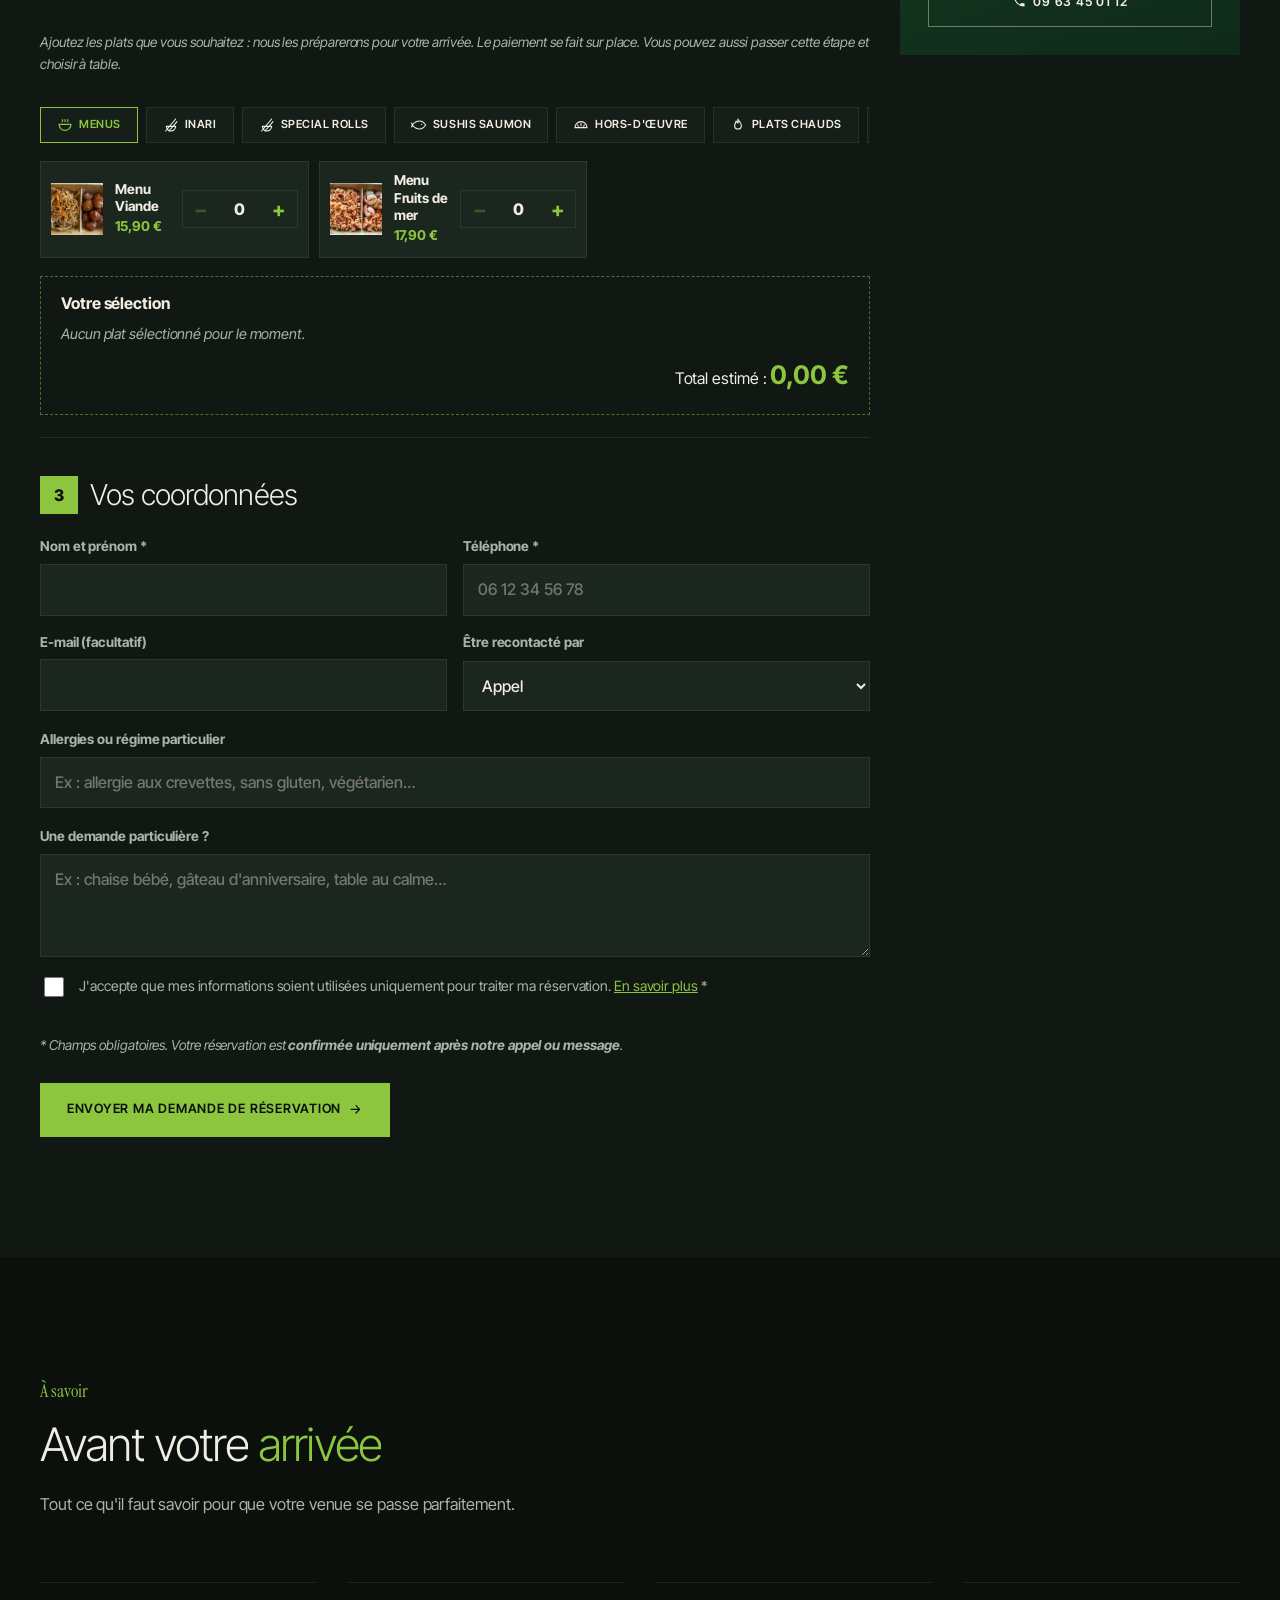
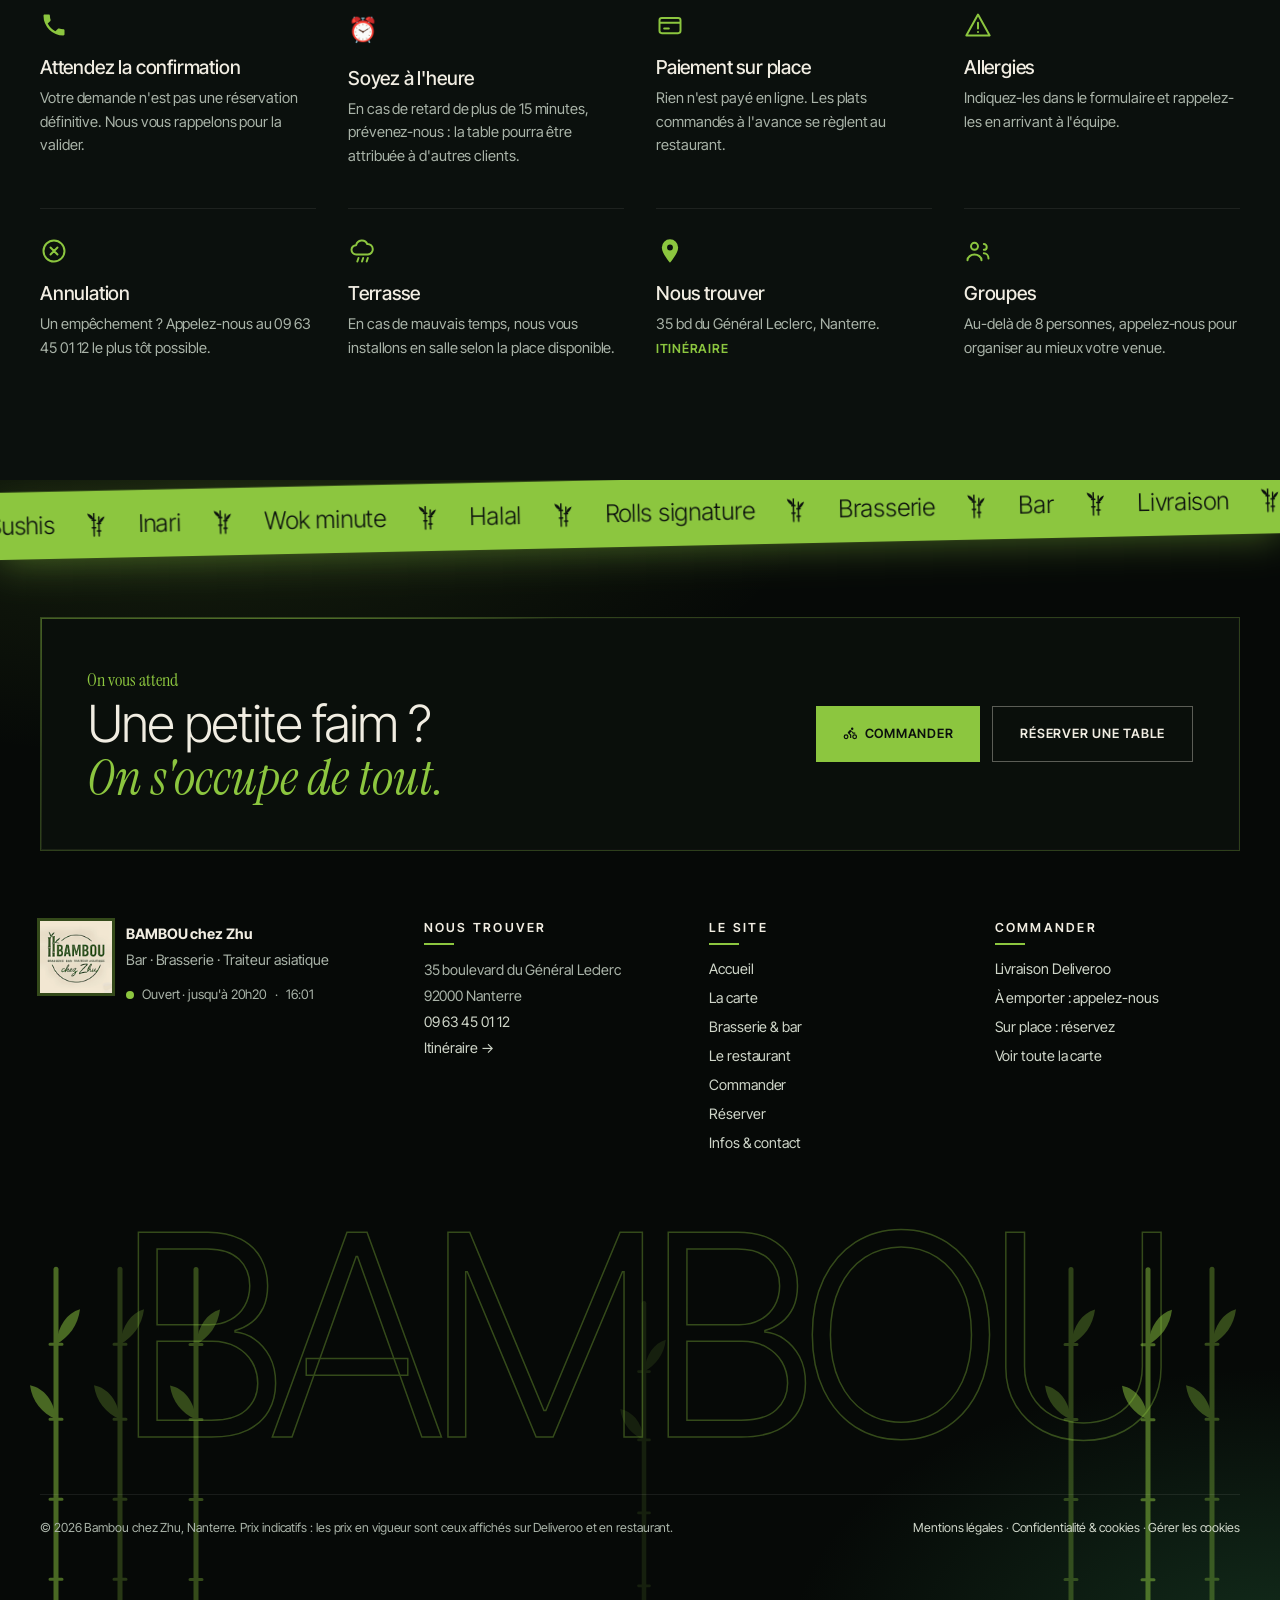
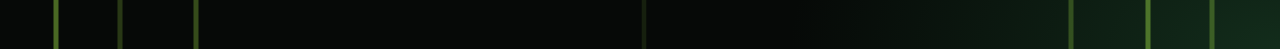
<file: reserver.html>
<!doctype html>
<html lang="fr" data-theme="dark">
<head>
  <meta charset="utf-8">
  <meta name="viewport" content="width=device-width, initial-scale=1">
  <title>Réserver une table · Bambou chez Zhu, Nanterre</title>
  <meta name="description" content="Réservez votre table chez Bambou à Nanterre, en salle ou en terrasse, et choisissez votre menu à l'avance. Confirmation par téléphone.">
  <meta name="theme-color" content="#0b100d">
  <link rel="icon" href="images/lieu/logo.png">
  <meta property="og:title" content="Réserver une table · Bambou chez Zhu">
  <meta property="og:image" content="images/lieu/facade.webp">
  <link rel="preconnect" href="https://fonts.googleapis.com">
  <link rel="preconnect" href="https://fonts.gstatic.com" crossorigin>
  <link href="https://fonts.googleapis.com/css2?family=Inter+Tight:wght@300;400;500;600&family=Instrument+Serif:ital@0;1&display=swap" rel="stylesheet">
  <link rel="stylesheet" href="css/style.css">
</head>
<body data-page="reserver">
  <main>
    <section class="page-hero">
      <div class="page-hero__bg" style="background-image:url('images/lieu/sur-place.webp');background-position:center 40%"></div>
      <div class="container">
        <nav class="crumbs" aria-label="Fil d'Ariane"><a href="index.html">Accueil</a> / <span>Réserver</span></nav>
        <h1>Réserver une <span class="accent">table</span></h1>
        <p class="lead">En salle ou en terrasse, et si vous le souhaitez, choisissez votre menu à l'avance : il sera prêt à votre arrivée.</p>
      </div>
    </section>

    <!-- COMMENT ÇA MARCHE -->
    <section class="section section--tight">
      <div class="container">
        <header class="section__head reveal">
          <p class="eyebrow">Comment ça marche</p>
          <h2>Réserver en <span class="accent">4 étapes</span></h2>
        </header>
        <div class="steps">
          <div class="step reveal"><div class="step__ico"><svg class="ico"><use href="#i-calendar"/></svg></div><h3>Date et heure</h3><p>Choisissez le jour, l'heure d'arrivée, le nombre de personnes et votre place (salle ou terrasse).</p></div>
          <div class="step reveal"><div class="step__ico"><svg class="ico"><use href="#i-bowl"/></svg></div><h3>Votre menu (facultatif)</h3><p>Ajoutez les plats que vous voulez à l'avance. Le total s'affiche. Vous payez sur place.</p></div>
          <div class="step reveal"><div class="step__ico"><svg class="ico"><use href="#i-pen"/></svg></div><h3>Vos coordonnées</h3><p>Nom et téléphone, pour qu'on puisse vous joindre. Signalez aussi vos allergies.</p></div>
          <div class="step reveal"><div class="step__ico"><svg class="ico"><use href="#i-phone"/></svg></div><h3>Confirmation</h3><p>Nous vous rappelons ou vous envoyons un message pour <strong>confirmer</strong> la réservation.</p></div>
        </div>
      </div>
    </section>

    <!-- FORMULAIRE -->
    <section class="section section--alt" id="formulaire">
      <div class="container resa">
        <form class="resa__form" name="reservation" method="POST" action="merci.html" data-netlify="true" netlify-honeypot="bot-field" id="resaForm" novalidate>
          <input type="hidden" name="form-name" value="reservation">
          <p hidden><label>Ne pas remplir : <input name="bot-field"></label></p>

          <!-- 1 -->
          <fieldset class="resa__block reveal">
            <legend><span>1</span> Votre table</legend>
            <div class="fields fields--3">
              <label class="field"><span>Date *</span><input type="date" name="date" id="rDate" required></label>
              <label class="field"><span>Heure d'arrivée *</span><select name="heure" id="rHeure" required></select></label>
              <label class="field"><span>Nombre de personnes *</span>
                <div class="stepper"><button type="button" data-step="-1" aria-label="Moins">−</button><input type="number" name="personnes" id="rPers" value="2" min="1" max="20" required><button type="button" data-step="1" aria-label="Plus">+</button></div>
              </label>
            </div>
            <div class="field"><span>Où souhaitez-vous être installé ?</span>
              <div class="choice">
                <label><input type="radio" name="placement" value="Salle" checked><span>En salle</span></label>
                <label><input type="radio" name="placement" value="Terrasse"><span>En terrasse</span></label>
                <label><input type="radio" name="placement" value="Peu importe"><span>Peu importe</span></label>
              </div>
            </div>
            <div class="field"><span>L'occasion</span>
              <div class="choice">
                <label><input type="radio" name="occasion" value="Repas" checked><span>Repas</span></label>
                <label><input type="radio" name="occasion" value="Anniversaire"><span>Anniversaire</span></label>
                <label><input type="radio" name="occasion" value="Professionnel"><span>Professionnel</span></label>
                <label><input type="radio" name="occasion" value="Apéro / bar"><span>Apéritif</span></label>
              </div>
            </div>
            <p class="note" id="groupNote" hidden>Pour un groupe de plus de 8 personnes, nous vous conseillons aussi de nous appeler au <a href="tel:+33963450112">09 63 45 01 12</a>.</p>
          </fieldset>

          <!-- 2 -->
          <fieldset class="resa__block reveal">
            <legend><span>2</span> Votre menu à l'avance <em>(facultatif)</em></legend>
            <p class="note">Ajoutez les plats que vous souhaitez : nous les préparerons pour votre arrivée. Le paiement se fait sur place. Vous pouvez aussi passer cette étape et choisir à table.</p>
            <div class="picker">
              <div class="picker__tabs" id="pTabs"></div>
              <div class="picker__list" id="pList"></div>
            </div>
            <div class="basket" id="basket">
              <h4>Votre sélection</h4>
              <ul id="basketList"><li class="basket__empty">Aucun plat sélectionné pour le moment.</li></ul>
              <p class="basket__total">Total estimé : <strong id="basketTotal">0,00 €</strong></p>
            </div>
            <textarea name="precommande" id="rPre" hidden></textarea>
            <input type="hidden" name="total_estime" id="rTotal">
          </fieldset>

          <!-- 3 -->
          <fieldset class="resa__block reveal">
            <legend><span>3</span> Vos coordonnées</legend>
            <div class="fields fields--2">
              <label class="field"><span>Nom et prénom *</span><input type="text" name="nom" autocomplete="name" required></label>
              <label class="field"><span>Téléphone *</span><input type="tel" name="telephone" autocomplete="tel" placeholder="06 12 34 56 78" required pattern="[0-9 +().-]{9,}"></label>
              <label class="field"><span>E-mail (facultatif)</span><input type="email" name="email" autocomplete="email"></label>
              <label class="field"><span>Être recontacté par</span><select name="contact"><option>Appel</option><option>SMS</option><option>E-mail</option></select></label>
            </div>
            <label class="field"><span>Allergies ou régime particulier</span><input type="text" name="allergies" placeholder="Ex : allergie aux crevettes, sans gluten, végétarien…"></label>
            <label class="field"><span>Une demande particulière ?</span><textarea name="message" rows="3" placeholder="Ex : chaise bébé, gâteau d'anniversaire, table au calme…"></textarea></label>
            <label class="check"><input type="checkbox" name="consentement" value="oui" required><span>J'accepte que mes informations soient utilisées uniquement pour traiter ma réservation. <a href="confidentialite.html">En savoir plus</a> *</span></label>
          </fieldset>

          <div class="resa__submit reveal">
            <p class="note">* Champs obligatoires. Votre réservation est <strong>confirmée uniquement après notre appel ou message</strong>.</p>
            <p class="form-error" id="formError" hidden>Merci de remplir les champs obligatoires signalés en rouge.</p>
            <button class="btn btn--primary btn--lg" type="submit">Envoyer ma demande de réservation <svg class="ico"><use href="#i-arrow"/></svg></button>
          </div>
        </form>

        <!-- Récapitulatif -->
        <aside class="resa__aside">
          <div class="recap" id="recap">
            <p class="eyebrow">Récapitulatif</p>
            <h3>Votre réservation</h3>
            <ul>
              <li><span>Date</span><b id="sDate">À choisir</b></li>
              <li><span>Heure</span><b id="sHeure">À choisir</b></li>
              <li><span>Personnes</span><b id="sPers">2</b></li>
              <li><span>Place</span><b id="sPlace">Salle</b></li>
              <li><span>Plats</span><b id="sPlats">Aucun</b></li>
              <li><span>Total estimé</span><b id="sTotal">0,00 €</b></li>
            </ul>
            <p class="note">Vous préférez réserver de vive voix ?</p>
            <a class="btn btn--ghost" href="tel:+33963450112" style="width:100%"><svg class="ico"><use href="#i-phone"/></svg> 09 63 45 01 12</a>
          </div>
        </aside>
      </div>
    </section>

    <!-- AVANT VOTRE ARRIVÉE -->
    <section class="section">
      <div class="container">
        <header class="section__head reveal">
          <p class="eyebrow">À savoir</p>
          <h2>Avant votre <span class="accent">arrivée</span></h2>
          <p class="section__lead">Tout ce qu'il faut savoir pour que votre venue se passe parfaitement.</p>
        </header>
        <div class="pourquoi__grid">
          <div class="p-item reveal"><span class="p-item__ico"><svg class="ico"><use href="#i-phone"/></svg></span><h3>Attendez la confirmation</h3><p>Votre demande n'est pas une réservation définitive. Nous vous rappelons pour la valider.</p></div>
          <div class="p-item reveal"><span class="p-item__ico">⏰</span><h3>Soyez à l'heure</h3><p>En cas de retard de plus de 15 minutes, prévenez-nous : la table pourra être attribuée à d'autres clients.</p></div>
          <div class="p-item reveal"><span class="p-item__ico"><svg class="ico"><use href="#i-card"/></svg></span><h3>Paiement sur place</h3><p>Rien n'est payé en ligne. Les plats commandés à l'avance se règlent au restaurant.</p></div>
          <div class="p-item reveal"><span class="p-item__ico"><svg class="ico"><use href="#i-alert"/></svg></span><h3>Allergies</h3><p>Indiquez-les dans le formulaire et rappelez-les en arrivant à l'équipe.</p></div>
          <div class="p-item reveal"><span class="p-item__ico"><svg class="ico"><use href="#i-cancel"/></svg></span><h3>Annulation</h3><p>Un empêchement ? Appelez-nous au 09 63 45 01 12 le plus tôt possible.</p></div>
          <div class="p-item reveal"><span class="p-item__ico"><svg class="ico"><use href="#i-rain"/></svg></span><h3>Terrasse</h3><p>En cas de mauvais temps, nous vous installons en salle selon la place disponible.</p></div>
          <div class="p-item reveal"><span class="p-item__ico"><svg class="ico"><use href="#i-pin"/></svg></span><h3>Nous trouver</h3><p>35 bd du Général Leclerc, Nanterre. <a class="link" href="contact.html">Itinéraire</a></p></div>
          <div class="p-item reveal"><span class="p-item__ico"><svg class="ico"><use href="#i-users"/></svg></span><h3>Groupes</h3><p>Au-delà de 8 personnes, appelez-nous pour organiser au mieux votre venue.</p></div>
        </div>
      </div>
    </section>
  </main>

  <script src="js/data.js"></script>
  <script src="js/layout.js"></script>
  <script src="js/main.js"></script>
  <script src="js/reservation.js"></script>
</body>
</html>
</file>
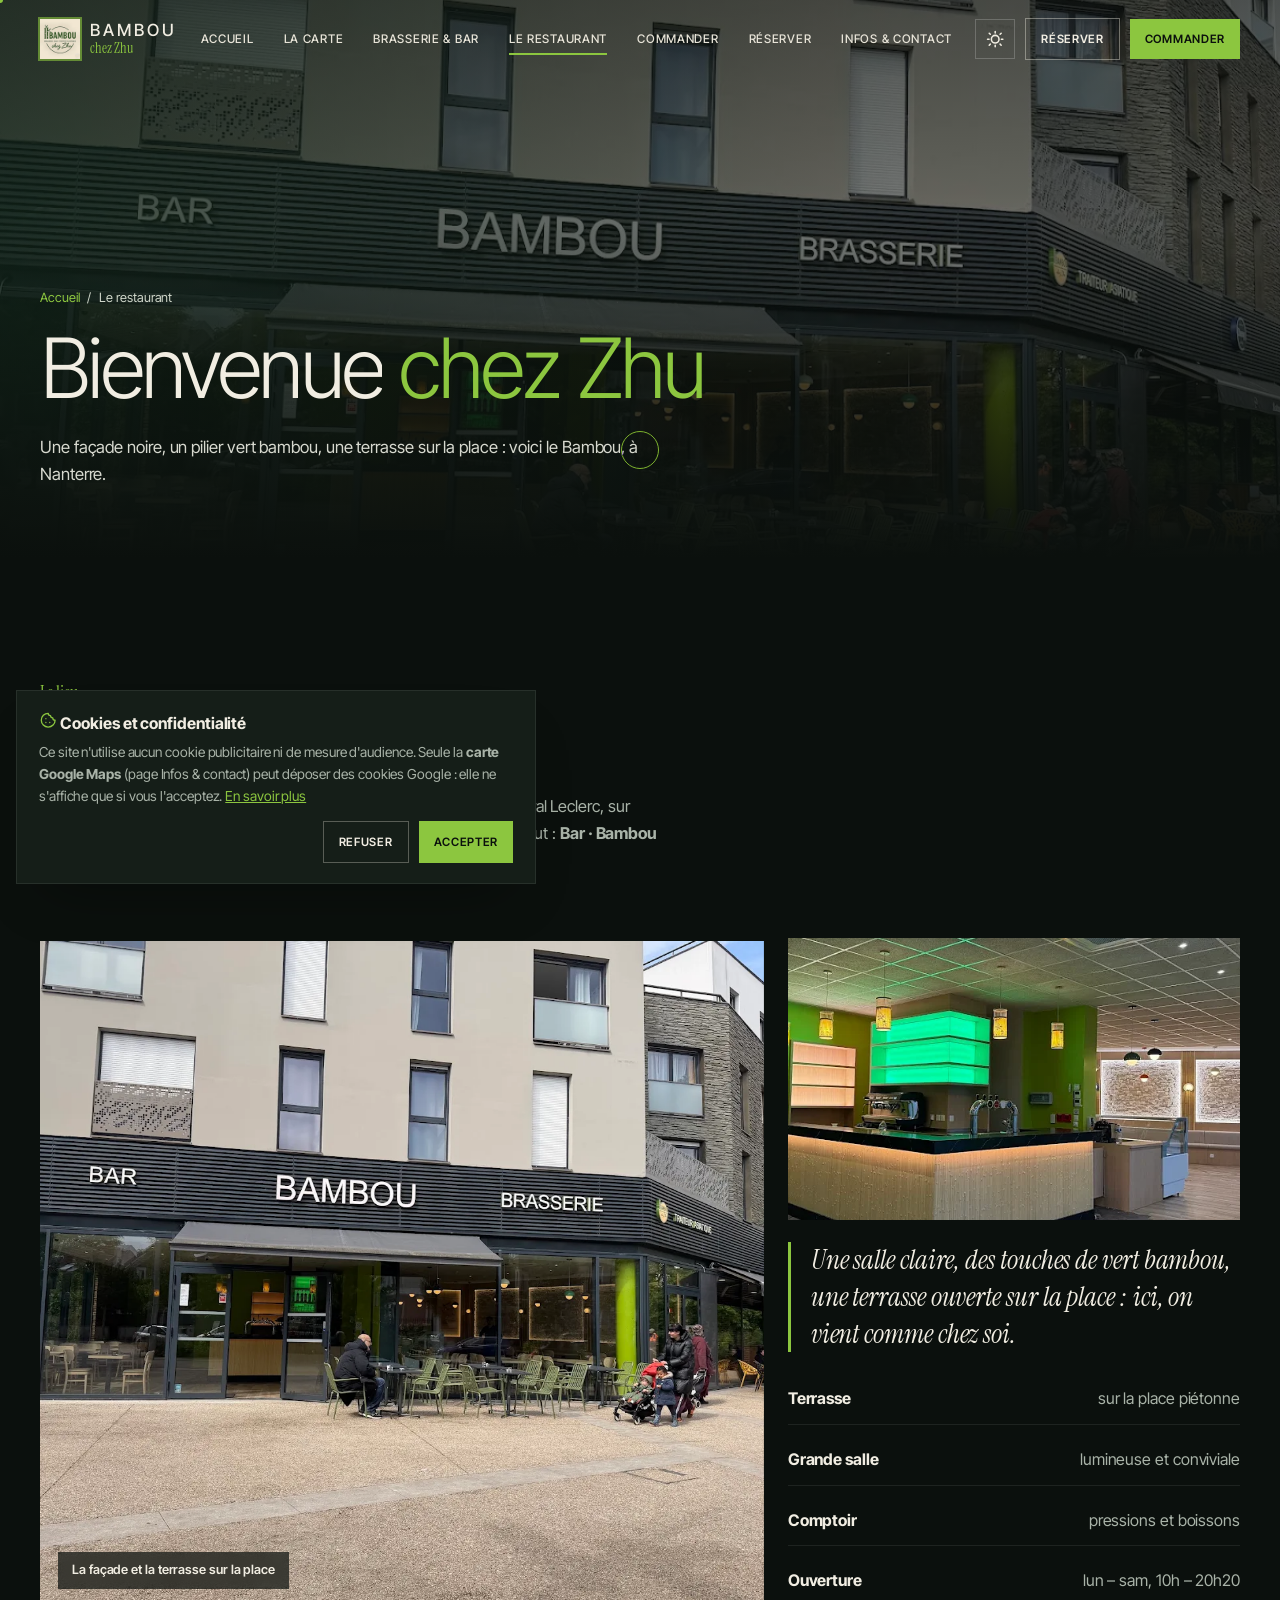
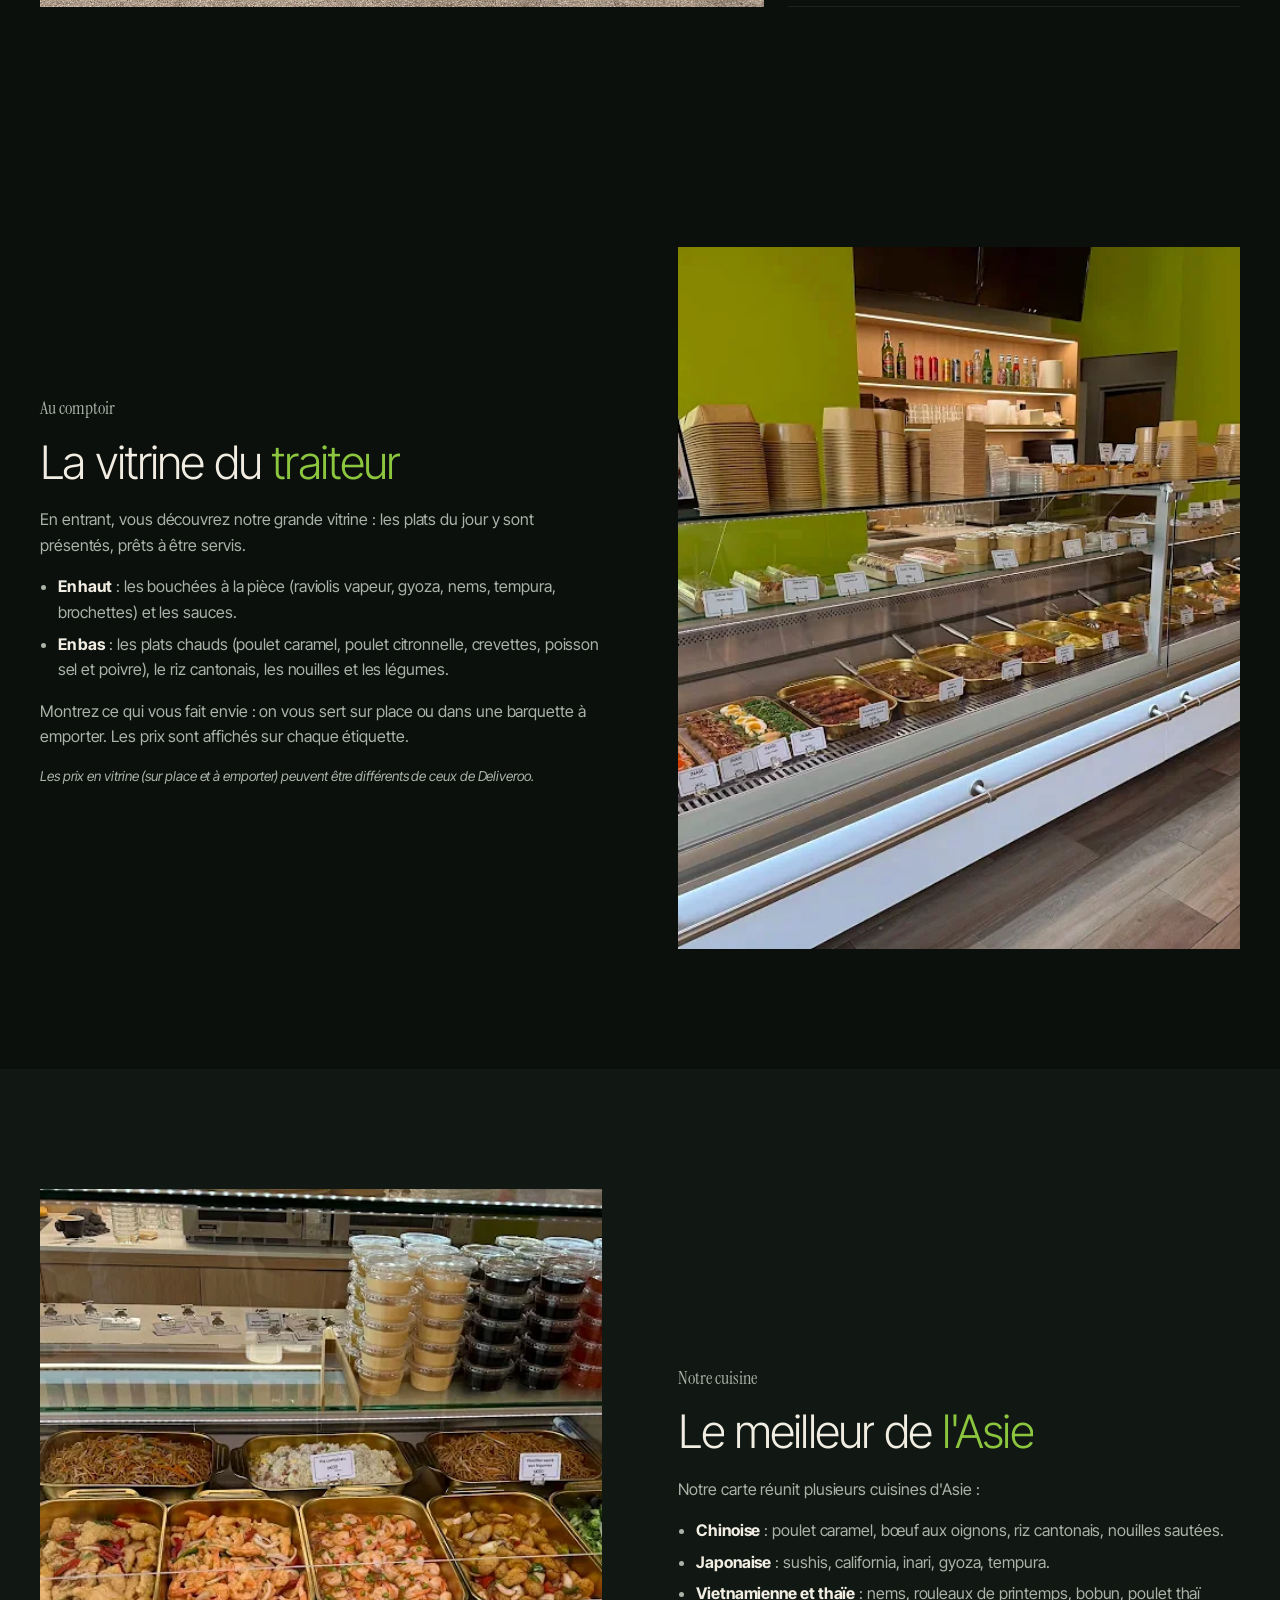
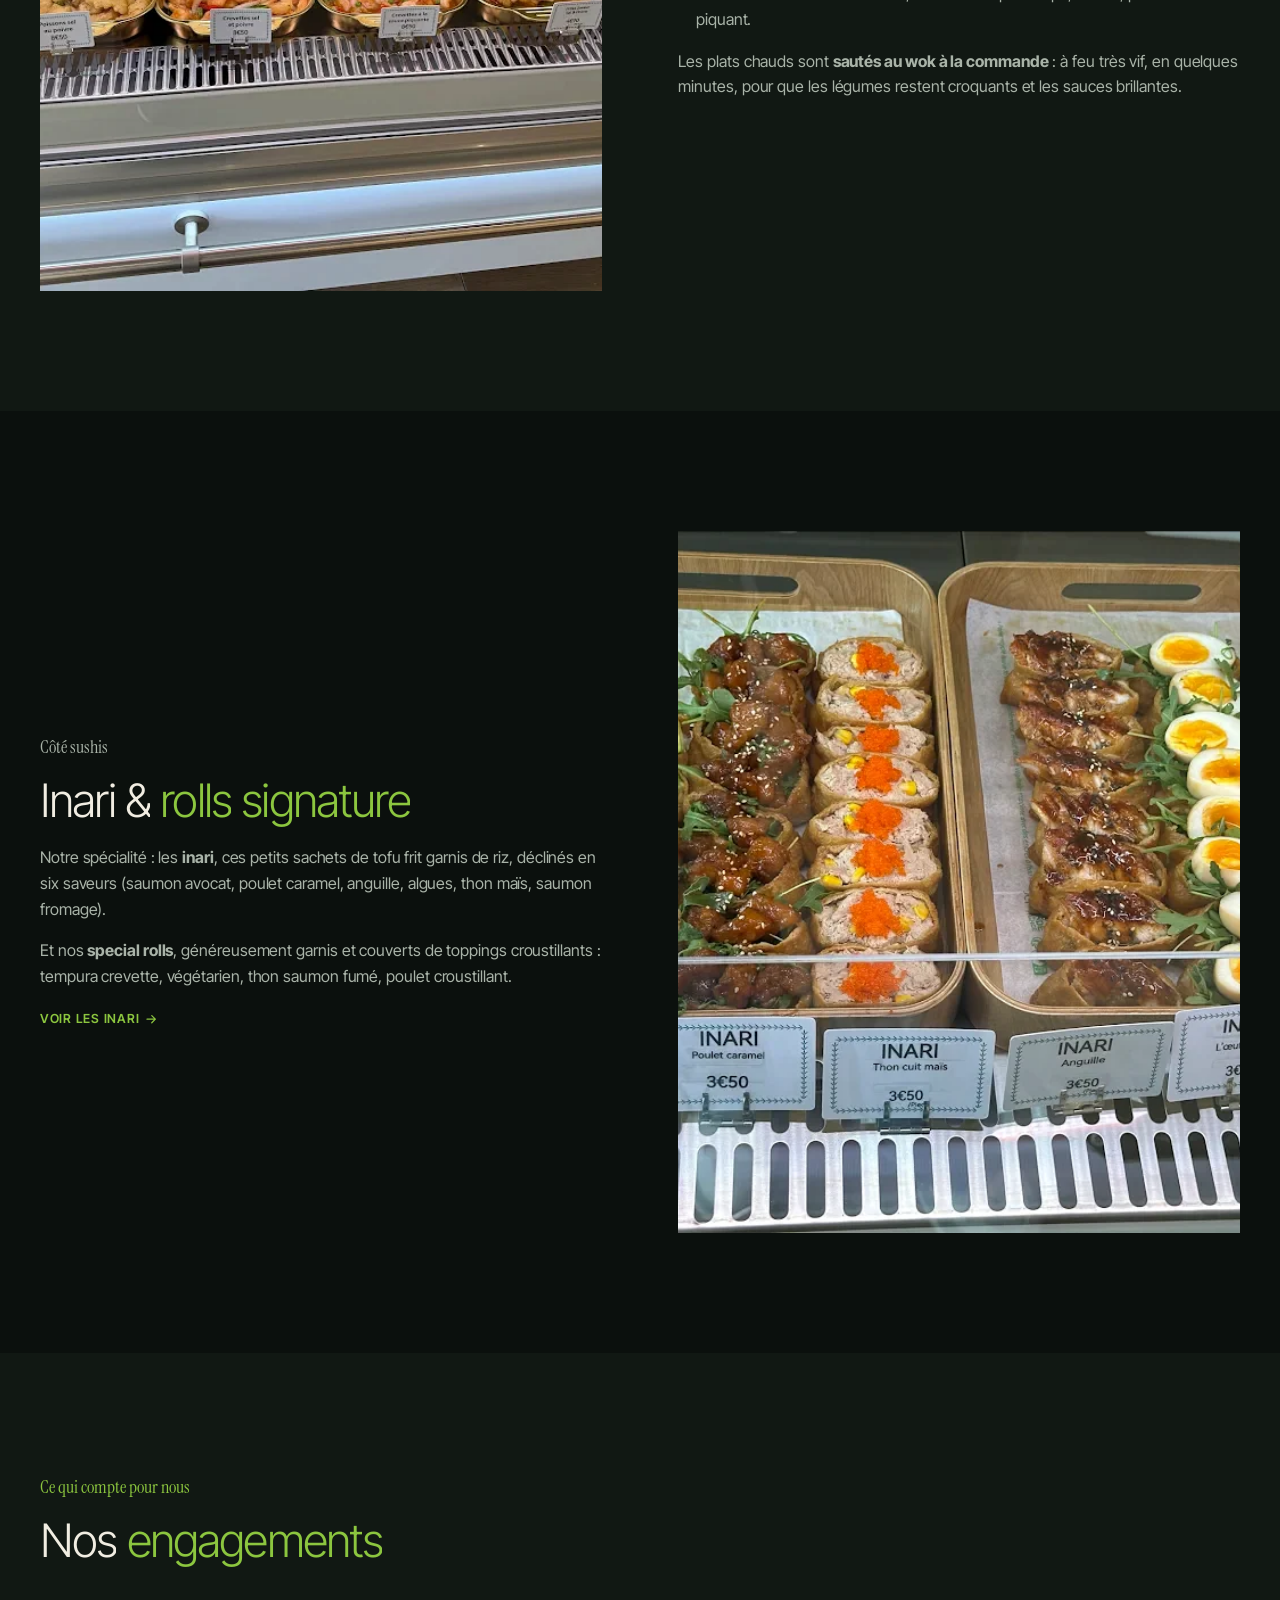
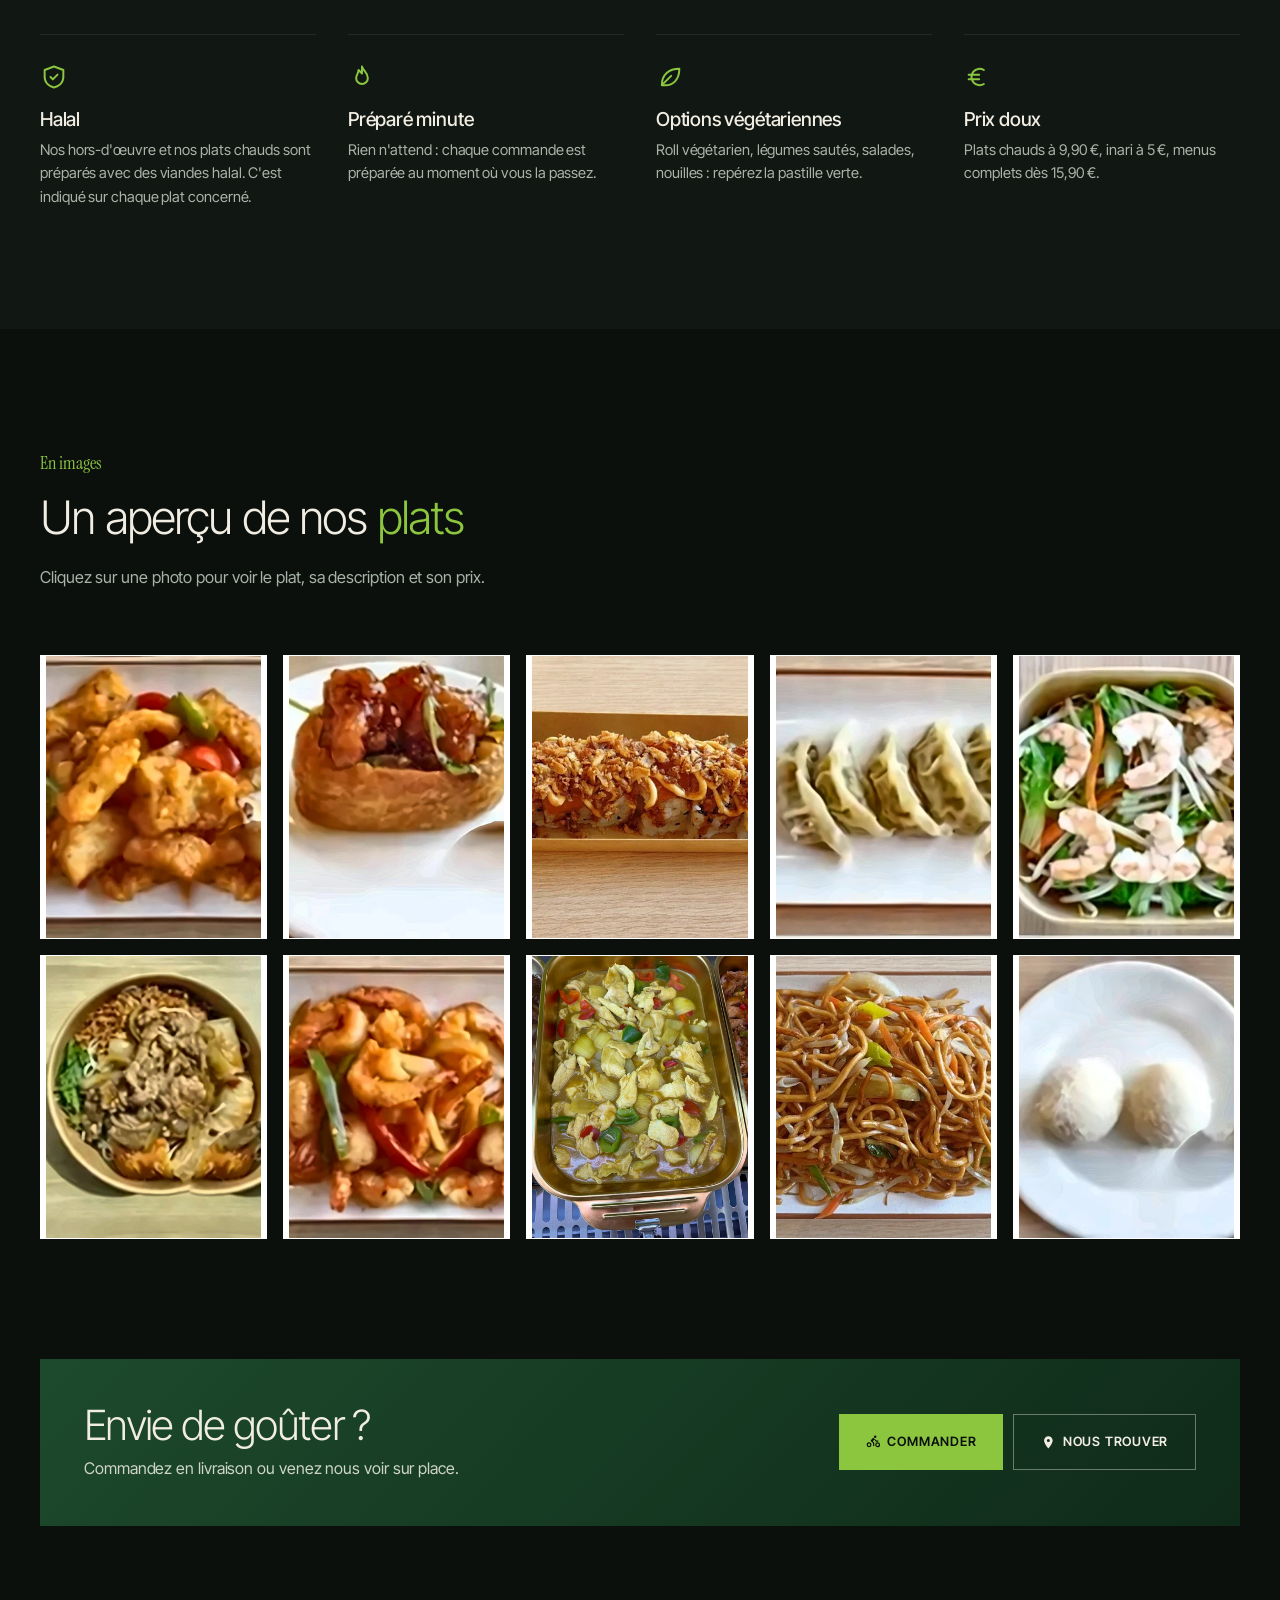
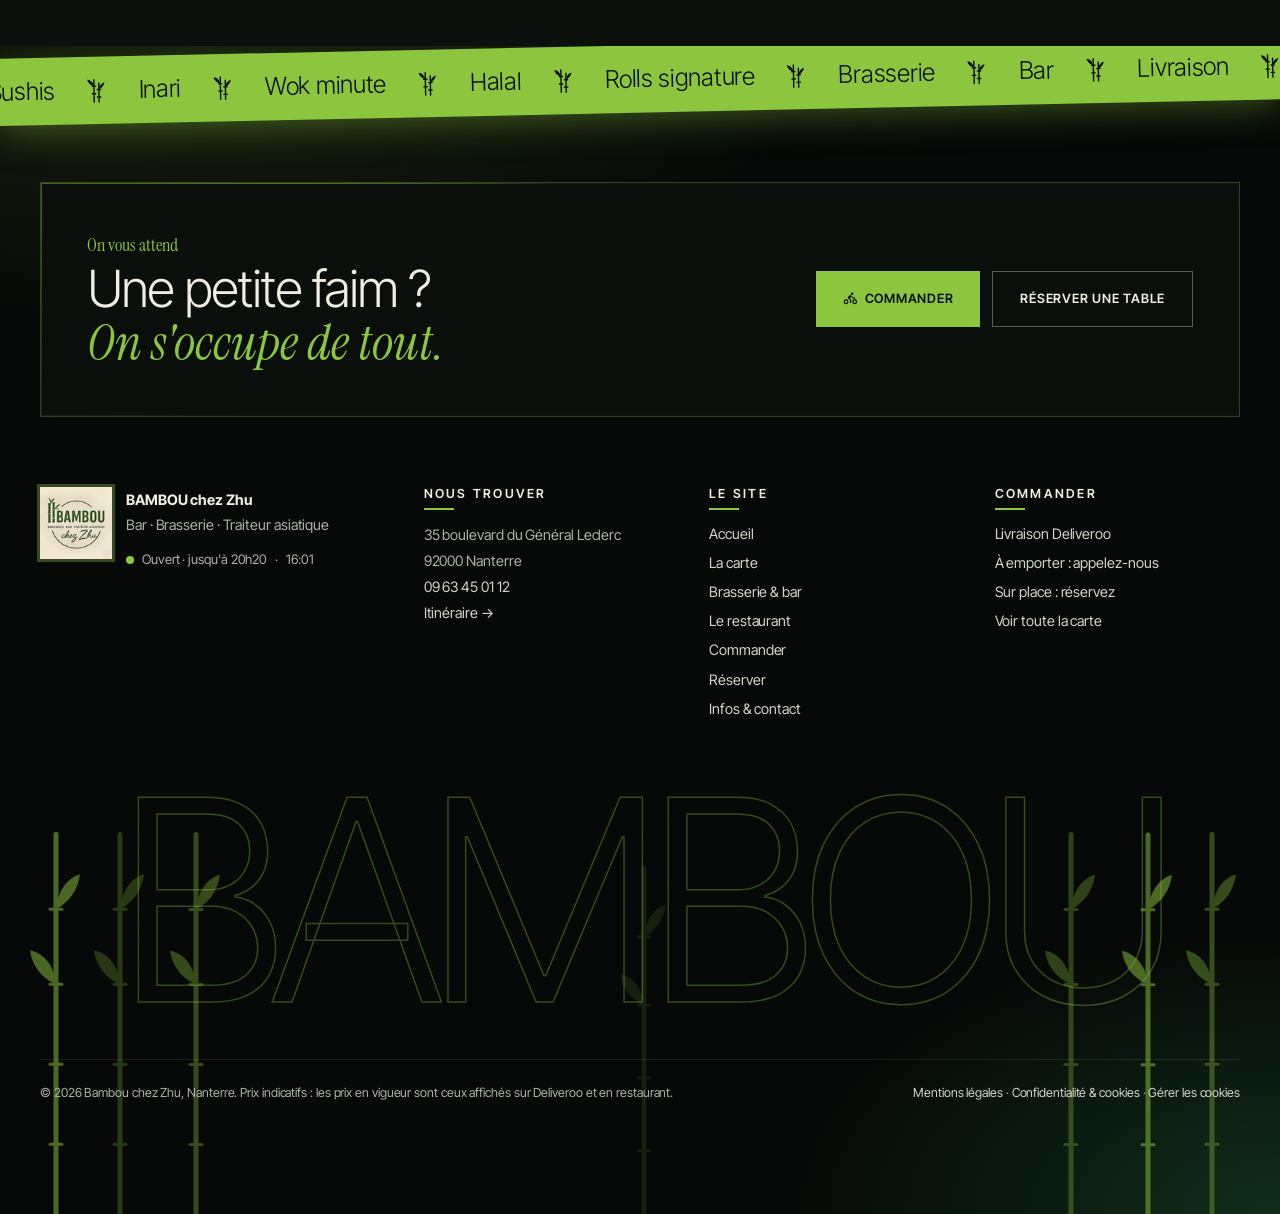
<file: restaurant.html>
<!doctype html>
<html lang="fr" data-theme="dark">
<head>
  <meta charset="utf-8">
  <meta name="viewport" content="width=device-width, initial-scale=1">
  <title>Le restaurant · Bambou chez Zhu, Nanterre</title>
  <meta name="description" content="Découvrez Bambou chez Zhu à Nanterre : le lieu, la terrasse, notre cuisine asiatique au wok, nos sushis et notre engagement halal.">
  <meta name="theme-color" content="#0b100d">
  <link rel="icon" href="images/lieu/logo.png">
  <meta property="og:title" content="Le restaurant · Bambou chez Zhu">
  <meta property="og:image" content="images/lieu/facade.webp">
  <link rel="preconnect" href="https://fonts.googleapis.com">
  <link rel="preconnect" href="https://fonts.gstatic.com" crossorigin>
  <link href="https://fonts.googleapis.com/css2?family=Inter+Tight:wght@300;400;500;600&family=Instrument+Serif:ital@0;1&display=swap" rel="stylesheet">
  <link rel="stylesheet" href="css/style.css">
</head>
<body data-page="restaurant">
  <main>
    <section class="page-hero">
      <div class="page-hero__bg" style="background-image:url('images/lieu/facade.webp');background-position:center 30%"></div>
      <div class="container">
        <nav class="crumbs" aria-label="Fil d'Ariane"><a href="index.html">Accueil</a> / <span>Le restaurant</span></nav>
        <h1>Bienvenue <span class="accent">chez Zhu</span></h1>
        <p class="lead">Une façade noire, un pilier vert bambou, une terrasse sur la place : voici le Bambou, à Nanterre.</p>
      </div>
    </section>

    <!-- LE LIEU -->
    <section class="section lieu">
      <div class="container">
        <header class="section__head reveal">
          <p class="eyebrow">Le lieu</p>
          <h2>Un restaurant de <span class="accent">quartier</span></h2>
          <p class="section__lead">Le Bambou se trouve au pied d'un immeuble, au 35 boulevard du Général Leclerc, sur une place piétonne au calme. Trois enseignes sur la façade résument tout : <strong>Bar · Bambou · Brasserie</strong>.</p>
        </header>
        <div class="lieu__grid">
          <figure class="lieu__main reveal curtain">
            <img data-parallax="0.06" src="images/lieu/facade.webp" alt="La façade noire du Bambou, bar et brasserie, avec sa terrasse" loading="lazy">
            <figcaption>La façade et la terrasse sur la place</figcaption>
          </figure>
          <div class="lieu__side">
            <figure class="lieu__small reveal curtain">
              <img src="images/lieu/salle.webp" alt="Le comptoir vert et lumineux" loading="lazy">
            </figure>
            <p class="lieu__quote reveal">Une salle claire, des touches de vert bambou, une terrasse ouverte sur la place : ici, on vient comme chez soi.</p>
            <ul class="lieu__facts reveal">
              <li><strong>Terrasse</strong><span>sur la place piétonne</span></li>
              <li><strong>Grande salle</strong><span>lumineuse et conviviale</span></li>
              <li><strong>Comptoir</strong><span>pressions et boissons</span></li>
              <li><strong>Ouverture</strong><span>lun – sam, 10h – 20h20</span></li>
            </ul>
          </div>
        </div>
      </div>
    </section>

    <!-- COMPTOIR TRAITEUR -->
    <section class="section">
      <div class="container split-block split-block--rev">
        <div class="split-block__media curtain"><img src="images/lieu/vitrine.webp" alt="La vitrine du comptoir traiteur avec les plats du jour" loading="lazy"></div>
        <div class="split-block__text reveal">
          <p class="eyebrow">Au comptoir</p>
          <h2>La vitrine du <span class="accent">traiteur</span></h2>
          <p>En entrant, vous découvrez notre grande vitrine : les plats du jour y sont présentés, prêts à être servis.</p>
          <ul>
            <li><strong>En haut</strong> : les bouchées à la pièce (raviolis vapeur, gyoza, nems, tempura, brochettes) et les sauces.</li>
            <li><strong>En bas</strong> : les plats chauds (poulet caramel, poulet citronnelle, crevettes, poisson sel et poivre), le riz cantonais, les nouilles et les légumes.</li>
          </ul>
          <p>Montrez ce qui vous fait envie : on vous sert sur place ou dans une barquette à emporter. Les prix sont affichés sur chaque étiquette.</p>
          <p class="note">Les prix en vitrine (sur place et à emporter) peuvent être différents de ceux de Deliveroo.</p>
        </div>
      </div>
    </section>

    <!-- NOTRE CUISINE -->
    <section class="section section--alt">
      <div class="container split-block">
        <div class="split-block__media curtain"><img src="images/lieu/vitrine-plats.webp" alt="Les plats chauds du jour en vitrine : crevettes, poisson, riz cantonais, nouilles" loading="lazy"></div>
        <div class="split-block__text reveal">
          <p class="eyebrow">Notre cuisine</p>
          <h2>Le meilleur de <span class="accent">l'Asie</span></h2>
          <p>Notre carte réunit plusieurs cuisines d'Asie :</p>
          <ul>
            <li><strong>Chinoise</strong> : poulet caramel, bœuf aux oignons, riz cantonais, nouilles sautées.</li>
            <li><strong>Japonaise</strong> : sushis, california, inari, gyoza, tempura.</li>
            <li><strong>Vietnamienne et thaïe</strong> : nems, rouleaux de printemps, bobun, poulet thaï piquant.</li>
          </ul>
          <p>Les plats chauds sont <strong>sautés au wok à la commande</strong> : à feu très vif, en quelques minutes, pour que les légumes restent croquants et les sauces brillantes.</p>
        </div>
      </div>
    </section>

    <section class="section">
      <div class="container split-block split-block--rev">
        <div class="split-block__media curtain"><img src="images/lieu/vitrine-inari.webp" alt="Les inari présentés en vitrine" loading="lazy"></div>
        <div class="split-block__text reveal">
          <p class="eyebrow">Côté sushis</p>
          <h2>Inari & <span class="accent">rolls signature</span></h2>
          <p>Notre spécialité : les <strong>inari</strong>, ces petits sachets de tofu frit garnis de riz, déclinés en six saveurs (saumon avocat, poulet caramel, anguille, algues, thon maïs, saumon fromage).</p>
          <p>Et nos <strong>special rolls</strong>, généreusement garnis et couverts de toppings croustillants : tempura crevette, végétarien, thon saumon fumé, poulet croustillant.</p>
          <a class="link" href="carte.html#inari">Voir les inari <svg class="ico"><use href="#i-arrow"/></svg></a>
        </div>
      </div>
    </section>

    <!-- ENGAGEMENTS -->
    <section class="section section--alt">
      <div class="container">
        <header class="section__head reveal">
          <p class="eyebrow">Ce qui compte pour nous</p>
          <h2>Nos <span class="accent">engagements</span></h2>
        </header>
        <div class="pourquoi__grid">
          <div class="p-item reveal"><span class="p-item__ico"><svg class="ico"><use href="#i-shield"/></svg></span><h3>Halal</h3><p>Nos hors-d'œuvre et nos plats chauds sont préparés avec des viandes halal. C'est indiqué sur chaque plat concerné.</p></div>
          <div class="p-item reveal"><span class="p-item__ico"><svg class="ico"><use href="#i-flame"/></svg></span><h3>Préparé minute</h3><p>Rien n'attend : chaque commande est préparée au moment où vous la passez.</p></div>
          <div class="p-item reveal"><span class="p-item__ico"><svg class="ico"><use href="#i-leaf"/></svg></span><h3>Options végétariennes</h3><p>Roll végétarien, légumes sautés, salades, nouilles : repérez la pastille verte.</p></div>
          <div class="p-item reveal"><span class="p-item__ico"><svg class="ico"><use href="#i-euro"/></svg></span><h3>Prix doux</h3><p>Plats chauds à 9,90 €, inari à 5 €, menus complets dès 15,90 €.</p></div>
        </div>
      </div>
    </section>

    <!-- GALERIE -->
    <section class="section">
      <div class="container">
        <header class="section__head reveal">
          <p class="eyebrow">En images</p>
          <h2>Un aperçu de nos <span class="accent">plats</span></h2>
          <p class="section__lead">Cliquez sur une photo pour voir le plat, sa description et son prix.</p>
        </header>
        <div class="gallery" id="gallery"></div>
      </div>
    </section>

    <section class="section section--tight">
      <div class="container">
        <div class="cta-band reveal">
          <div><h2 class="no-words">Envie de goûter&nbsp;?</h2><p>Commandez en livraison ou venez nous voir sur place.</p></div>
          <div style="display:flex;gap:10px;flex-wrap:wrap">
            <a class="btn btn--primary btn--lg js-deliveroo" href="#"><svg class="ico"><use href="#i-bike"/></svg> Commander</a>
            <a class="btn btn--ghost btn--lg" href="contact.html"><svg class="ico"><use href="#i-pin"/></svg> Nous trouver</a>
          </div>
        </div>
      </div>
    </section>
  </main>

  <script src="js/data.js"></script>
  <script src="js/layout.js"></script>
  <script src="js/main.js"></script>
</body>
</html>
</file>
<file: css/style.css>
/* =========================================================
   BAMBOU chez Zhu — Feuille de style
   Palette : noir façade · vert bambou · crème papier
   ========================================================= */

:root {
  --bamboo: #8cc63f;        /* vert vif du pilier */
  --bamboo-2: #6fa52c;
  --forest: #1d4a2c;        /* vert profond du logo */
  --gold: #c9a96a;
  --radius: 22px;
  --radius-sm: 14px;
  --shadow: 0 24px 60px -24px rgba(0,0,0,.55);
  --ease: cubic-bezier(.2,.8,.2,1);
  --font-display: "Cormorant Garamond", Georgia, serif;
  --font: "Manrope", system-ui, -apple-system, Segoe UI, sans-serif;
}

/* Mode nuit (par défaut) */
:root[data-theme="dark"] {
  --bg: #0b100d;
  --bg-2: #111813;
  --surface: #151e18;
  --surface-2: #1b261f;
  --line: rgba(255,255,255,.08);
  --text: #f1ede2;
  --muted: #a9b3a8;
  --accent: var(--bamboo);
  --on-accent: #0b100d;
  --paper: #f3ecdc;
}
/* Mode jour */
:root[data-theme="light"] {
  --bg: #f5f1e7;
  --bg-2: #ece6d6;
  --surface: #ffffff;
  --surface-2: #f8f5ee;
  --line: rgba(20,40,25,.1);
  --text: #142018;
  --muted: #5b6a5e;
  --accent: #2f7a35;
  --on-accent: #ffffff;
  --paper: #fbf7ec;
}

*,*::before,*::after { box-sizing: border-box; }
html { scroll-behavior: smooth; -webkit-text-size-adjust: 100%; }
body {
  margin: 0; background: var(--bg); color: var(--text);
  font-family: var(--font); font-size: 16px; line-height: 1.6;
  -webkit-font-smoothing: antialiased; overflow-x: hidden;
  transition: background .5s var(--ease), color .5s var(--ease);
}
img { max-width: 100%; display: block; }
a { color: inherit; }
button { font: inherit; color: inherit; cursor: pointer; background: none; border: 0; }
h1,h2,h3,h4 { margin: 0; line-height: 1.1; }
h2 { font-family: var(--font-display); font-weight: 600; font-size: clamp(2.4rem, 5vw, 4rem); letter-spacing: -.01em; }
h3 { font-size: 1.15rem; font-weight: 700; }
.container { width: min(1200px, 100% - 32px); margin-inline: auto; }
.accent { color: var(--accent); font-style: italic; }
.eyebrow { text-transform: uppercase; letter-spacing: .22em; font-size: .74rem; font-weight: 700; color: var(--accent); margin: 0 0 14px; }
.ico { width: 1.15em; height: 1.15em; flex: none; }
:focus-visible { outline: 2px solid var(--accent); outline-offset: 3px; border-radius: 6px; }

/* ---------- Boutons ---------- */
.btn {
  display: inline-flex; align-items: center; gap: .55em; justify-content: center;
  padding: .85em 1.4em; border-radius: 999px; font-weight: 700; font-size: .95rem;
  text-decoration: none; transition: transform .3s var(--ease), background .3s, box-shadow .3s, color .3s;
  white-space: nowrap;
}
.btn--primary { background: var(--accent); color: var(--on-accent); box-shadow: 0 10px 30px -10px color-mix(in srgb, var(--accent) 70%, transparent); }
.btn--primary:hover { transform: translateY(-2px); box-shadow: 0 16px 36px -12px var(--accent); }
.btn--ghost { border: 1.5px solid color-mix(in srgb, var(--text) 30%, transparent); color: var(--text); }
.btn--ghost:hover { border-color: var(--accent); color: var(--accent); }
.btn--sm { padding: .6em 1.1em; font-size: .85rem; }
.btn--lg { padding: 1.05em 1.7em; font-size: 1rem; }
.link { display: inline-flex; align-items: center; gap: .4em; color: var(--accent); font-weight: 700; text-decoration: none; }
.link .ico { transition: transform .3s var(--ease); }
.link:hover .ico { transform: translateX(4px); }

/* ---------- Loader ---------- */
.loader { position: fixed; inset: 0; z-index: 200; background: #0b100d; display: grid; place-items: center; transition: opacity .7s var(--ease), visibility .7s; }
.loader.is-done { opacity: 0; visibility: hidden; }
.loader__mark { display: flex; flex-direction: column; align-items: center; gap: 14px; color: var(--bamboo); }
.loader__bamboo { width: 64px; height: 64px; animation: grow 1.2s var(--ease) infinite alternate; }
.loader__mark span { font-family: var(--font-display); font-size: 1.6rem; letter-spacing: .4em; color: #f1ede2; }
@keyframes grow { from { transform: scaleY(.8); opacity: .5; } to { transform: scaleY(1); opacity: 1; } }

/* ---------- En-tête ---------- */
.header { position: fixed; inset: 0 0 auto; z-index: 50; padding: 18px 0; transition: padding .4s var(--ease), background .4s, backdrop-filter .4s; }
.header.is-scrolled { padding: 10px 0; background: color-mix(in srgb, var(--bg) 82%, transparent); backdrop-filter: blur(14px); border-bottom: 1px solid var(--line); }
.header__inner { width: min(1280px, 100% - 32px); margin-inline: auto; display: flex; align-items: center; justify-content: space-between; gap: 20px; }
.brand { display: flex; align-items: center; gap: 10px; text-decoration: none; }
.brand__logo { width: 40px; height: 40px; border-radius: 50%; object-fit: cover; box-shadow: 0 0 0 2px color-mix(in srgb, var(--bamboo) 60%, transparent); }
.brand__text { font-family: var(--font-display); font-weight: 700; font-size: 1.35rem; letter-spacing: .12em; line-height: 1; color: #f1ede2; }
.header.is-scrolled .brand__text { color: var(--text); }
.brand__text small { display: block; font-family: var(--font); font-size: .62rem; letter-spacing: .3em; font-weight: 600; color: var(--bamboo); margin-top: 3px; text-transform: uppercase; }
.nav { display: flex; gap: 30px; }
.nav a { text-decoration: none; font-weight: 600; font-size: .92rem; color: #e8e4d8; position: relative; padding: 4px 0; }
.header.is-scrolled .nav a { color: var(--text); }
.nav a::after { content: ""; position: absolute; left: 0; right: 100%; bottom: -2px; height: 2px; background: var(--accent); transition: right .35s var(--ease); }
.nav a:hover::after, .nav a.is-active::after { right: 0; }
.header__actions { display: flex; align-items: center; gap: 10px; }
.theme-toggle { width: 40px; height: 40px; border-radius: 50%; display: grid; place-items: center; color: #f1ede2; border: 1px solid rgba(255,255,255,.2); transition: transform .5s var(--ease); }
.header.is-scrolled .theme-toggle { color: var(--text); border-color: var(--line); }
.theme-toggle:hover { transform: rotate(40deg); }
[data-theme="dark"] .ico--moon, [data-theme="light"] .ico--sun { display: none; }
.burger { display: none; width: 42px; height: 42px; border-radius: 50%; position: relative; }
.burger span { position: absolute; left: 11px; right: 11px; height: 2px; background: #f1ede2; transition: transform .35s var(--ease), top .35s; }
.header.is-scrolled .burger span { background: var(--text); }
.burger span:first-child { top: 16px; } .burger span:last-child { top: 24px; }
.burger[aria-expanded="true"] span:first-child { top: 20px; transform: rotate(45deg); }
.burger[aria-expanded="true"] span:last-child { top: 20px; transform: rotate(-45deg); }

/* ---------- Hero ---------- */
.hero { position: relative; min-height: 100svh; display: flex; align-items: center; overflow: hidden; color: #f1ede2; padding: 120px 0 90px; }
.hero__bg { position: absolute; inset: -4%; background-size: cover; background-position: center 35%; animation: kenburns 24s ease-in-out infinite alternate; will-change: transform; }
@keyframes kenburns { from { transform: scale(1.04); } to { transform: scale(1.14) translate(-1.5%, 1%); } }
.hero__veil { position: absolute; inset: 0; background:
  radial-gradient(1200px 600px at 15% 60%, rgba(11,16,13,.55), transparent 70%),
  linear-gradient(180deg, rgba(11,16,13,.75) 0%, rgba(11,16,13,.55) 40%, rgba(11,16,13,.92) 100%),
  linear-gradient(90deg, rgba(29,74,44,.55), transparent 60%); }
.hero__leaves svg { position: absolute; color: var(--bamboo); opacity: .14; }
.hero__leaves svg:nth-child(1) { width: 260px; left: -40px; bottom: -30px; animation: sway 8s ease-in-out infinite; }
.hero__leaves svg:nth-child(2) { width: 160px; right: 6%; top: 14%; animation: sway 10s ease-in-out infinite reverse; }
.hero__leaves svg:nth-child(3) { width: 110px; right: 32%; bottom: 8%; animation: sway 7s ease-in-out infinite; }
@keyframes sway { 0%,100% { transform: rotate(-4deg); } 50% { transform: rotate(4deg); } }
.hero__content { position: relative; z-index: 2; }
.hero__title { font-family: var(--font-display); font-weight: 700; font-size: clamp(4.2rem, 15vw, 11rem); letter-spacing: .06em; line-height: .9; margin-bottom: 18px; }
.hero__title em { display: block; font-weight: 500; font-size: .32em; letter-spacing: .02em; color: var(--bamboo); margin-top: 10px; }
.split .ch { display: inline-block; opacity: 0; transform: translateY(60%) rotate(6deg); animation: chIn 1s var(--ease) forwards; }
@keyframes chIn { to { opacity: 1; transform: none; } }
.hero__lead { max-width: 560px; font-size: clamp(1rem, 1.6vw, 1.15rem); color: #d7d9cf; margin: 0 0 32px; }
.hero__cta { display: flex; flex-wrap: wrap; gap: 14px; margin-bottom: 34px; }
.hero .btn--ghost { color: #f1ede2; border-color: rgba(241,237,226,.4); }
.hero__chips { list-style: none; padding: 0; margin: 0; display: flex; flex-wrap: wrap; gap: 10px; }
.hero__chips li { display: flex; align-items: center; gap: 8px; padding: 8px 14px; border-radius: 999px; background: rgba(255,255,255,.08); border: 1px solid rgba(255,255,255,.14); backdrop-filter: blur(6px); font-size: .82rem; font-weight: 600; }
.dot { width: 8px; height: 8px; border-radius: 50%; background: var(--bamboo); box-shadow: 0 0 0 0 var(--bamboo); animation: pulse 2s infinite; }
@keyframes pulse { 0% { box-shadow: 0 0 0 0 rgba(140,198,63,.6); } 100% { box-shadow: 0 0 0 12px rgba(140,198,63,0); } }
.hero__dishes { position: absolute; z-index: 2; right: 5%; top: 50%; transform: translateY(-50%); width: 360px; height: 420px; }
.hero__dishes img { position: absolute; width: 150px; height: 150px; object-fit: cover; border-radius: 50%; border: 4px solid rgba(241,237,226,.9); box-shadow: var(--shadow); animation: float 6s ease-in-out infinite; }
.hero__dishes img:nth-child(1) { left: 0; top: 30px; width: 180px; height: 180px; }
.hero__dishes img:nth-child(2) { right: 0; top: 0; animation-delay: -1.5s; }
.hero__dishes img:nth-child(3) { left: 40px; bottom: 0; animation-delay: -3s; }
.hero__dishes img:nth-child(4) { right: 10px; bottom: 60px; width: 130px; height: 130px; animation-delay: -4.5s; }
@keyframes float { 0%,100% { transform: translateY(0); } 50% { transform: translateY(-14px); } }
.scroll-cue { position: absolute; z-index: 2; left: 50%; bottom: 26px; width: 26px; height: 42px; border: 2px solid rgba(241,237,226,.5); border-radius: 20px; transform: translateX(-50%); }
.scroll-cue span { position: absolute; left: 50%; top: 8px; width: 4px; height: 8px; margin-left: -2px; border-radius: 2px; background: #f1ede2; animation: cue 1.8s infinite; }
@keyframes cue { 0% { opacity: 0; transform: translateY(0); } 40% { opacity: 1; } 100% { opacity: 0; transform: translateY(14px); } }

/* ---------- Bande défilante ---------- */
.marquee { background: var(--forest); padding: 22px 0; overflow: hidden; display: grid; gap: 14px; border-block: 1px solid rgba(140,198,63,.25); }
.marquee__row { display: flex; gap: 14px; width: max-content; animation: scrollX 60s linear infinite; }
.marquee__row--rev { animation-direction: reverse; animation-duration: 70s; }
.marquee:hover .marquee__row { animation-play-state: paused; }
.marquee__item { display: flex; align-items: center; gap: 12px; padding: 8px 18px 8px 8px; border-radius: 999px; background: rgba(0,0,0,.25); color: #f1ede2; white-space: nowrap; font-weight: 600; font-size: .9rem; }
.marquee__item img { width: 46px; height: 46px; border-radius: 50%; object-fit: cover; }
.marquee__item b { color: var(--bamboo); font-weight: 700; }
@keyframes scrollX { to { transform: translateX(-50%); } }

/* ---------- Sections ---------- */
.section { padding: clamp(80px, 11vw, 140px) 0; position: relative; }
.section__head { max-width: 720px; margin-bottom: 56px; }
.section__lead { color: var(--muted); font-size: 1.05rem; margin: 18px 0 0; }

/* Univers */
.univers__grid { display: grid; grid-template-columns: repeat(3, 1fr); gap: 24px; }
.u-card { background: var(--surface); border: 1px solid var(--line); border-radius: var(--radius); overflow: hidden; transition: transform .5s var(--ease), box-shadow .5s; }
.u-card:hover { transform: translateY(-8px); box-shadow: var(--shadow); }
.u-card__media { aspect-ratio: 4/3; overflow: hidden; background: #fff; }
.u-card__media img { width: 100%; height: 100%; object-fit: cover; transition: transform 1s var(--ease); }
.u-card:nth-child(3) .u-card__media img { object-fit: contain; padding: 18px; }
.u-card:hover .u-card__media img { transform: scale(1.07); }
.u-card__body { padding: 26px; position: relative; }
.u-card__num { position: absolute; right: 22px; top: 18px; font-family: var(--font-display); font-size: 2.6rem; color: color-mix(in srgb, var(--accent) 35%, transparent); font-weight: 700; }
.u-card h3 { font-family: var(--font-display); font-size: 1.9rem; font-weight: 600; margin-bottom: 10px; }
.u-card p { color: var(--muted); margin: 0 0 18px; }

/* Offre */
.offer { padding: 0 0 20px; }
.offer__inner { display: grid; grid-template-columns: 1fr 1.25fr; gap: 50px; align-items: center; padding: clamp(32px, 5vw, 60px); border-radius: 32px; background:
  radial-gradient(600px 300px at 0% 0%, rgba(140,198,63,.25), transparent 70%), linear-gradient(135deg, var(--forest), #0f2a19); color: #f1ede2; overflow: hidden; position: relative; }
.offer__inner::after { content: "1+1"; position: absolute; right: -10px; bottom: -60px; font-family: var(--font-display); font-weight: 700; font-size: 18rem; color: rgba(255,255,255,.04); line-height: 1; pointer-events: none; }
.offer h2 { color: #f1ede2; margin-bottom: 16px; }
.offer .accent { color: var(--bamboo); }
.offer p { color: #cfd6c9; margin: 0 0 24px; }
.offer .btn--primary { background: var(--bamboo); color: #0b100d; }
.offer__plates { display: grid; grid-template-columns: repeat(4, 1fr); gap: 14px; position: relative; z-index: 1; }
.plate { text-align: center; }
.plate__img { aspect-ratio: 1; border-radius: 50%; overflow: hidden; border: 3px solid rgba(241,237,226,.85); box-shadow: 0 20px 40px -18px #000; transition: transform .6s var(--ease); }
.plate:hover .plate__img { transform: rotate(-8deg) scale(1.06); }
.plate__img img { width: 100%; height: 100%; object-fit: cover; }
.plate p { margin: 12px 0 0; font-size: .85rem; font-weight: 600; color: #f1ede2; line-height: 1.3; }
.plate span { color: var(--bamboo); font-weight: 700; font-size: .85rem; }

/* Coups de cœur */
.favoris__grid { display: grid; grid-template-columns: repeat(4, 1fr); gap: 22px; }
.fav { position: relative; border-radius: var(--radius); overflow: hidden; aspect-ratio: 3/4; cursor: pointer; background: var(--surface); isolation: isolate; }
.fav img { position: absolute; inset: 0; width: 100%; height: 100%; object-fit: cover; transition: transform 1.2s var(--ease); z-index: -2; }
.fav::before { content: ""; position: absolute; inset: 0; z-index: -1; background: linear-gradient(180deg, transparent 35%, rgba(8,12,9,.92)); }
.fav:hover img { transform: scale(1.1); }
.fav__body { position: absolute; inset: auto 0 0; padding: 22px; color: #f1ede2; }
.fav__rank { position: absolute; top: 16px; left: 16px; width: 38px; height: 38px; border-radius: 50%; display: grid; place-items: center; background: var(--bamboo); color: #0b100d; font-weight: 800; }
.fav h3 { font-family: var(--font-display); font-size: 1.55rem; font-weight: 600; line-height: 1.15; margin-bottom: 8px; }
.fav .price { color: var(--bamboo); }

/* ---------- La carte ---------- */
.carte { background: var(--bg-2); }
.carte__toolbar { position: sticky; top: 66px; z-index: 20; display: flex; flex-direction: column; gap: 14px; padding: 14px 0; margin-bottom: 26px; background: color-mix(in srgb, var(--bg-2) 92%, transparent); backdrop-filter: blur(10px); }
.tabs { display: flex; gap: 8px; overflow-x: auto; scrollbar-width: none; padding-bottom: 2px; scroll-snap-type: x proximity; }
.tabs::-webkit-scrollbar { display: none; }
.tab { flex: none; scroll-snap-align: start; display: flex; align-items: center; gap: 8px; padding: 10px 16px; border-radius: 999px; background: var(--surface); border: 1px solid var(--line); font-weight: 700; font-size: .88rem; transition: background .3s, color .3s, transform .3s var(--ease); }
.tab:hover { transform: translateY(-2px); }
.tab.is-active { background: var(--accent); color: var(--on-accent); border-color: transparent; }
.tab small { opacity: .6; font-weight: 600; }
.search { display: flex; align-items: center; gap: 10px; padding: 0 18px; border-radius: 999px; background: var(--surface); border: 1px solid var(--line); max-width: 460px; color: var(--muted); }
.search input { flex: 1; border: 0; background: none; color: var(--text); padding: 13px 0; font: inherit; outline: none; }
.carte__intro { display: grid; grid-template-columns: auto 1fr; gap: 22px; align-items: center; padding: 26px 28px; border-radius: var(--radius); background: var(--surface); border: 1px solid var(--line); margin-bottom: 20px; }
.carte__intro .big { font-size: 2.6rem; width: 72px; height: 72px; border-radius: 50%; display: grid; place-items: center; background: color-mix(in srgb, var(--accent) 15%, transparent); }
.carte__intro h3 { font-family: var(--font-display); font-size: 2rem; font-weight: 600; margin-bottom: 4px; }
.carte__intro p { margin: 0; color: var(--muted); }
.subtabs { display: flex; gap: 8px; margin-bottom: 16px; }
.chip { padding: 8px 16px; border-radius: 999px; border: 1px solid var(--line); background: var(--surface); font-weight: 700; font-size: .85rem; }
.chip.is-active { border-color: var(--accent); color: var(--accent); }
.legend { display: flex; flex-wrap: wrap; gap: 8px; margin-bottom: 22px; }
.grid { display: grid; grid-template-columns: repeat(auto-fill, minmax(260px, 1fr)); gap: 20px; }
.dish { display: flex; flex-direction: column; background: var(--surface); border: 1px solid var(--line); border-radius: var(--radius); overflow: hidden; cursor: pointer; text-align: left; transition: transform .45s var(--ease), box-shadow .45s, border-color .3s; animation: pop .6s var(--ease) backwards; }
.dish:hover { transform: translateY(-6px); box-shadow: var(--shadow); border-color: color-mix(in srgb, var(--accent) 50%, transparent); }
@keyframes pop { from { opacity: 0; transform: translateY(20px) scale(.97); } }
.dish__media { position: relative; aspect-ratio: 4/3; background: #fff; overflow: hidden; }
.dish__media img { width: 100%; height: 100%; object-fit: cover; transition: transform .9s var(--ease); }
.dish__media.is-product img { object-fit: contain; padding: 14px; }
.dish:hover .dish__media img { transform: scale(1.08); }
.dish__badge { position: absolute; top: 12px; left: 12px; padding: 5px 10px; border-radius: 999px; font-size: .7rem; font-weight: 800; letter-spacing: .03em; background: #d93a2b; color: #fff; }
.dish__body { padding: 18px 20px 20px; display: flex; flex-direction: column; gap: 8px; flex: 1; }
.dish__body h3 { font-size: 1.04rem; line-height: 1.3; }
.dish__body p { margin: 0; color: var(--muted); font-size: .9rem; line-height: 1.5; flex: 1; }
.dish__foot { display: flex; align-items: center; justify-content: space-between; margin-top: 6px; }
.dish__tags { display: flex; gap: 5px; flex-wrap: wrap; }
.price { font-family: var(--font-display); font-size: 1.5rem; font-weight: 700; color: var(--accent); white-space: nowrap; }
.price--lg { font-size: 2.2rem; }
.add { width: 36px; height: 36px; border-radius: 50%; display: grid; place-items: center; background: var(--accent); color: var(--on-accent); font-size: 1.3rem; font-weight: 700; transition: transform .3s var(--ease); }
.dish:hover .add { transform: rotate(90deg); }
.tag { display: inline-flex; align-items: center; padding: 3px 9px; border-radius: 999px; font-size: .68rem; font-weight: 800; letter-spacing: .03em; }
.tag--halal { background: rgba(140,198,63,.16); color: #7dbb33; }
.tag--vege { background: rgba(60,170,110,.16); color: #3ca86c; }
.tag--epice { background: rgba(230,90,50,.15); color: #e2643e; }
.tag--promo { background: rgba(217,58,43,.15); color: #e0503f; }
.tag--mer { background: rgba(70,150,210,.15); color: #4a9bd6; }
.empty { text-align: center; color: var(--muted); padding: 40px 0; }
.sauces { margin-top: 50px; padding: 26px 28px; border-radius: var(--radius); border: 1px dashed color-mix(in srgb, var(--accent) 45%, transparent); }
.sauces h3 { font-family: var(--font-display); font-size: 1.6rem; font-weight: 600; margin-bottom: 14px; }
.sauces ul { list-style: none; margin: 0; padding: 0; display: flex; flex-wrap: wrap; gap: 10px 26px; }
.sauces li { color: var(--muted); }
.sauces li b { color: var(--text); margin-right: 6px; }
.sauces li em { color: var(--accent); font-style: normal; font-weight: 700; }

/* ---------- Brasserie ---------- */
.brasserie__inner { display: grid; grid-template-columns: .85fr 1.15fr; gap: 60px; align-items: center; }
.brasserie__text .btn { margin-top: 26px; }
.menu-card { background: var(--paper); color: #1f2a20; border-radius: 6px; padding: clamp(26px, 4vw, 46px); box-shadow: 0 0 0 10px #1d4a2c, 0 0 0 11px #c9a96a, var(--shadow); position: relative; transform: rotate(-1deg); transition: transform .6s var(--ease); }
.menu-card:hover { transform: rotate(0) scale(1.01); }
.menu-card__title { text-align: center; margin-bottom: 26px; }
.menu-card__title strong { display: block; font-family: var(--font-display); font-size: 2.6rem; letter-spacing: .14em; color: #1d4a2c; line-height: 1; }
.menu-card__title span { font-size: .72rem; letter-spacing: .4em; color: #a8873f; font-weight: 700; }
.menu-card__cols { display: grid; grid-template-columns: 1fr 1fr; gap: 10px 34px; }
.menu-card h4 { font-family: var(--font-display); font-size: 1.25rem; color: #1d4a2c; letter-spacing: .08em; text-transform: uppercase; border-bottom: 1px solid #c9a96a; padding-bottom: 6px; margin: 14px 0 8px; }
.menu-card ul { list-style: none; margin: 0; padding: 0; }
.menu-card li { display: flex; align-items: baseline; gap: 8px; font-size: .88rem; padding: 3px 0; font-family: var(--font-display); font-size: 1.02rem; }
.menu-card li::after { content: ""; order: 1; flex: 1; border-bottom: 1px dotted #b8a77f; transform: translateY(-4px); }
.menu-card li b { order: 2; font-weight: 700; color: #1d4a2c; white-space: nowrap; }

/* ---------- Le lieu ---------- */
.lieu__grid { display: grid; grid-template-columns: 1.6fr 1fr; gap: 24px; }
.lieu__main { margin: 0; border-radius: var(--radius); overflow: hidden; position: relative; min-height: 420px; }
.lieu__main img { width: 100%; height: 100%; object-fit: cover; transition: transform 1.4s var(--ease); }
.lieu__main:hover img { transform: scale(1.05); }
.lieu__main figcaption { position: absolute; left: 18px; bottom: 18px; padding: 8px 14px; border-radius: 999px; background: rgba(11,16,13,.7); color: #f1ede2; font-size: .8rem; font-weight: 600; backdrop-filter: blur(6px); }
.lieu__side { display: flex; flex-direction: column; gap: 22px; }
.lieu__small { margin: 0; border-radius: var(--radius); overflow: hidden; aspect-ratio: 16/10; }
.lieu__small img { width: 100%; height: 100%; object-fit: cover; }
.lieu__quote { margin: 0; font-family: var(--font-display); font-size: 1.55rem; font-style: italic; line-height: 1.35; border-left: 3px solid var(--accent); padding-left: 20px; }
.lieu__facts { list-style: none; padding: 0; margin: 0; display: grid; gap: 10px; }
.lieu__facts li { display: flex; justify-content: space-between; gap: 12px; padding: 12px 0; border-bottom: 1px solid var(--line); }
.lieu__facts span { color: var(--muted); text-align: right; }

/* ---------- Pourquoi ---------- */
.pourquoi { padding-top: 0; }
.pourquoi__grid { display: grid; grid-template-columns: repeat(4, 1fr); gap: 20px; }
.p-item { padding: 30px 26px; border-radius: var(--radius); background: var(--surface); border: 1px solid var(--line); transition: transform .4s var(--ease); }
.p-item:hover { transform: translateY(-6px); }
.p-item__ico { width: 54px; height: 54px; border-radius: 16px; display: grid; place-items: center; font-size: 1.5rem; background: color-mix(in srgb, var(--accent) 16%, transparent); color: var(--accent); font-weight: 800; margin-bottom: 18px; }
.p-item h3 { margin-bottom: 8px; }
.p-item p { margin: 0; color: var(--muted); font-size: .92rem; }

/* ---------- Infos ---------- */
.infos { background: var(--bg-2); }
.infos__inner { display: grid; grid-template-columns: 1fr 1.2fr; gap: 30px; align-items: stretch; }
.infos__card { padding: clamp(26px, 4vw, 44px); border-radius: var(--radius); background: var(--surface); border: 1px solid var(--line); }
.infos__card h2 { margin-bottom: 26px; }
.infos__list { list-style: none; padding: 0; margin: 0 0 28px; display: grid; gap: 18px; }
.infos__list li { display: flex; gap: 14px; }
.infos__list .ico { width: 42px; height: 42px; padding: 10px; border-radius: 12px; background: color-mix(in srgb, var(--accent) 15%, transparent); color: var(--accent); }
.infos__list strong { display: block; font-size: .78rem; letter-spacing: .14em; text-transform: uppercase; color: var(--muted); }
.infos__list a { color: var(--accent); font-weight: 700; text-decoration: none; }
.infos__btns { display: flex; flex-wrap: wrap; gap: 10px; }
.infos__map { border-radius: var(--radius); overflow: hidden; min-height: 420px; border: 1px solid var(--line); }
.infos__map iframe { width: 100%; height: 100%; min-height: 420px; border: 0; filter: grayscale(.3) contrast(1.05); }
[data-theme="dark"] .infos__map iframe { filter: invert(.9) hue-rotate(180deg) saturate(.6); }

/* ---------- Appel final ---------- */
.final { position: relative; padding: clamp(90px, 12vw, 150px) 0; overflow: hidden; text-align: center; color: #f1ede2; }
.final__bg { position: absolute; inset: 0; background-size: cover; background-position: center; filter: blur(3px) brightness(.35) saturate(1.2); transform: scale(1.1); }
.final__inner { position: relative; }
.final__bamboo { width: 70px; color: var(--bamboo); margin: 0 auto 20px; }
.final h2 { color: #f1ede2; margin-bottom: 14px; }
.final p { color: #cfd6c9; margin: 0 0 30px; font-size: 1.1rem; }
.final .btn--primary { background: var(--bamboo); color: #0b100d; }

/* ---------- Pied de page ---------- */
.footer { background: #070a08; color: #a9b3a8; padding: 60px 0 100px; font-size: .9rem; }
.footer__inner { display: grid; grid-template-columns: 1.4fr 1fr 1fr 1fr; gap: 30px; }
.footer__brand { display: flex; gap: 14px; align-items: flex-start; }
.footer__brand img { border-radius: 50%; }
.footer strong { color: #f1ede2; }
.footer h4 { color: #f1ede2; font-size: .78rem; letter-spacing: .18em; text-transform: uppercase; margin-bottom: 12px; }
.footer p { margin: 0; line-height: 1.8; }
.footer a { color: var(--bamboo); text-decoration: none; }
.footer__legal { margin-top: 40px !important; padding-top: 20px; border-top: 1px solid rgba(255,255,255,.08); font-size: .78rem; }

/* ---------- Barre mobile ---------- */
.mobile-bar { display: none; }

/* ---------- Fenêtres ---------- */
.modal { position: fixed; inset: 0; z-index: 100; display: grid; place-items: center; padding: 16px; }
.modal[hidden] { display: none; }
.modal__backdrop { position: absolute; inset: 0; background: rgba(5,8,6,.75); backdrop-filter: blur(6px); animation: fade .3s; }
.modal__box { position: relative; width: min(820px, 100%); max-height: 92svh; overflow: auto; display: grid; grid-template-columns: 1fr 1fr; background: var(--surface); border-radius: 26px; box-shadow: var(--shadow); animation: rise .45s var(--ease); }
.modal__media { background: #fff; min-height: 300px; }
.modal__media img { width: 100%; height: 100%; object-fit: cover; }
.modal__media.is-product img { object-fit: contain; padding: 30px; }
.modal__body { padding: 36px 32px; display: flex; flex-direction: column; gap: 12px; }
.modal__body h3 { font-family: var(--font-display); font-size: 2.1rem; font-weight: 600; }
.modal__body p { margin: 0; color: var(--muted); }
.modal__tags { display: flex; gap: 6px; flex-wrap: wrap; }
.modal__foot { margin-top: auto; padding-top: 18px; display: flex; align-items: center; justify-content: space-between; gap: 12px; flex-wrap: wrap; }
.modal__close { position: absolute; top: 12px; right: 12px; z-index: 2; width: 40px; height: 40px; border-radius: 50%; display: grid; place-items: center; background: rgba(11,16,13,.7); color: #fff; }
.modal__poster { position: relative; max-height: 92svh; animation: rise .45s var(--ease); }
.modal__poster img { max-height: 92svh; width: auto; border-radius: 10px; box-shadow: var(--shadow); }
@keyframes fade { from { opacity: 0; } }
@keyframes rise { from { opacity: 0; transform: translateY(30px) scale(.97); } }

/* ---------- Apparition au défilement ---------- */
.reveal { opacity: 0; transform: translateY(36px); transition: opacity 1s var(--ease), transform 1s var(--ease); }
.reveal.is-in { opacity: 1; transform: none; }

/* ---------- Responsive ---------- */
@media (max-width: 1100px) {
  .hero__dishes { display: none; }
  .favoris__grid, .pourquoi__grid { grid-template-columns: repeat(2, 1fr); }
  .offer__inner, .brasserie__inner, .infos__inner { grid-template-columns: 1fr; }
}
@media (max-width: 860px) {
  .nav { position: fixed; inset: 0; z-index: -1; flex-direction: column; justify-content: center; align-items: center; gap: 26px; background: var(--bg); opacity: 0; visibility: hidden; transition: opacity .4s, visibility .4s; }
  .nav a { font-family: var(--font-display); font-size: 2rem; color: var(--text) !important; }
  .nav.is-open { opacity: 1; visibility: visible; }
  .burger { display: block; }
  .header__actions .btn--sm { display: none; }
  .univers__grid { grid-template-columns: 1fr; }
  .lieu__grid { grid-template-columns: 1fr; }
  .lieu__main { min-height: 280px; }
  .footer__inner { grid-template-columns: 1fr 1fr; }
  .modal__box { grid-template-columns: 1fr; }
  .modal__media { min-height: 0; aspect-ratio: 4/3; }
  .mobile-bar { display: flex; gap: 10px; position: fixed; z-index: 60; left: 12px; right: 12px; bottom: 12px; padding: 8px; border-radius: 999px; background: color-mix(in srgb, var(--bg) 88%, transparent); backdrop-filter: blur(14px); border: 1px solid var(--line); box-shadow: var(--shadow); transform: translateY(140%); transition: transform .5s var(--ease); }
  .mobile-bar.is-visible { transform: none; }
  .mobile-bar .btn { flex: 1; }
  .mobile-bar__call { width: 48px; height: 48px; flex: none; border-radius: 50%; display: grid; place-items: center; background: var(--surface-2); color: var(--accent); }
  .carte__toolbar { top: 58px; }
}
@media (max-width: 560px) {
  .offer__plates { grid-template-columns: repeat(2, 1fr); }
  .favoris__grid { grid-template-columns: 1fr 1fr; gap: 12px; }
  .fav h3 { font-size: 1.2rem; }
  .fav__body { padding: 14px; }
  .pourquoi__grid { grid-template-columns: 1fr; }
  .menu-card__cols { grid-template-columns: 1fr; }
  .carte__intro { grid-template-columns: 1fr; }
  .grid { grid-template-columns: 1fr 1fr; gap: 12px; }
  .dish__body { padding: 12px; }
  .dish__body p { display: none; }
  .dish__body h3 { font-size: .9rem; }
  .price { font-size: 1.2rem; }
  .add { width: 30px; height: 30px; font-size: 1.1rem; }
  .hero__cta .btn { width: 100%; }
  .footer__inner { grid-template-columns: 1fr; }
}
@media (prefers-reduced-motion: reduce) {
  *, *::before, *::after { animation: none !important; transition: none !important; }
  .reveal { opacity: 1; transform: none; }
  .split .ch { opacity: 1; transform: none; }
}

/* =========================================================
   EFFETS AVANCÉS
   ========================================================= */

/* Barre de progression du défilement */
.progress { position: fixed; top: 0; left: 0; height: 3px; width: 100%; z-index: 120; transform-origin: 0 50%; transform: scaleX(0); background: linear-gradient(90deg, var(--forest), var(--bamboo)); }

/* Curseur personnalisé (ordinateur uniquement) */
.cursor, .cursor-dot { position: fixed; top: 0; left: 0; z-index: 150; pointer-events: none; border-radius: 50%; opacity: 0; transition: opacity .3s, width .35s var(--ease), height .35s var(--ease), background .35s, border-color .35s; }
.cursor { width: 38px; height: 38px; margin: -19px 0 0 -19px; border: 1.5px solid var(--bamboo); mix-blend-mode: difference; }
.cursor-dot { width: 6px; height: 6px; margin: -3px 0 0 -3px; background: var(--bamboo); }
.has-cursor .cursor, .has-cursor .cursor-dot { opacity: 1; }
.cursor.is-hover { width: 70px; height: 70px; margin: -35px 0 0 -35px; background: rgba(140,198,63,.15); border-color: transparent; }
.cursor.is-view::after { content: "Voir"; position: absolute; inset: 0; display: grid; place-items: center; font-size: .72rem; font-weight: 800; color: #fff; letter-spacing: .1em; }
.cursor.is-view { width: 84px; height: 84px; margin: -42px 0 0 -42px; background: var(--bamboo); mix-blend-mode: normal; border-color: transparent; }
.cursor.is-view::after { color: #0b100d; }

/* Titres mot par mot */
.words .w { display: inline-block; overflow: hidden; vertical-align: bottom; padding-bottom: .08em; }
.words .w > span { display: inline-block; transform: translateY(110%); transition: transform 1s var(--ease); }
.words.is-in .w > span { transform: none; }

/* Images en rideau */
.curtain { position: relative; overflow: hidden; }
.curtain::after { content: ""; position: absolute; inset: 0; z-index: 3; background: var(--bamboo); transform-origin: 100% 50%; transform: scaleX(1); transition: transform 1.1s var(--ease) .15s; }
.curtain.is-in::after { transform: scaleX(0); }
.curtain > img { transform: scale(1.25); transition: transform 1.6s var(--ease) .2s; }
.curtain.is-in > img { transform: scale(1); }

/* Parallaxe */
[data-parallax] { will-change: transform; }

/* Cartes 3D */
.tilt { transform-style: preserve-3d; transition: transform .25s ease-out, box-shadow .45s, border-color .3s; }
.tilt .tilt__shine { position: absolute; inset: 0; z-index: 2; pointer-events: none; border-radius: inherit; background: radial-gradient(400px circle at var(--mx, 50%) var(--my, 50%), rgba(255,255,255,.22), transparent 45%); opacity: 0; transition: opacity .3s; }
.tilt:hover .tilt__shine { opacity: 1; }
.dish { position: relative; }

/* Boutons aimantés */
.magnetic { transition: transform .35s var(--ease); }

/* Sortie de la grille lors d'un changement de catégorie */
.grid.is-leaving .dish { animation: leave .28s var(--ease) forwards; }
@keyframes leave { to { opacity: 0; transform: translateY(-14px) scale(.97); filter: blur(3px); } }
.carte__intro.is-swap { animation: introSwap .6s var(--ease); }
@keyframes introSwap { 0% { opacity: 0; transform: translateX(-20px); } }
.carte__intro .big { animation: bob 3s ease-in-out infinite; }
@keyframes bob { 50% { transform: translateY(-6px) rotate(-6deg); } }

/* Onglet actif : pastille glissante */
.tabs { position: relative; }
.tab-indicator { position: absolute; z-index: 0; top: 0; height: calc(100% - 2px); border-radius: 999px; background: var(--accent); transition: left .5s var(--ease), width .5s var(--ease); pointer-events: none; }
.tab { position: relative; z-index: 1; }
.tab.is-active { background: transparent; }

/* Ligne de bambou entre les sections */
.section__head h2 { position: relative; }
.section__head::after { content: ""; display: block; width: 0; height: 3px; margin-top: 22px; border-radius: 3px; background: linear-gradient(90deg, var(--accent), transparent); transition: width 1.4s var(--ease) .3s; }
.section__head.is-in::after { width: 120px; }

/* Lueur verte qui suit la souris dans le hero */
.hero__glow { position: absolute; z-index: 1; width: 600px; height: 600px; margin: -300px 0 0 -300px; border-radius: 50%; pointer-events: none; background: radial-gradient(circle, rgba(140,198,63,.18), transparent 65%); left: 50%; top: 50%; transition: left .8s var(--ease), top .8s var(--ease); }

/* Feuilles qui tombent */
.petal { position: absolute; top: -40px; z-index: 1; width: 14px; height: 28px; border-radius: 0 100% 0 100%; background: linear-gradient(135deg, var(--bamboo), var(--forest)); opacity: .55; animation: fall linear forwards; pointer-events: none; }
@keyframes fall { to { transform: translate(var(--dx, 60px), 110vh) rotate(540deg); opacity: 0; } }

/* Brillance animée sur les boutons principaux */
.btn--primary { position: relative; overflow: hidden; }
.btn--primary::after { content: ""; position: absolute; top: 0; left: -60%; width: 40%; height: 100%; background: linear-gradient(100deg, transparent, rgba(255,255,255,.45), transparent); transform: skewX(-20deg); animation: shine 4.5s ease-in-out infinite; }
@keyframes shine { 0%, 70% { left: -60%; } 100% { left: 130%; } }

/* Transition douce du changement de thème */
.theme-anim, .theme-anim * { transition: background-color .6s var(--ease), color .6s var(--ease), border-color .6s var(--ease) !important; }

.hero__petals { position: absolute; inset: 0; z-index: 1; overflow: hidden; pointer-events: none; }

@media (hover: none), (max-width: 860px) { .cursor, .cursor-dot, .hero__glow { display: none; } }
@media (prefers-reduced-motion: reduce) {
  .words .w > span, .curtain > img { transform: none; }
  .curtain::after, .petal, .progress { display: none; }
}

/* =========================================================
   MULTI-PAGES
   ========================================================= */

/* Rideau de transition entre les pages */
.page-curtain { position: fixed; inset: 0; z-index: 180; pointer-events: none; display: grid; place-items: center; background: linear-gradient(135deg, var(--forest), #0b100d 70%); clip-path: inset(100% 0 0 0); }
.page-curtain svg { width: 70px; color: var(--bamboo); opacity: 0; transform: scale(.7); transition: opacity .3s, transform .5s var(--ease); }
.page-curtain.is-entering { animation: curtainIn .55s var(--ease) forwards; pointer-events: all; }
.page-curtain.is-entering svg, .page-curtain.is-covering svg { opacity: 1; transform: none; }
.page-curtain.is-covering { clip-path: inset(0 0 0 0); }
.page-curtain.is-leaving { animation: curtainOut .8s var(--ease) forwards; }
@keyframes curtainIn { from { clip-path: inset(100% 0 0 0); } to { clip-path: inset(0 0 0 0); } }
@keyframes curtainOut { from { clip-path: inset(0 0 0 0); } to { clip-path: inset(0 0 100% 0); } }

/* En-tête des pages intérieures */
.page-hero { position: relative; min-height: 62vh; display: flex; align-items: flex-end; padding: 150px 0 70px; overflow: hidden; color: #f1ede2; }
.page-hero__bg { position: absolute; inset: -6%; background-size: cover; background-position: center; filter: saturate(1.1); }
.page-hero::before { content: ""; position: absolute; inset: 0; z-index: 1; background: linear-gradient(180deg, rgba(11,16,13,.7), rgba(11,16,13,.55) 40%, var(--bg)), linear-gradient(90deg, rgba(29,74,44,.6), transparent 70%); }
.page-hero .container { position: relative; z-index: 2; }
.page-hero h1 { font-family: var(--font-display); font-weight: 700; font-size: clamp(3rem, 8vw, 6rem); line-height: .95; margin-bottom: 18px; }
.page-hero p.lead { max-width: 620px; font-size: 1.1rem; color: #d7d9cf; margin: 0; }
.crumbs { display: flex; gap: 8px; font-size: .8rem; color: #cfd6c9; margin-bottom: 18px; }
.crumbs a { text-decoration: none; color: var(--bamboo); }
.page-hero__mosaic { position: absolute; z-index: 1; right: -40px; top: 90px; display: grid; grid-template-columns: repeat(3, 120px); gap: 12px; transform: rotate(-8deg); opacity: .35; }
.page-hero__mosaic img { width: 120px; height: 120px; object-fit: cover; border-radius: 18px; }

/* Bloc texte + image explicatif */
.split-block { display: grid; grid-template-columns: 1fr 1fr; gap: clamp(30px, 6vw, 80px); align-items: center; }
.split-block--rev .split-block__media { order: 2; }
.split-block__media { border-radius: var(--radius); overflow: hidden; aspect-ratio: 4/3; background: #fff; }
.split-block__media img { width: 100%; height: 100%; object-fit: cover; }
.split-block__text p { color: var(--muted); }
.split-block__text ul { padding-left: 1.1em; color: var(--muted); }
.split-block__text li { margin: 6px 0; }
.split-block__text li strong { color: var(--text); }
.prose p { color: var(--muted); }

/* Cartes catégories (accueil) */
.cat-grid { display: grid; grid-template-columns: repeat(auto-fill, minmax(220px, 1fr)); gap: 18px; }
.cat-card { position: relative; display: flex; flex-direction: column; text-decoration: none; background: var(--surface); border: 1px solid var(--line); border-radius: var(--radius); overflow: hidden; transition: border-color .3s, box-shadow .45s; }
.cat-card:hover { border-color: color-mix(in srgb, var(--accent) 50%, transparent); box-shadow: var(--shadow); }
.cat-card__media { aspect-ratio: 16/10; overflow: hidden; background: #fff; }
.cat-card__media img { width: 100%; height: 100%; object-fit: cover; transition: transform .9s var(--ease); }
.cat-card:hover .cat-card__media img { transform: scale(1.1); }
.cat-card__body { padding: 16px 18px 18px; }
.cat-card__ico { font-size: 1.4rem; }
.cat-card h3 { font-family: var(--font-display); font-size: 1.5rem; font-weight: 600; margin: 4px 0; }
.cat-card p { margin: 0; color: var(--muted); font-size: .85rem; }
.cat-card__arrow { position: absolute; right: 16px; bottom: 18px; color: var(--accent); transition: transform .3s var(--ease); }
.cat-card:hover .cat-card__arrow { transform: translateX(5px); }

/* Chiffres clés */
.stats { display: grid; grid-template-columns: repeat(4, 1fr); gap: 18px; }
.stat { text-align: center; padding: 28px 16px; border-radius: var(--radius); background: var(--surface); border: 1px solid var(--line); }
.stat strong { display: block; font-family: var(--font-display); font-size: 3.2rem; line-height: 1; color: var(--accent); }
.stat span { color: var(--muted); font-size: .88rem; }

/* Étapes */
.steps { display: grid; grid-template-columns: repeat(auto-fit, minmax(240px, 1fr)); gap: 20px; counter-reset: step; }
.step { position: relative; padding: 30px 26px; border-radius: var(--radius); background: var(--surface); border: 1px solid var(--line); counter-increment: step; }
.step::before { content: counter(step, decimal-leading-zero); position: absolute; right: 22px; top: 16px; font-family: var(--font-display); font-size: 3rem; font-weight: 700; color: color-mix(in srgb, var(--accent) 25%, transparent); }
.step__ico { width: 52px; height: 52px; border-radius: 16px; display: grid; place-items: center; background: color-mix(in srgb, var(--accent) 16%, transparent); color: var(--accent); margin-bottom: 18px; }
.step__ico .ico { width: 26px; height: 26px; }
.step h3 { margin-bottom: 8px; }
.step p { margin: 0; color: var(--muted); font-size: .93rem; }

/* Trois façons de commander */
.modes { display: grid; grid-template-columns: repeat(3, 1fr); gap: 22px; }
.mode { display: flex; flex-direction: column; padding: 32px 28px; border-radius: var(--radius); background: var(--surface); border: 1px solid var(--line); }
.mode--main { background: linear-gradient(160deg, var(--forest), #0f2a19); color: #f1ede2; border-color: transparent; }
.mode--main p, .mode--main li { color: #cfd6c9 !important; }
.mode--main .btn--primary { background: var(--bamboo); color: #0b100d; }
.mode__ico { width: 58px; height: 58px; border-radius: 18px; display: grid; place-items: center; background: color-mix(in srgb, var(--bamboo) 20%, transparent); color: var(--bamboo); margin-bottom: 18px; }
.mode__ico .ico { width: 28px; height: 28px; }
.mode h3 { font-family: var(--font-display); font-size: 1.9rem; font-weight: 600; margin-bottom: 8px; }
.mode p { color: var(--muted); margin: 0 0 14px; }
.mode ul { margin: 0 0 22px; padding-left: 1.1em; color: var(--muted); font-size: .92rem; flex: 1; }
.mode li { margin: 5px 0; }
.mode .btn { align-self: flex-start; }

/* Lexique */
.lexique { display: grid; grid-template-columns: repeat(auto-fill, minmax(260px, 1fr)); gap: 18px; }
.lex { display: grid; grid-template-columns: 76px 1fr; gap: 16px; align-items: center; padding: 16px; border-radius: var(--radius-sm); background: var(--surface); border: 1px solid var(--line); }
.lex img { width: 76px; height: 76px; border-radius: 50%; object-fit: cover; }
.lex h3 { font-size: 1rem; margin-bottom: 3px; }
.lex p { margin: 0; color: var(--muted); font-size: .86rem; line-height: 1.45; }

/* FAQ */
.faq { display: grid; gap: 12px; max-width: 860px; }
.faq details { border-radius: var(--radius-sm); background: var(--surface); border: 1px solid var(--line); overflow: hidden; transition: border-color .3s; }
.faq details[open] { border-color: color-mix(in srgb, var(--accent) 50%, transparent); }
.faq summary { list-style: none; cursor: pointer; padding: 20px 56px 20px 22px; font-weight: 700; position: relative; }
.faq summary::-webkit-details-marker { display: none; }
.faq summary::after { content: "+"; position: absolute; right: 20px; top: 50%; width: 28px; height: 28px; margin-top: -14px; border-radius: 50%; display: grid; place-items: center; background: color-mix(in srgb, var(--accent) 16%, transparent); color: var(--accent); font-size: 1.2rem; transition: transform .35s var(--ease); }
.faq details[open] summary::after { transform: rotate(45deg); }
.faq details > div { padding: 0 22px 20px; color: var(--muted); animation: faqIn .4s var(--ease); }
.faq details > div p { margin: 0 0 8px; }
@keyframes faqIn { from { opacity: 0; transform: translateY(-6px); } }

/* Moments de la journée */
.timeline { display: grid; grid-template-columns: repeat(4, 1fr); gap: 0; position: relative; }
.timeline::before { content: ""; position: absolute; left: 0; right: 0; top: 26px; height: 2px; background: linear-gradient(90deg, var(--accent), transparent); }
.tl { position: relative; padding: 0 18px 0 0; }
.tl__dot { width: 54px; height: 54px; border-radius: 50%; display: grid; place-items: center; background: var(--bg); border: 2px solid var(--accent); font-size: 1.4rem; position: relative; margin-bottom: 18px; }
.tl small { color: var(--accent); font-weight: 800; letter-spacing: .14em; text-transform: uppercase; font-size: .72rem; }
.tl h3 { font-family: var(--font-display); font-size: 1.6rem; font-weight: 600; margin: 4px 0 6px; }
.tl p { margin: 0; color: var(--muted); font-size: .92rem; }

/* Galerie */
.gallery { display: grid; grid-template-columns: repeat(6, 1fr); grid-auto-rows: 150px; gap: 12px; }
.gallery__item { border-radius: var(--radius-sm); overflow: hidden; background: #fff; }
.gallery__item:nth-child(1) { grid-column: span 2; grid-row: span 2; }
.gallery__item:nth-child(6) { grid-column: span 2; }
.gallery__item img { width: 100%; height: 100%; object-fit: cover; transition: transform .8s var(--ease); }
.gallery__item:hover img { transform: scale(1.1); }

/* Bandeau d'appel */
.cta-band { display: flex; align-items: center; justify-content: space-between; gap: 24px; flex-wrap: wrap; padding: clamp(28px, 4vw, 44px); border-radius: 28px; background: linear-gradient(135deg, var(--forest), #0f2a19); color: #f1ede2; }
.cta-band h2 { font-size: clamp(1.8rem, 3.5vw, 2.6rem); color: #f1ede2; }
.cta-band p { margin: 8px 0 0; color: #cfd6c9; }
.cta-band .btn--primary { background: var(--bamboo); color: #0b100d; }
.cta-band .btn--ghost { color: #f1ede2; border-color: rgba(241,237,226,.4); }

/* Horaires */
.hours { width: 100%; border-collapse: collapse; }
.hours td { padding: 10px 0; border-bottom: 1px solid var(--line); }
.hours td:last-child { text-align: right; color: var(--muted); }
.note { font-size: .85rem; color: var(--muted); font-style: italic; }

/* Carte Google (consentement) */
.map-gate { height: 100%; min-height: 420px; display: grid; place-items: center; text-align: center; padding: 30px; background:
  repeating-linear-gradient(45deg, color-mix(in srgb, var(--accent) 6%, transparent) 0 12px, transparent 12px 24px), var(--surface); }
.map-gate > div { max-width: 360px; }
.map-gate .ico { width: 46px; height: 46px; color: var(--accent); margin: 0 auto 14px; }
.map-gate h3 { margin-bottom: 8px; }
.map-gate p { color: var(--muted); font-size: .9rem; }
.map-gate .btns { display: flex; gap: 10px; justify-content: center; flex-wrap: wrap; margin-top: 16px; }

/* Bannière cookies */
.cookies { position: fixed; z-index: 140; left: 16px; bottom: 16px; width: min(520px, calc(100% - 32px)); padding: 20px 22px; border-radius: 20px; background: var(--surface); border: 1px solid var(--line); box-shadow: var(--shadow); display: grid; gap: 14px; animation: rise .6s var(--ease); }
.cookies[hidden] { display: none; }
.cookies strong { display: block; margin-bottom: 4px; }
.cookies p { margin: 0; font-size: .86rem; color: var(--muted); }
.cookies a { color: var(--accent); }
.cookies__btns { display: flex; gap: 10px; justify-content: flex-end; }

/* Pages légales */
.legal { max-width: 820px; }
.legal h2 { font-size: clamp(1.7rem, 3vw, 2.2rem); margin: 44px 0 12px; }
.legal p, .legal li { color: var(--muted); }
.legal a { color: var(--accent); }
.legal .box { padding: 18px 22px; border-radius: var(--radius-sm); background: var(--surface); border: 1px solid var(--line); }
.todo { background: rgba(217,58,43,.15); color: #e0503f; padding: 1px 6px; border-radius: 6px; font-weight: 700; font-style: normal; }

.modal__hint { font-size: .8rem !important; font-style: italic; }
.fav__cat { margin: 0 0 4px; font-size: .7rem; letter-spacing: .16em; text-transform: uppercase; color: var(--bamboo); font-weight: 700; }
.footer__muted { color: #7f897f; }
.footer__legal { display: flex; justify-content: space-between; gap: 12px; flex-wrap: wrap; }
.footer__legal p { margin: 0; }
.section--tight { padding-top: 0; }
.section--alt { background: var(--bg-2); }
.center { text-align: center; margin-inline: auto; }
.mt { margin-top: 40px; }

@media (max-width: 1100px) {
  .stats { grid-template-columns: repeat(2, 1fr); }
  .modes { grid-template-columns: 1fr; }
  .timeline { grid-template-columns: repeat(2, 1fr); gap: 30px; }
  .timeline::before { display: none; }
}
@media (max-width: 860px) {
  .split-block { grid-template-columns: 1fr; }
  .split-block--rev .split-block__media { order: 0; }
  .page-hero__mosaic { display: none; }
  .gallery { grid-template-columns: repeat(2, 1fr); }
  .gallery__item:nth-child(n) { grid-column: auto; grid-row: auto; }
  .cookies { bottom: 84px; }
}
@media (max-width: 560px) {
  .timeline { grid-template-columns: 1fr; }
  .stat strong { font-size: 2.4rem; }
}
@media (prefers-reduced-motion: reduce) { .page-curtain { display: none; } }

/* =========================================================
   RÉSERVATION
   ========================================================= */
.resa { display: grid; grid-template-columns: 1fr 340px; gap: 30px; align-items: start; }
.resa__form { display: grid; gap: 22px; }
.resa__block { margin: 0; padding: 28px; border-radius: var(--radius); background: var(--surface); border: 1px solid var(--line); display: grid; gap: 18px; min-width: 0; }
.resa__block legend { float: left; width: 100%; padding: 0; display: flex; align-items: center; gap: 12px; font-family: var(--font-display); font-size: 1.8rem; font-weight: 600; }
.resa__block legend span { width: 38px; height: 38px; border-radius: 50%; display: grid; place-items: center; background: var(--accent); color: var(--on-accent); font-family: var(--font); font-size: 1rem; font-weight: 800; }
.resa__block legend em { font-family: var(--font); font-size: .85rem; color: var(--muted); font-style: normal; }
.fields { display: grid; gap: 16px; }
.fields--2 { grid-template-columns: 1fr 1fr; }
.fields--3 { grid-template-columns: repeat(3, 1fr); }
.field { display: grid; gap: 6px; font-size: .85rem; font-weight: 700; }
.field > span { color: var(--muted); }
.field input, .field select, .field textarea { width: 100%; font: inherit; font-weight: 500; font-size: 1rem; color: var(--text); background: var(--surface-2); border: 1.5px solid var(--line); border-radius: 12px; padding: 12px 14px; outline: none; transition: border-color .25s, box-shadow .25s; color-scheme: light dark; }
.field input:focus, .field select:focus, .field textarea:focus { border-color: var(--accent); box-shadow: 0 0 0 4px color-mix(in srgb, var(--accent) 18%, transparent); }
.field.is-error input, .field.is-error select { border-color: #e0503f; animation: shake .4s; }
.check.is-error span { color: #e0503f; }
@keyframes shake { 25% { transform: translateX(-5px); } 75% { transform: translateX(5px); } }
.stepper { display: flex; align-items: center; border: 1.5px solid var(--line); border-radius: 12px; overflow: hidden; background: var(--surface-2); }
.stepper button { width: 44px; height: 46px; font-size: 1.3rem; font-weight: 700; color: var(--accent); transition: background .2s; }
.stepper button:hover:not(:disabled) { background: color-mix(in srgb, var(--accent) 15%, transparent); }
.stepper button:disabled { opacity: .3; cursor: default; }
.stepper input, .stepper output { flex: 1; min-width: 0; text-align: center; border: 0 !important; background: none !important; box-shadow: none !important; font-weight: 800; padding: 0; }
.stepper input::-webkit-inner-spin-button { display: none; }
.stepper--sm { width: 116px; flex: none; border-radius: 999px; }
.stepper--sm button { width: 36px; height: 36px; }
.choice { display: flex; flex-wrap: wrap; gap: 10px; }
.choice label { cursor: pointer; }
.choice input { position: absolute; opacity: 0; pointer-events: none; }
.choice span { display: inline-block; padding: 10px 16px; border-radius: 999px; border: 1.5px solid var(--line); background: var(--surface-2); font-weight: 700; font-size: .9rem; color: var(--text); transition: all .25s var(--ease); }
.choice input:checked + span { border-color: var(--accent); background: color-mix(in srgb, var(--accent) 16%, transparent); color: var(--accent); transform: translateY(-2px); }
.choice input:focus-visible + span { outline: 2px solid var(--accent); outline-offset: 2px; }
.check { display: flex; gap: 12px; align-items: flex-start; font-size: .88rem; color: var(--muted); cursor: pointer; }
.check input { width: 20px; height: 20px; accent-color: var(--accent); margin-top: 2px; flex: none; }
.check a { color: var(--accent); }
.picker__tabs { display: flex; gap: 8px; overflow-x: auto; scrollbar-width: none; padding-bottom: 4px; }
.picker__tabs .chip { flex: none; }
.picker__list { display: grid; grid-template-columns: repeat(auto-fill, minmax(250px, 1fr)); gap: 10px; margin-top: 14px; max-height: 420px; overflow: auto; padding-right: 4px; }
.pick { display: flex; align-items: center; gap: 12px; padding: 10px; border-radius: 14px; border: 1.5px solid var(--line); background: var(--surface-2); transition: border-color .25s, background .25s; animation: pop .4s var(--ease) backwards; }
.pick.is-on { border-color: var(--accent); background: color-mix(in srgb, var(--accent) 8%, var(--surface-2)); }
.pick img { width: 52px; height: 52px; border-radius: 10px; object-fit: cover; background: #fff; flex: none; }
.pick__txt { flex: 1; min-width: 0; display: grid; }
.pick__txt b { font-size: .85rem; line-height: 1.3; }
.pick__txt span { color: var(--accent); font-weight: 700; font-size: .85rem; }
.basket { padding: 18px 20px; border-radius: 16px; border: 1.5px dashed color-mix(in srgb, var(--accent) 50%, transparent); }
.basket.bump { animation: bump .45s var(--ease); }
@keyframes bump { 40% { transform: scale(1.015); } }
.basket h4 { margin-bottom: 10px; }
.basket ul { list-style: none; margin: 0 0 10px; padding: 0; display: grid; gap: 6px; }
.basket li { display: flex; justify-content: space-between; gap: 10px; font-size: .9rem; }
.basket__empty { color: var(--muted); font-style: italic; }
.basket__total { margin: 0; text-align: right; }
.basket__total strong { font-family: var(--font-display); font-size: 1.6rem; color: var(--accent); }
.resa__submit { display: grid; gap: 12px; justify-items: start; }
.form-error { color: #e0503f; font-weight: 700; margin: 0; }
.resa__aside { position: sticky; top: 100px; }
.recap { padding: 28px; border-radius: var(--radius); background: linear-gradient(160deg, var(--forest), #0f2a19); color: #f1ede2; }
.recap h3 { font-family: var(--font-display); font-size: 1.8rem; font-weight: 600; margin-bottom: 16px; }
.recap ul { list-style: none; margin: 0 0 18px; padding: 0; }
.recap li { display: flex; justify-content: space-between; gap: 10px; padding: 10px 0; border-bottom: 1px solid rgba(255,255,255,.1); font-size: .9rem; }
.recap li span { color: #cfd6c9; }
.recap li b { text-align: right; }
.recap .note { color: #cfd6c9; }
.recap .btn--ghost { color: #f1ede2; border-color: rgba(241,237,226,.4); }
.recap .eyebrow { color: var(--bamboo); }

/* Page merci */
.merci { text-align: center; max-width: 640px; }
.merci__check { width: 96px; height: 96px; margin: 0 auto 26px; border-radius: 50%; display: grid; place-items: center; background: var(--accent); color: var(--on-accent); font-size: 3rem; animation: popIn .8s var(--ease); }
@keyframes popIn { 0% { transform: scale(0) rotate(-90deg); } 70% { transform: scale(1.15); } }
.merci .recap { text-align: left; margin: 30px 0; }

@media (max-width: 1000px) {
  .resa { grid-template-columns: 1fr; }
  .resa__aside { position: static; order: -1; }
}
@media (max-width: 640px) {
  .fields--2, .fields--3 { grid-template-columns: 1fr; }
  .resa__block { padding: 20px; }
}

/* Navigation : menu burger dès que l'écran se rétrécit (7 pages) */
@media (max-width: 1240px) {
  .nav { position: fixed; inset: 0; z-index: -1; flex-direction: column; justify-content: center; align-items: center; gap: 22px; background: var(--bg); opacity: 0; visibility: hidden; transition: opacity .4s, visibility .4s; }
  .nav a { font-family: var(--font-display); font-size: 2rem; color: var(--text) !important; opacity: 0; transform: translateY(20px); transition: opacity .5s var(--ease), transform .5s var(--ease); }
  .nav.is-open { opacity: 1; visibility: visible; }
  .nav.is-open a { opacity: 1; transform: none; }
  .nav.is-open a:nth-child(2) { transition-delay: .05s; } .nav.is-open a:nth-child(3) { transition-delay: .1s; }
  .nav.is-open a:nth-child(4) { transition-delay: .15s; } .nav.is-open a:nth-child(5) { transition-delay: .2s; }
  .nav.is-open a:nth-child(6) { transition-delay: .25s; } .nav.is-open a:nth-child(7) { transition-delay: .3s; }
  .burger { display: block; }
}
.header__resa { color: #f1ede2; border-color: rgba(241,237,226,.4); }
.header.is-scrolled .header__resa { color: var(--text); border-color: var(--line); }
@media (max-width: 560px) { .header__resa { display: none; } }
.burger[aria-expanded="true"] span { background: var(--text); }
.choice label { position: relative; }
.field input, .field select, .field textarea { min-width: 0; }
.resa > *, .fields > * { min-width: 0; }
.resa__form, .resa__block { grid-template-columns: minmax(0, 1fr); }
.resa { grid-template-columns: minmax(0, 1fr) 340px; }
@media (max-width: 1000px) { .resa { grid-template-columns: minmax(0, 1fr); } }
[hidden] { display: none !important; }

/* =========================================================
   PIED DE PAGE « WAOUH »
   ========================================================= */
.footer { position: relative; overflow: hidden; padding: 0 0 110px; background:
  radial-gradient(900px 400px at 15% 0%, rgba(140,198,63,.12), transparent 70%),
  radial-gradient(700px 400px at 100% 100%, rgba(29,74,44,.55), transparent 70%), #060907; }

/* Bandeau défilant */
.f-ribbon { position: relative; z-index: 2; background: var(--bamboo); color: #0b100d; transform: rotate(-1.2deg) scale(1.02); margin: 0 0 70px; padding: 14px 0; box-shadow: 0 12px 40px -12px rgba(140,198,63,.5); }
.f-ribbon__track { display: flex; align-items: center; gap: 28px; width: max-content; animation: scrollX 32s linear infinite; }
.f-ribbon span { font-family: var(--font-display); font-weight: 700; font-size: 1.6rem; letter-spacing: .06em; text-transform: uppercase; white-space: nowrap; }
.f-ribbon svg { width: 26px; height: 26px; color: #0b100d; flex: none; animation: spin 8s linear infinite; }
@keyframes spin { to { transform: rotate(360deg); } }

/* Bambous */
.f-bamboos { position: absolute; inset: auto 0 0 0; height: 78%; z-index: 0; pointer-events: none; }
.f-stalk { position: absolute; bottom: 0; width: 60px; height: 100%; overflow: visible; transform-origin: 50% 100%; opacity: .5; }
.f-stalk path { fill: none; stroke: var(--bamboo); stroke-linecap: round; }
.f-stalk__stem { stroke-width: 5; stroke-dasharray: 400; stroke-dashoffset: 400; transition: stroke-dashoffset 2.4s var(--ease); }
.f-stalk__nodes { stroke-width: 3; opacity: 0; transition: opacity .8s 1.6s; }
.f-stalk__leaf { fill: var(--bamboo) !important; stroke: none !important; opacity: 0; transform: scale(0); transform-box: fill-box; transform-origin: 100% 100%; transition: transform .9s var(--ease) 1.8s, opacity .6s 1.8s; }
.f-stalk__leaf + .f-stalk__leaf { transform-origin: 0 100%; transition-delay: 2.1s; }
.footer.is-in .f-stalk__stem { stroke-dashoffset: 0; }
.footer.is-in .f-stalk__nodes { opacity: 1; }
.footer.is-in .f-stalk__leaf { opacity: 1; transform: none; }
.footer.is-in .f-stalk { animation: sway 7s ease-in-out 2.4s infinite; }
.f-stalk--0 { left: 2%; height: 70%; } .f-stalk--1 { left: 7%; height: 95%; opacity: .25; }
.f-stalk--2 { left: 13%; height: 55%; opacity: .35; } .f-stalk--3 { right: 14%; height: 80%; opacity: .3; }
.f-stalk--4 { right: 8%; height: 100%; } .f-stalk--5 { right: 3%; height: 62%; opacity: .35; }
.f-stalk--6 { left: 48%; height: 40%; opacity: .12; }
.f-stalk--1 .f-stalk__stem, .f-stalk--4 .f-stalk__stem { transition-delay: .3s; }
.f-stalk--2 .f-stalk__stem, .f-stalk--5 .f-stalk__stem { transition-delay: .6s; }
.f-stalk--1, .f-stalk--4 { animation-duration: 9s !important; animation-direction: reverse !important; }

/* Feuilles qui flottent */
.f-leaves { position: absolute; inset: 0; z-index: 1; pointer-events: none; overflow: hidden; }
.f-leaf { position: absolute; bottom: -30px; width: 12px; height: 24px; border-radius: 0 100% 0 100%; background: linear-gradient(135deg, var(--bamboo), var(--forest)); opacity: .5; animation: rise-leaf linear forwards; }
@keyframes rise-leaf { to { transform: translate(var(--dx, 40px), -110vh) rotate(480deg); opacity: 0; } }

.footer .container { position: relative; z-index: 2; }

/* Carton d'appel */
.f-cta { display: flex; align-items: center; justify-content: space-between; gap: 24px; flex-wrap: wrap; padding: clamp(28px, 4vw, 46px); margin-bottom: 70px; border-radius: 30px; background: rgba(255,255,255,.04); border: 1px solid rgba(140,198,63,.25); backdrop-filter: blur(10px); position: relative; overflow: hidden; }
.f-cta::before { content: ""; position: absolute; inset: -2px; z-index: -1; border-radius: inherit; background: conic-gradient(from var(--a, 0deg), transparent 0 70%, var(--bamboo) 80%, transparent 90%); animation: rotateBorder 6s linear infinite; opacity: .5; }
.f-cta::after { content: ""; position: absolute; inset: 1px; z-index: -1; border-radius: inherit; background: #0a0f0b; }
@property --a { syntax: "<angle>"; inherits: false; initial-value: 0deg; }
@keyframes rotateBorder { to { --a: 360deg; } }
.f-cta h3 { font-family: var(--font-display); font-size: clamp(2rem, 4vw, 3.2rem); font-weight: 600; color: #f1ede2; line-height: 1.05; }
.f-cta h3 span { display: block; color: var(--bamboo); font-style: italic; }
.f-cta__btns { display: flex; gap: 12px; flex-wrap: wrap; }
.f-cta .btn--primary { background: var(--bamboo); color: #0b100d; }
.f-cta .btn--ghost { color: #f1ede2; border-color: rgba(241,237,226,.35); }

/* Colonnes */
.footer__inner { gap: 40px; }
.footer__brand img { width: 72px; height: 72px; border-radius: 50%; box-shadow: 0 0 0 3px rgba(140,198,63,.35); animation: logoFloat 5s ease-in-out infinite; }
@keyframes logoFloat { 50% { transform: translateY(-6px) rotate(-4deg); } }
.f-status { margin-top: 10px !important; display: flex; align-items: center; gap: 8px; font-size: .82rem; }
.f-status__dot { width: 8px; height: 8px; border-radius: 50%; background: var(--bamboo); animation: pulse 2s infinite; }
.f-status.is-closed .f-status__dot { background: #e0503f; animation: none; }
.f-links { list-style: none; margin: 0; padding: 0; display: grid; gap: 6px; }
.footer a { position: relative; color: #cfd6c9; transition: color .3s, padding .3s var(--ease); }
.f-links a { display: inline-block; }
.f-links a::before { content: "→"; position: absolute; left: -18px; opacity: 0; color: var(--bamboo); transition: opacity .3s, left .3s var(--ease); }
.f-links a:hover { color: var(--bamboo); padding-left: 18px; }
.f-links a:hover::before { opacity: 1; left: 0; }
.footer h4 { position: relative; padding-bottom: 10px; }
.footer h4::after { content: ""; position: absolute; left: 0; bottom: 0; width: 0; height: 2px; background: var(--bamboo); transition: width 1s var(--ease) .4s; }
.footer.is-in h4::after { width: 30px; }
.f-in { opacity: 0; transform: translateY(40px); transition: opacity 1s var(--ease), transform 1s var(--ease); }
.footer.is-in .f-in { opacity: 1; transform: none; }
.footer.is-in .f-in:nth-of-type(2) { transition-delay: .1s; }
.footer.is-in .footer__inner > :nth-child(1) { transition-delay: .15s; }
.footer.is-in .footer__inner > :nth-child(2) { transition-delay: .3s; }
.footer.is-in .footer__inner > :nth-child(3) { transition-delay: .45s; }
.footer.is-in .footer__inner > :nth-child(4) { transition-delay: .6s; }

/* Grand logo */
.f-giant { position: relative; z-index: 1; margin: 60px 0 10px; text-align: center; font-family: var(--font-display); font-weight: 700; font-size: clamp(5rem, 22vw, 20rem); line-height: .85; letter-spacing: .04em; user-select: none; }
.f-giant span { display: block; }
.f-giant__outline { color: transparent; -webkit-text-stroke: 1.5px rgba(140,198,63,.35); }
.f-giant__fill { position: absolute; inset: 0; color: transparent; background: linear-gradient(180deg, var(--bamboo), var(--forest)); -webkit-background-clip: text; background-clip: text; clip-path: inset(0 calc(100% - var(--fill, 0%)) 0 0); transition: clip-path .15s linear; }

/* Retour en haut */
.f-top { position: fixed; z-index: 55; right: 22px; bottom: 22px; width: 54px; height: 54px; border-radius: 50%; display: grid; place-items: center; background: color-mix(in srgb, var(--bg) 85%, transparent); backdrop-filter: blur(10px); color: var(--bamboo); font-size: 1.2rem; font-weight: 800; opacity: 0; transform: translateY(20px) scale(.8); transition: opacity .4s, transform .4s var(--ease); box-shadow: var(--shadow); }
.f-top.is-visible { opacity: 1; transform: none; }
.f-top:hover span { animation: hop .6s var(--ease); }
@keyframes hop { 50% { transform: translateY(-6px); } }
.f-top svg { position: absolute; inset: 0; transform: rotate(-90deg); }
.f-top circle { fill: none; stroke-width: 3; }
.f-top__track { stroke: rgba(140,198,63,.18); }
.f-top__ring { stroke: var(--bamboo); stroke-linecap: round; stroke-dasharray: 132; stroke-dashoffset: 132; }

.footer__legal { position: relative; z-index: 2; border-top: 1px solid rgba(255,255,255,.08); padding-top: 22px; }

@media (max-width: 860px) {
  .f-top { bottom: 92px; right: 16px; width: 46px; height: 46px; }
  .f-bamboos { opacity: .6; }
  .f-ribbon span { font-size: 1.2rem; }
}
@media (prefers-reduced-motion: reduce) {
  .f-in { opacity: 1; transform: none; }
  .f-stalk__stem { stroke-dashoffset: 0; } .f-stalk__nodes, .f-stalk__leaf { opacity: 1; transform: none; }
  .f-giant__fill { clip-path: none; }
}
.field__msg { color: #e0503f; font-weight: 700; font-size: .8rem; }
.hours tr.is-today td { color: var(--accent); font-weight: 800; }
.hours em { font-style: normal; font-size: .7rem; padding: 2px 8px; margin-left: 6px; border-radius: 999px; background: color-mix(in srgb, var(--accent) 18%, transparent); }
.dot--closed { background: #e0503f !important; animation: none !important; }

/* Icônes au trait (remplacent les emojis) */
.p-item__ico .ico, .tl__dot .ico { width: 26px; height: 26px; }
.tl__dot { color: var(--accent); }
.carte__intro .big .ico { width: 34px; height: 34px; color: var(--accent); }
.carte__intro .big { animation: none; }
.cat-card__ico { display: inline-grid; place-items: center; width: 40px; height: 40px; border-radius: 12px; background: color-mix(in srgb, var(--accent) 15%, transparent); color: var(--accent); }
.cat-card__ico .ico { width: 22px; height: 22px; }
.tab .ico { width: 18px; height: 18px; }
.picker__tabs .chip { display: inline-flex; align-items: center; gap: 6px; }
.picker__tabs .ico { width: 16px; height: 16px; }
.merci__check .ico { width: 46px; height: 46px; stroke-width: 2.4; }
.cookies__title { display: flex; align-items: center; gap: 8px; }
.cookies__title .ico { color: var(--accent); }

/* =========================================================
   STYLE ÉDITORIAL (inspiré de Squarespace)
   Une police sans empattement fine, coins carrés, formats
   d'image réguliers, sections aérées. Couleurs et animations
   inchangées.
   ========================================================= */
:root {
  --font: "Inter Tight", "Helvetica Neue", Helvetica, Arial, sans-serif;
  --font-display: "Inter Tight", "Helvetica Neue", Helvetica, Arial, sans-serif;
  --font-serif: "Instrument Serif", Georgia, serif;
  --radius: 0px;
  --radius-sm: 0px;
  --shadow: 0 30px 60px -30px rgba(0,0,0,.45);
}
body { font-size: 16px; line-height: 1.6; letter-spacing: -0.005em; }
.container { width: min(1360px, 100% - 80px); }
.header__inner { width: min(1440px, 100% - 80px); }

/* --- Titres : fins et resserrés --- */
h1, h2, h3, h4 { font-family: var(--font); }
h2 { font-weight: 300; font-size: clamp(2.2rem, 3.6vw, 2.9rem); line-height: 1.08; letter-spacing: -0.04em; }
h3 { font-weight: 500; font-size: 1.2rem; line-height: 1.25; letter-spacing: -0.01em; }
.accent { font-style: normal; color: var(--accent); }
.eyebrow { font-family: var(--font-serif); text-transform: none; letter-spacing: 0; font-size: 1.15rem; font-weight: 400; margin-bottom: 14px; }
.section__head { max-width: 760px; margin-bottom: 64px; }
.section__head::after { display: none; }
.section__lead { font-size: 1.02rem; line-height: 1.65; max-width: 620px; }
.section { padding: 120px 0; }
.section--tight { padding-top: 0; }

/* --- Hero --- */
.hero__title { font-family: var(--font); font-weight: 300; font-size: clamp(4rem, 11vw, 9.5rem); letter-spacing: -0.06em; line-height: .9; }
.hero__title em { font-family: var(--font-serif); font-style: italic; font-weight: 400; font-size: .3em; letter-spacing: 0; }
.hero__lead { font-size: 1.1rem; max-width: 520px; }
.hero__chips li { border-radius: 0; background: transparent; border: 0; border-left: 1px solid rgba(241,237,226,.35); padding: 2px 14px; backdrop-filter: none; font-weight: 500; }
.hero__chips li:first-child { border-left: 0; padding-left: 0; }
.hero__dishes img { border-radius: 0; border-width: 0; width: 140px; height: 175px; }
.hero__dishes img:nth-child(1) { width: 170px; height: 212px; }
.hero__dishes img:nth-child(4) { width: 120px; height: 150px; }
.page-hero h1 { font-family: var(--font); font-weight: 300; font-size: clamp(2.8rem, 6.5vw, 5.4rem); letter-spacing: -0.05em; line-height: 1; }
.page-hero p.lead { font-size: 1.05rem; }
.page-hero__mosaic img { border-radius: 0; }

/* --- Boutons : rectangles, petites capitales --- */
.btn { border-radius: 0; text-transform: uppercase; letter-spacing: .06em; font-size: .78rem; font-weight: 600; padding: 1.15em 1.8em; box-shadow: none; }
.btn--primary { box-shadow: none; }
.btn--primary:hover { box-shadow: none; transform: translateY(-2px); }
.btn--sm { padding: .95em 1.3em; font-size: .72rem; }
.btn--lg { padding: 1.3em 2.1em; font-size: .8rem; }
.btn--ghost { border-width: 1px; }
.link { text-transform: uppercase; letter-spacing: .06em; font-size: .78rem; font-weight: 600; }
.theme-toggle, .burger { border-radius: 0; }

/* --- Navigation --- */
.brand__text { font-family: var(--font); font-weight: 500; letter-spacing: .18em; font-size: 1.05rem; }
.brand__text small { font-family: var(--font-serif); text-transform: none; letter-spacing: 0; font-size: .85rem; font-weight: 400; }
.nav a { text-transform: uppercase; letter-spacing: .06em; font-size: .74rem; font-weight: 500; }
@media (max-width: 1240px) { .nav a { font-family: var(--font); font-weight: 300; text-transform: none; letter-spacing: -0.03em; font-size: 2.2rem; } }

/* --- Bandeau de plats --- */
.marquee__item { border-radius: 0; background: transparent; padding: 0 22px 0 0; border-right: 1px solid rgba(241,237,226,.2); }
.marquee__item img { border-radius: 0; width: 52px; height: 52px; }

/* --- Cartes : à plat, sans cadre, images aux formats réguliers --- */
.u-card, .dish, .cat-card, .p-item, .step, .stat, .infos__card, .carte__intro, .resa__block, .mode, .lex, .faq details, .sauces, .cookies, .recap, .modal__box { border-radius: 0; }
.u-card { background: transparent; border: 0; }
.u-card:hover { box-shadow: none; }
.u-card__media { aspect-ratio: 3 / 4; }
.u-card__body { padding: 22px 0 0; }
.u-card h3 { font-family: var(--font); font-weight: 400; font-size: 1.6rem; letter-spacing: -0.03em; }
.u-card__num { font-family: var(--font-serif); font-weight: 400; font-size: 1.3rem; top: 22px; right: 0; color: var(--muted); }

.dish { background: transparent; border: 0; }
.dish:hover { box-shadow: none; }
.dish__media { aspect-ratio: 4 / 5; }
.dish__body { padding: 16px 0 6px; }
.dish__body h3 { font-weight: 500; font-size: 1rem; }
.dish__badge { border-radius: 0; text-transform: uppercase; letter-spacing: .05em; font-size: .62rem; }
.price { font-family: var(--font); font-weight: 500; font-size: 1.05rem; letter-spacing: -0.01em; }
.price--lg { font-size: 1.6rem; font-weight: 400; }
.add { border-radius: 0; width: 32px; height: 32px; font-weight: 400; }
.tag { border-radius: 0; text-transform: uppercase; letter-spacing: .05em; font-size: .6rem; }
.grid { grid-template-columns: repeat(auto-fill, minmax(240px, 1fr)); gap: 48px 24px; }

.fav { border-radius: 0; aspect-ratio: 3 / 4; }
.fav h3 { font-family: var(--font); font-weight: 400; font-size: 1.35rem; letter-spacing: -0.02em; }
.fav__rank { border-radius: 0; width: 32px; height: 32px; font-weight: 500; }
.fav__cat { font-family: var(--font-serif); text-transform: none; letter-spacing: 0; font-size: .95rem; font-weight: 400; }

.cat-card { background: transparent; border: 0; }
.cat-card:hover { box-shadow: none; border-color: transparent; }
.cat-card__media { aspect-ratio: 4 / 5; }
.cat-card__body { padding: 16px 0 0; }
.cat-card h3 { font-family: var(--font); font-weight: 400; font-size: 1.35rem; letter-spacing: -0.02em; }
.cat-card__ico { border-radius: 0; }
.cat-card__arrow { bottom: 6px; right: 0; }
.cat-grid { grid-template-columns: repeat(auto-fill, minmax(230px, 1fr)); gap: 40px 24px; }

/* Blocs explicatifs : un filet en haut au lieu d'un encadré */
.p-item, .step, .stat { background: transparent; border: 0; border-top: 1px solid var(--line); padding: 28px 0 0; }
.p-item:hover { transform: none; }
.p-item__ico, .step__ico { border-radius: 0; background: transparent; width: auto; height: auto; justify-content: start; margin-bottom: 16px; }
.p-item__ico .ico, .step__ico .ico { width: 28px; height: 28px; }
.step::before { font-family: var(--font-serif); font-weight: 400; font-size: 1.3rem; top: 26px; right: 0; color: var(--muted); }
.pourquoi__grid, .steps { gap: 40px 32px; }
.stat { text-align: left; }
.stat strong { font-family: var(--font); font-weight: 300; font-size: 3.6rem; letter-spacing: -0.05em; }

/* Offre */
.offer__inner { border-radius: 0; }
.offer__inner::after { font-family: var(--font); font-weight: 300; letter-spacing: -0.06em; }
.plate__img { border-radius: 0; border: 0; aspect-ratio: 4 / 5; }
.plate:hover .plate__img { transform: translateY(-6px); }

/* Carte : onglets et recherche */
.tab, .chip, .search, .stepper, .choice span, .field input, .field select, .field textarea { border-radius: 0 !important; }
.tab { background: transparent; border: 0; border-bottom: 1px solid var(--line); text-transform: uppercase; letter-spacing: .05em; font-size: .72rem; font-weight: 600; padding: 12px 14px; }
.tab-indicator { border-radius: 0; height: 2px; top: auto; bottom: 2px; }
.tab.is-active { color: var(--accent) !important; background: transparent; }
.chip { text-transform: uppercase; letter-spacing: .05em; font-size: .7rem; font-weight: 600; }
.carte__intro { background: transparent; border: 0; border-top: 1px solid var(--line); border-bottom: 1px solid var(--line); padding: 28px 0; }
.carte__intro .big { border-radius: 0; background: transparent; width: auto; height: auto; }
.carte__intro h3 { font-family: var(--font); font-weight: 300; font-size: 2rem; letter-spacing: -0.04em; }
.sauces { border-style: solid; border-width: 1px 0 0; border-color: var(--line); padding: 32px 0 0; }
.sauces h3, .modal__body h3, .mode h3, .tl h3, .recap h3 { font-family: var(--font); font-weight: 400; letter-spacing: -0.03em; }

/* Lexique */
.lex { background: transparent; border: 0; border-top: 1px solid var(--line); padding: 18px 0; grid-template-columns: 72px 1fr; }
.lex img { border-radius: 0; width: 72px; height: 90px; }

/* Lieu, galerie, images de blocs */
.lieu__main, .lieu__small, .split-block__media, .gallery__item, .infos__map, .menu-card, .modal__poster img { border-radius: 0; }
.split-block__media { aspect-ratio: 4 / 5; }
.lieu__quote { font-family: var(--font-serif); font-size: 1.7rem; }
.lieu__main figcaption { border-radius: 0; }
.gallery { grid-auto-rows: auto; grid-template-columns: repeat(5, 1fr); gap: 16px; }
.gallery__item { aspect-ratio: 4 / 5; }
.gallery__item:nth-child(n) { grid-column: auto; grid-row: auto; }

/* Formules, FAQ, frise, réservation */
.mode { border: 0; border-top: 1px solid var(--line); background: transparent; padding: 30px 0 0; }
.mode--main { background: linear-gradient(160deg, var(--forest), #0f2a19); padding: 30px; border: 0; }
.mode__ico { border-radius: 0; }
.faq details { background: transparent; border: 0; border-bottom: 1px solid var(--line); }
.faq summary { padding: 22px 50px 22px 0; font-weight: 500; font-size: 1.05rem; }
.faq summary::after { border-radius: 0; right: 0; }
.faq details > div { padding: 0 0 22px; }
.tl__dot { border-radius: 0; }
.resa__block { background: transparent; border: 0; border-top: 1px solid var(--line); padding: 34px 0 0; }
.resa__block legend { font-family: var(--font); font-weight: 300; letter-spacing: -0.03em; }
.resa__block legend span { border-radius: 0; }
.pick, .pick img, .basket { border-radius: 0; }
.infos__card { background: transparent; border: 0; padding: 0; }
.infos__list .ico { border-radius: 0; }
.cta-band { border-radius: 0; }
.cta-band h2 { font-weight: 300; }

/* Carte des boissons */
.menu-card { transform: none; }
.menu-card__title strong, .menu-card h4, .menu-card li { font-family: var(--font-serif); }
.menu-card__title strong { font-weight: 400; }

/* Fenêtres, cookies, pied de page */
.modal__close, .mobile-bar, .mobile-bar__call, .f-top, .f-cta, .f-cta::before, .f-cta::after { border-radius: 0; }
.modal__body h3 { font-size: 1.9rem; font-weight: 300; }
.f-cta h3 { font-family: var(--font); font-weight: 300; letter-spacing: -0.04em; }
.f-cta h3 span { font-family: var(--font-serif); font-weight: 400; letter-spacing: 0; }
.f-ribbon span { font-family: var(--font); font-weight: 300; letter-spacing: -0.02em; text-transform: none; font-size: 1.5rem; }
.f-giant { font-family: var(--font); font-weight: 300; letter-spacing: -0.07em; }
.footer h4 { font-family: var(--font); font-weight: 600; }
.footer__brand img, .brand__logo { border-radius: 0; }
.final h2 { font-weight: 300; }
.merci__check { border-radius: 0; }

@media (max-width: 860px) {
  .container, .header__inner { width: calc(100% - 40px); }
  .section { padding: 84px 0; }
  .gallery { grid-template-columns: repeat(2, 1fr); }
  .split-block__media { aspect-ratio: 4 / 3; }
}
@media (max-width: 560px) {
  .container, .header__inner { width: calc(100% - 32px); }
  .grid { gap: 32px 14px; }
  .lex img { width: 64px; height: 80px; }
}
/* Cartes de plats carrées (photos larges et en hauteur mélangées) */
.dish__media { aspect-ratio: 1 / 1; }
.plate__img { aspect-ratio: 1 / 1; }
.u-card:nth-child(3) .u-card__media img { object-fit: cover; padding: 0; }
</file>
